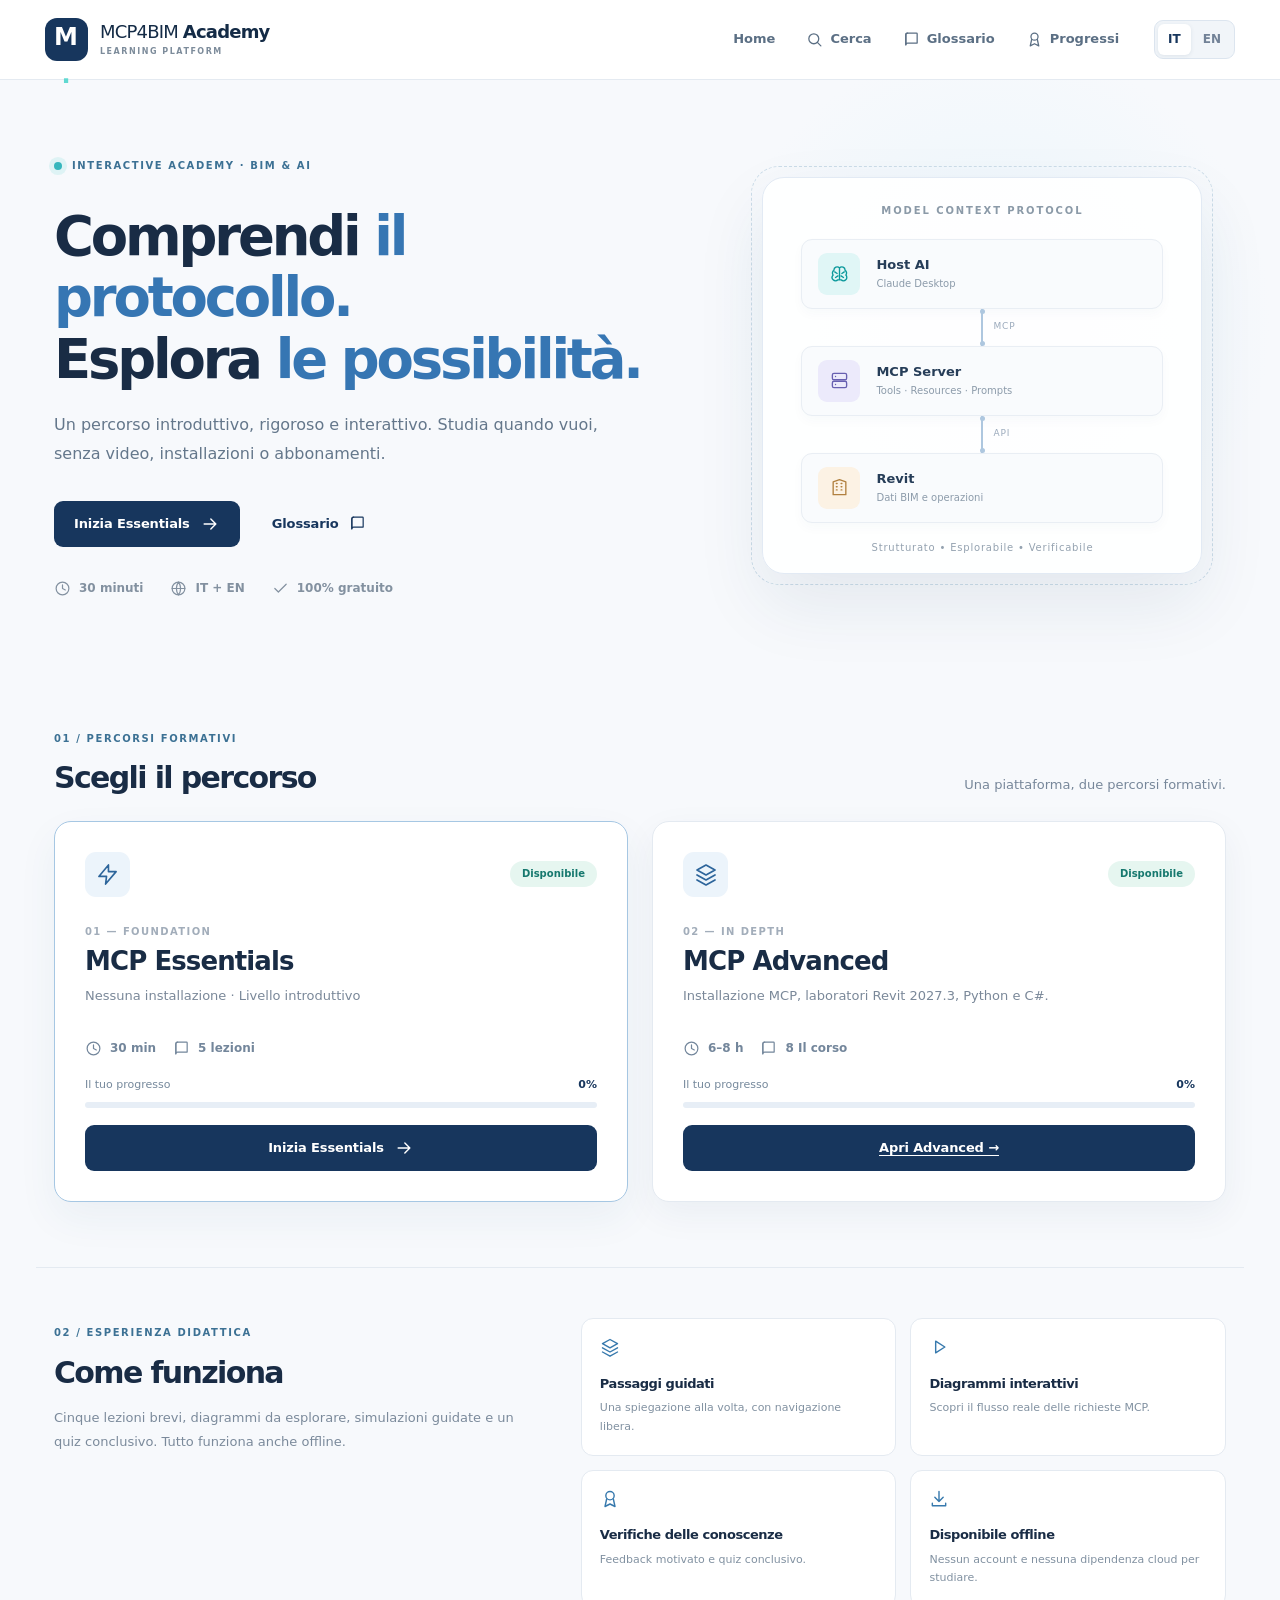
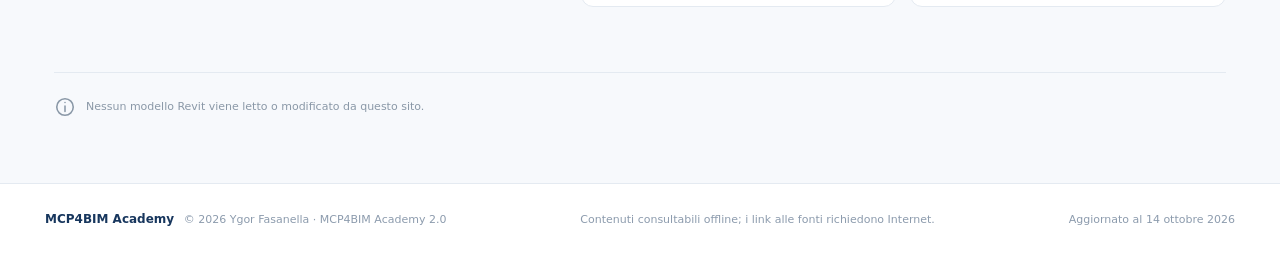
<file: index.html>
<!doctype html>
<html lang="it">
<head>
<meta charset="utf-8" />
<meta name="viewport" content="width=device-width,initial-scale=1" />
<meta name="color-scheme" content="light" />
<meta name="theme-color" content="#17365d" />
<meta name="description" content="MCP4BIM Academy Essentials e Advanced: un corso bilingue, gratuito e interattivo sul Model Context Protocol e le sue applicazioni ad Autodesk Revit. / A free bilingual interactive MCP course." />
<title>MCP4BIM Academy</title>
<style>
:root{--bg:#f7f9fc;--white:#fff;--ink:#192c45;--muted:#697a8d;--line:#e4eaf1;--navy:#17365d;--blue:#285d9b;--blue2:#3d83cc;--cyan:#36b6bd;--aqua:#e8f9fa;--soft:#eef3f9;--teal:#087c73;--purple:#7066b2;--amber:#c99243;--success:#14756c;--danger:#a84244;--shadow:0 12px 36px rgba(22,51,86,.055);--radius:16px;font-family:Inter,'Segoe UI',system-ui,-apple-system,sans-serif;color:var(--ink);background:var(--bg);font-synthesis:none}
*{box-sizing:border-box}html{scroll-behavior:smooth}body{margin:0;min-width:320px;line-height:1.6}button,input{font:inherit}button{cursor:pointer}button:disabled{cursor:not-allowed;opacity:.46}a{color:var(--blue);text-underline-offset:3px}a:hover{color:#134476}button:focus-visible,a:focus-visible,input:focus-visible,summary:focus-visible{outline:3px solid #58abc7;outline-offset:3px}svg{flex-shrink:0}p{margin:0}h1,h2,h3,h4{letter-spacing:-.035em;line-height:1.18}h1,h2,h3,h4,ul{margin-top:0}.topbar{height:80px;background:rgba(255,255,255,.97);border-bottom:1px solid var(--line);position:sticky;top:0;z-index:30;backdrop-filter:blur(20px)}.top-inner{max-width:1432px;padding:0 45px;margin:auto;height:100%;display:flex;justify-content:space-between;align-items:center}.brand{display:flex;gap:12px;align-items:center;background:none;border:0;padding:0;color:var(--ink);text-align:left}.brand-mark{width:43px;height:43px;background:var(--navy);color:white;display:grid;place-items:center;border-radius:12px;font-size:24px;font-weight:800;letter-spacing:-.13em;padding-right:4px}.brand-mark span{color:#60d9d1}.brand-text{font-size:18px;line-height:1.05;font-weight:500;letter-spacing:-.045em}.brand-text strong{font-weight:800}.brand-text small{display:block;font-size:8px;letter-spacing:.19em;color:#7d8c9b;font-weight:750;margin-top:6px}.top-right{display:flex;gap:15px;align-items:center}.nav-min{display:flex;align-items:center;gap:7px;background:transparent;border:0;padding:10px 8px;font-size:13px;font-weight:650;color:#5b6f84;border-radius:7px}.nav-min:hover,.nav-min:focus-visible{background:#f3f7fb;color:var(--navy)}.lang-switch{display:flex;border:1px solid #dce5ef;background:#f1f5f9;padding:3px;border-radius:9px;gap:2px;margin-left:12px}.lang-switch button{padding:6px 10px;border:0;border-radius:6px;background:transparent;color:#728297;font-weight:750;font-size:12px}.lang-switch .on{background:var(--white);color:var(--navy);box-shadow:0 1px 4px #14375b17}.mobile-menu{display:none;border:0;background:transparent;color:var(--navy)}.footer{border-top:1px solid var(--line);background:#fff}.footer-inner{max-width:1432px;margin:auto;padding:26px 45px;display:flex;align-items:center;justify-content:space-between;gap:15px;font-size:11px;color:#8c9bad}.footer-inner strong{color:var(--navy);font-size:12px}.footer-inner span{margin-left:6px}.home-main{max-width:1370px;margin:auto;padding:0 36px}.hero{min-height:520px;padding:72px 18px 75px;display:grid;grid-template-columns:1.12fr .88fr;gap:65px;align-items:center;position:relative}.hero:before{content:'';position:absolute;z-index:-1;top:0;right:-8vw;width:55vw;height:480px;background:radial-gradient(circle at center,#eaf6fc,#f7f9fc 65%);pointer-events:none}.eyebrow,.section-label{font-size:10px;font-weight:800;letter-spacing:.16em;color:#3c7194;display:inline-flex;align-items:center;gap:10px;text-transform:uppercase}.dot{display:inline-block;width:8px;height:8px;border-radius:50%;background:var(--cyan);box-shadow:0 0 0 5px #39c6c021}.hero h1{font-size:clamp(40px,4.25vw,61px);margin:28px 0 20px;font-weight:790;line-height:1.13;letter-spacing:-.058em}.hero h1 em{font-style:normal;color:#3676b3}.hero-content>p{font-size:16px;line-height:1.83;max-width:560px;color:#64778b}.hero-actions{display:flex;align-items:center;gap:12px;flex-wrap:wrap;margin:32px 0}.btn{border-radius:9px;padding:12px 19px;min-height:44px;border:1px solid transparent;display:inline-flex;align-items:center;justify-content:center;gap:10px;font-size:13px;font-weight:750;transition:background .15s,transform .15s;letter-spacing:-.01em}.btn:not(:disabled):active{transform:translateY(1px)}.btn-primary{background:var(--navy);color:#fff}.btn-primary:hover:not(:disabled){background:#285780}.btn-ghost{background:transparent;color:var(--navy)}.btn-ghost:hover{background:#eaf1f8}.btn-outline{border-color:#d4dfeb;background:#fff;color:var(--navy)}.btn-outline:hover:not(:disabled){border-color:#95acc4;background:#f7fafd}.btn-soft{background:#e6f5f1;color:#106c65}.btn-soft:hover{background:#d0ede7}.btn-danger{color:var(--danger);border:1px solid #f1d3d4;background:white}.btn-small{min-height:36px;padding:7px 11px;font-size:12px}.hero-metrics{display:flex;gap:27px;align-items:center;color:#8391a0;font-size:12px;font-weight:650;flex-wrap:wrap}.hero-metrics span{display:flex;gap:8px;align-items:center}.hero-visual{display:flex;align-items:center;justify-content:center;min-width:0}.connection-frame{width:min(100%,440px);border:1px solid #e2eaf4;box-shadow:0 30px 70px #193b5c16;background:rgba(255,255,255,.94);border-radius:22px;padding:25px 38px 17px;position:relative}.connection-frame:after{position:absolute;content:'';inset:-12px;z-index:-1;border:1px dashed #cbdce8;border-radius:28px}.diagram-heading{text-align:center;font-size:10px;font-weight:850;letter-spacing:.19em;color:#8b9aa8;margin:0 0 20px}.demo-chip{background:#f9fbfd;display:flex;align-items:center;gap:16px;padding:13px 16px;border:1px solid #e9eef4;border-radius:11px;box-shadow:0 5px 12px #193b5c07}.chip-ico{height:42px;width:42px;display:grid;place-items:center;border-radius:9px}.chip-ico.cyan{background:#e0f6f6;color:#0a989b}.chip-ico.purple{background:#eceafb;color:#6860b1}.chip-ico.amber{background:#fcf2e4;color:#b1803f}.demo-chip strong{display:block;font-size:13px;color:#263d58}.demo-chip small{display:block;font-size:10px;color:#8c9baa}.connector-line{height:37px;width:2px;background:#aec7df;margin:auto;position:relative}.connector-line:before,.connector-line:after{position:absolute;content:'';height:5px;width:5px;background:#aec7df;border-radius:50%;left:-1.5px}.connector-line:before{top:0}.connector-line:after{bottom:0}.connector-line span{position:absolute;left:12px;top:10px;font-size:9px;letter-spacing:.1em;color:#9baabc}.diagram-footer{text-align:center;margin-top:17px;font-size:10px;color:#94a2b0;letter-spacing:.08em}.section{padding:50px 18px 65px}.section-head{display:flex;align-items:flex-end;justify-content:space-between;gap:30px;margin-bottom:25px}.section h2{font-size:30px;letter-spacing:-.055em;margin:11px 0 0}.section-head p{color:#77879a;max-width:480px;font-size:13px}.track-grid{display:grid;grid-template-columns:1fr 1fr;gap:24px}.track-card{background:#fff;border-radius:17px;border:1px solid var(--line);padding:30px;box-shadow:var(--shadow);min-height:342px;display:flex;flex-direction:column}.track-card.selected{border-color:#a6c7e3;box-shadow:0 16px 40px #1a507a0f}.track-card.disabled{background:#f9fbfd;border-style:dashed}.track-top{display:flex;justify-content:space-between;align-items:center}.track-symbol{width:45px;height:45px;background:#ecf4fb;color:#2d659b;border-radius:11px;display:grid;place-items:center}.disabled .track-symbol{background:#eceef2;color:#8893a2}.status{font-size:10px;font-weight:750;border-radius:999px;padding:5px 12px}.available{color:#16786e;background:#e6f6f0}.soon{color:#8a91a1;background:#eef0f3}.track-heading{margin-top:20px}.track-heading span{font-size:10px;letter-spacing:.14em;color:#a2adba;font-weight:800}.track-heading h3{font-size:26px;margin:4px 0 9px}.track-card>p{color:#7a8899;font-size:13px;min-height:35px}.track-spec{display:flex;gap:17px;margin:18px 0;color:#73869b;font-size:12px;font-weight:650}.track-spec span{display:flex;align-items:center;gap:8px}.track-progress{margin-top:auto;padding-bottom:17px}.track-progress>div:first-child{display:flex;justify-content:space-between;font-size:11px;color:#76899c}.track-progress b{color:var(--navy)}.meter{height:6px;background:#e7eef6;border-radius:10px;margin-top:8px;overflow:hidden}.meter span{display:block;height:100%;background:linear-gradient(90deg,#55bfc0,#347fbb);border-radius:10px;transition:width .22s}.track-btn{width:100%}.advanced-notice{margin-top:auto;padding:17px;background:#f0f3f7;border:1px solid #e8ecf1;border-radius:10px;font-size:11px;color:#8993a1;line-height:1.7}.about-grid{border-top:1px solid var(--line);display:grid;grid-template-columns:.85fr 1.15fr;gap:50px}.about-grid>div:first-child p{font-size:13px;line-height:1.8;color:#7b8a9b;margin-top:16px}.feature-grid{display:grid;grid-template-columns:1fr 1fr;gap:14px}.feature{background:#fff;border:1px solid var(--line);padding:18px;border-radius:12px}.feature>svg{color:#3779ad}.feature h4{font-size:13px;margin:11px 0 8px}.feature p{color:#8191a1;font-size:11px;line-height:1.7}.note-section{padding-top:0}.note-section>div{border-top:1px solid var(--line);padding-top:23px;display:flex;gap:10px;color:#8a98a7;font-size:11px;align-items:center}
/* course reader */
.reader-layout{max-width:1432px;min-height:calc(100vh - 145px);display:grid;grid-template-columns:300px minmax(0,1fr);margin:auto}.sidebar{background:#fff;border-right:1px solid var(--line);padding:35px 20px 45px 28px;min-height:750px}.side-head{padding:1px 9px 22px}.side-tag{font-size:10px;letter-spacing:.13em;font-weight:800;color:#5387ad}.side-head h2{font-size:27px;margin:6px 0 3px}.side-head p{font-size:12px;color:#9aa9b6}.side-progress{background:#f5f8fb;padding:17px;border-radius:12px;margin-bottom:25px}.side-progress>div:first-child{display:flex;justify-content:space-between;align-items:center;font-size:11px;color:#8496a6}.side-progress strong{color:#315a80}.lesson-list{display:grid;gap:5px}.lesson-link{background:transparent;width:100%;border:1px solid transparent;border-radius:10px;padding:12px 10px;display:flex;align-items:flex-start;text-align:left;gap:11px;color:#536981}.lesson-link:hover{background:#f4f8fc}.lesson-link.active{border-color:#d3e4f2;background:#eef6fd;color:#184f82}.lesson-number{border:1px solid #dbe6ed;background:#fff;border-radius:7px;min-width:32px;height:32px;display:grid;place-items:center;color:#7190aa;font-size:11px;font-weight:750}.lesson-link.active .lesson-number{background:#1f5c97;color:#fff;border-color:#1f5c97}.lesson-link-text strong{display:block;font-size:12px;margin:1px 0 5px;line-height:1.45}.lesson-link-text small{font-size:10px;color:#9aa8b5}.side-footer{border-top:1px solid var(--line);margin-top:30px;padding:22px 7px;display:grid;gap:13px}.side-bottom{background:transparent;border:0;color:var(--navy);display:flex;align-items:center;gap:9px;text-align:left;font-weight:700;font-size:12px}.side-footer>span{font-size:10px;color:#a2acb8}.reading{padding:42px clamp(28px,6vw,110px) 60px;max-width:1050px;width:100%;margin:0 auto}.reader-crumb{font-size:10px;text-transform:uppercase;letter-spacing:.11em;font-weight:780;color:#8b9dad;display:flex;gap:11px;flex-wrap:wrap;align-items:center}.reader-crumb strong{color:#3c7194}.crumb-sep{color:#bfceda}.lesson-cover{padding-top:33px}.lesson-meta{display:flex;align-items:center;gap:20px;color:#6c8cac;font-size:11px;font-weight:750;letter-spacing:.06em}.lesson-meta>span:nth-child(2){display:flex;gap:5px;align-items:center}.lesson-cover h1{font-size:clamp(34px,3vw,45px);margin:14px 0 13px;line-height:1.17}.lesson-cover>p{font-size:15px;color:#7b8d9e}.learning-goals{margin-top:23px;border:1px solid #e0e8f0;border-radius:11px;background:#fff;padding:12px 18px;color:#405973}.learning-goals summary{font-size:12px;font-weight:770;cursor:pointer;display:flex;align-items:center;gap:9px;list-style:none}.learning-goals summary::-webkit-details-marker{display:none}.learning-goals ul{margin:15px 0 0 20px;padding:0;color:#698094;font-size:12px}.learning-goals li{margin:6px 0}.stepbar{border-top:1px solid var(--line);border-bottom:1px solid var(--line);margin-top:31px;padding:23px 0;display:flex;align-items:center;justify-content:space-between;gap:14px}.step-status{display:grid;gap:3px}.step-status span{font-size:10px;color:#95a4b2;text-transform:uppercase;letter-spacing:.12em;font-weight:780}.step-status strong{font-size:13px}.step-dots{display:flex;gap:7px}.step-pill{width:34px;height:34px;border-radius:8px;border:1px solid #dce5ee;background:white;color:#8a9cae;font-size:12px;font-weight:750}.step-pill:hover{background:#eaf2fa}.step-pill.current{background:var(--navy);border-color:var(--navy);color:#fff}.lesson-article{padding:43px 0 45px;min-height:420px}.step-kicker{font-size:10px;letter-spacing:.16em;color:#4790ad;font-weight:830}.lesson-article h2{margin:10px 0 26px;font-size:29px}.prose{max-width:755px}.prose>p{font-size:15px;color:#52677e;line-height:1.92;margin:0 0 21px}.prose strong{color:#213c57;font-weight:780}.prose code{font:12px/1.4 ui-monospace,SFMono-Regular,Consolas,monospace;color:#315d83;background:#ebf3fa;padding:2px 5px;border-radius:4px;word-break:break-word}.prose-list{padding-left:22px;line-height:1.83;color:#536980;font-size:14px;margin:5px 0 25px}.prose-list li{padding-left:4px;margin:9px 0}.prose-list li::marker{color:#4185bb}.callout{display:flex;gap:14px;border:1px solid #d6e8ef;background:#f0f9fa;border-radius:12px;padding:18px;margin:23px 0}.callout>div:first-child{color:#27828d;padding-top:2px}.callout strong{font-size:12px;color:#226773}.callout p{margin:5px 0 0;font-size:12px;color:#587b87;line-height:1.8}.callout.warn{background:#fff9ef;border-color:#f1dfbb}.callout.warn>div:first-child{color:#aa7736}.callout.warn strong{color:#875e30}.callout.warn p{color:#907a56}.sources-inline{margin:27px 0 8px;padding-top:14px;border-top:1px solid #e8edf3;font-size:11px;line-height:2;color:#8295a8}.sources-inline span{display:inline-flex;align-items:center;gap:6px;margin-right:7px}.sources-inline a{color:#386f9c}.lesson-bottom{border-top:1px solid var(--line);padding-top:19px}.lesson-bottom-head{display:flex;align-items:center;justify-content:space-between;margin-bottom:18px}.completion{font-size:11px;display:flex;align-items:center;gap:6px;color:#94a3b1}.completion.done{color:#1a8273;font-weight:750}.link-btn{background:none;border:0;font-size:11px;color:#7d94a9;display:flex;align-items:center;gap:7px}.lesson-controls{display:flex;gap:8px;justify-content:space-between}.right-controls{display:flex;flex-wrap:wrap;justify-content:flex-end;gap:9px}.finish-note{font-size:12px;color:#ab7337;margin-top:11px}.reader-outro{font-size:11px;color:#a0b0c1;padding-top:32px;display:flex;justify-content:space-between}.reader-outro button{border:none;background:none;color:#6288a8;font-size:11px}.checkpoint{border:1px solid #dce7f0;border-radius:12px;padding:22px;margin:28px 0;background:white}.widget-label{color:#5390ae;font-size:10px;letter-spacing:.15em;font-weight:850}.checkpoint h3{font-size:17px;line-height:1.4;margin:11px 0 16px}.choices{display:grid;gap:9px}.choice{display:flex;align-items:center;text-align:left;gap:12px;border:1px solid #dde7f0;border-radius:8px;background:#fff;padding:12px;color:#576d82;font-size:12px}.choice:hover:not(:disabled){border-color:#94bbd6;background:#f6fbff}.choice.correct{border-color:#65b6a7;background:#edfaf7;color:#126d63}.choice.wrong{border-color:#eab4b4;background:#fff6f6;color:#a1484a}.choice-letter{border:1px solid #d9e5ee;border-radius:5px;height:25px;width:25px;display:grid;place-items:center;background:white;font-size:10px;font-weight:800}.explain{border-radius:8px;padding:12px;margin-top:12px;font-size:11px;display:flex;align-items:flex-start;gap:7px}.explain.yes{background:#eefaf5;color:#16756c}.explain.no{background:#fff7f4;color:#965a40}
/* educational widgets */
.widget{border:1px solid #dbe7f0;border-radius:15px;background:#fff;overflow:hidden;margin:28px 0;box-shadow:0 8px 25px #203e5708}.widget-head{display:flex;align-items:center;justify-content:space-between;padding:15px 20px;border-bottom:1px solid #e9eff4}.widget-small{font-size:10px;color:#96a8b7;font-weight:700}.seg{display:flex;gap:4px;border-radius:9px;padding:4px;background:#eff4f9;margin:22px}.seg button{flex:1;border:0;border-radius:7px;background:none;padding:9px;color:#738da4;font-size:12px;font-weight:700}.seg button.chosen{background:white;color:#1b537e;box-shadow:0 1px 5px #21456719}.compare-layout{padding:6px 20px 26px;display:grid;grid-template-columns:1fr 35px 1fr;align-items:center;gap:12px}.compare-ask,.compare-result{background:#f6f9fc;border:1px solid #e1eaf2;border-radius:12px;padding:20px;min-height:185px}.compare-ask span,.compare-result span{display:block;color:#508cba;margin-bottom:12px}.compare-ask strong,.compare-result strong{display:block;font-size:13px;margin-bottom:8px}.compare-ask p,.compare-result p{color:#778b9e;font-size:12px;line-height:1.65}.compare-result.success{background:#eefaF5;border-color:#c4e5d8}.compare-result.success span{color:#1f9180}.compare-arrow{color:#8bafc9;display:grid;place-items:center}.widget-foot{padding:12px 20px;background:#f8fafc;color:#8ea1b2;font-size:11px;border-top:1px solid #edf1f5}.arch-chain{display:flex;padding:24px 18px;gap:8px;align-items:center;justify-content:center}.arch-node{display:flex;flex-direction:column;align-items:center;gap:8px;border-radius:11px;border:1px solid #e0e8f0;background:#f8fafc;color:#6c8196;position:relative;padding:15px 7px;min-width:0;flex:1;max-width:125px;font-size:12px;font-weight:770}.arch-node.active{background:#e8f4fb;border-color:#7db5d9;color:#1f5d8c}.arch-icon{width:35px;height:35px;border-radius:8px;background:white;display:grid;place-items:center}.arch-connector{font-size:25px;color:#9db6c9;transform:rotate(-90deg)}.active-indicator{position:absolute;bottom:0;left:27%;width:46%;height:3px;background:#3c91c0;border-radius:6px 6px 0 0}.arch-desc{margin:0 18px 20px;border-radius:10px;padding:20px;background:#f5f8fc;min-height:137px}.arch-desc small,.primitive-prompt small,.micro-label{font-size:10px;font-weight:820;letter-spacing:.13em;color:#5a97b5}.arch-desc h3{font-size:20px;margin:7px 0}.arch-desc p{font-size:12px;line-height:1.7;color:#6b8295}.primitive-prompt{margin:23px;background:#f5f9fc;padding:20px;border-radius:10px}.primitive-prompt h3{margin:10px 0 0;font-size:17px;line-height:1.5}.primitive-options{display:flex;flex-wrap:wrap;gap:8px;margin:0 22px 15px}.primitive-options button{border:1px solid #dce6ef;border-radius:8px;padding:10px 15px;background:#fff;color:#60788c;font-weight:750;font-size:12px}.primitive-options button.chosen{background:#e7f2fa;border-color:#83b8d6;color:#205b84}.primitive-options button.correct{background:#eaf9f2;border-color:#88cbb8;color:#147568}.widget-feedback{font-size:12px;margin:0 22px 12px;border-radius:8px;padding:11px}.widget-feedback.yes{background:#edf9f4;color:#168071}.widget-feedback.no{background:#fff5f2;color:#9d5b47}.widget-controls{display:flex;justify-content:space-between;align-items:center;gap:12px;padding:16px 20px;border-top:1px solid #edf1f5}.sim-timeline{display:flex;align-items:center;justify-content:space-between;padding:25px 34px;position:relative}.sim-timeline:before{content:'';position:absolute;left:54px;right:54px;height:2px;background:#dbe6ee}.sim-dot{position:relative;z-index:1;height:33px;width:33px;border-radius:50%;display:grid;place-items:center;background:#fff;border:2px solid #d9e5ee;color:#95aab9;font-size:12px;font-weight:790}.sim-dot.active{background:#1c5c96;border-color:#1c5c96;color:white;box-shadow:0 0 0 5px #e3eff9}.sim-dot.past{background:#e7f7f1;border-color:#7ac5b3;color:#218673}.sim-content{padding:22px;margin:0 22px 19px;background:#f5f8fc;border:1px solid #edf1f5;border-radius:11px}.sim-content h3{font-size:20px;margin:9px 0 11px}.sim-content p{font-size:13px;line-height:1.75;color:#6b8196}.sim-content pre{padding:16px;background:#203751;color:#e0f5fc;border-radius:7px;overflow:auto;font:12px/1.6 ui-monospace,Consolas,monospace;margin:18px 0 0;white-space:pre-wrap;overflow-wrap:anywhere}.sim-notice{font-size:10px;color:#ac895a;padding:0 20px 18px;display:flex;align-items:center;gap:7px}
/* assessment */
.quiz-section{background:white;border:1px solid #dde7f0;border-radius:14px;padding:23px;margin:26px 0}.quiz-head{display:flex;justify-content:space-between;align-items:center;border-bottom:1px solid #e8eef4;padding-bottom:15px}.quiz-head h3{margin:5px 0 0;font-size:20px}.quiz-count{font-size:14px;font-weight:790;color:#38739f;background:#eaf4fb;border-radius:8px;padding:9px 12px}.quiz-questions{margin-top:10px}.quiz-question{border:0;border-bottom:1px solid #edf1f5;padding:24px 0;margin:0;min-width:0}.quiz-question legend{font-size:14px;font-weight:780;line-height:1.5;padding:0}.quiz-question legend span{font-size:10px;color:#4d94b3;margin-right:8px;letter-spacing:.07em}.quiz-options{display:grid;gap:8px;margin-top:13px}.quiz-option{display:flex;align-items:center;gap:10px;background:#fbfcfe;border:1px solid #e5ebf0;border-radius:8px;padding:11px 13px;cursor:pointer;font-size:12px;color:#5b7287;line-height:1.55}.quiz-option:has(input:checked){border-color:#70a9cf;background:#eef7ff}.quiz-option.answer-right{background:#f0faf5;border-color:#8ac6b1;color:#167060}.quiz-option.answer-wrong{background:#fff6f6;border-color:#e6b2ad;color:#a55050}.quiz-option input{accent-color:#2e74a9;flex-shrink:0}.quiz-explain{margin-top:12px;background:#f6f9fc;border-left:3px solid #5b9dc3;border-radius:6px;padding:12px;color:#647d90;font-size:11px;line-height:1.6}.quiz-explain strong{color:#28658a}.quiz-actions{display:flex;justify-content:space-between;align-items:center;gap:15px;margin-top:24px;font-size:12px;color:#8a9eae}.quiz-result{display:flex;align-items:center;gap:20px;background:#fff6f1;border:1px solid #f1dfd3;border-radius:11px;padding:20px;margin:20px 0}.quiz-result.passed{background:#effaf5;border-color:#cde8dc}.result-score{font-size:30px;font-weight:850;letter-spacing:-.06em;color:#b46a46}.passed .result-score{color:#127c70}.quiz-result strong{font-size:14px}.quiz-result p{font-size:11px;color:#738a98;margin-top:6px}
/* utility screens */
.utility-page{max-width:850px;margin:0 auto;padding:54px 26px 100px;min-height:calc(100vh - 145px)}.back-link{border:0;background:none;display:flex;align-items:center;gap:8px;color:#487da5;font-size:12px;font-weight:750;padding:0;margin-bottom:38px}.utility-head h1{font-size:41px;margin:10px 0}.utility-head>p{font-size:14px;color:#8191a0;margin:0 0 27px}.search-wrap{display:flex;gap:13px;align-items:center;border:1px solid #dce6ef;border-radius:10px;background:white;padding:0 15px;color:#90a2b4;max-width:100%}.search-wrap:focus-within{border-color:#71add5;box-shadow:0 0 0 3px #58abc71a}.search-wrap input{border:0;outline:none;min-width:0;flex:1;height:49px;background:transparent;font-size:14px;color:var(--ink)}.search-results{margin-top:24px;display:grid;gap:12px}.search-result{border:1px solid var(--line);padding:20px 45px 20px 22px;text-align:left;background:white;border-radius:11px;position:relative}.search-result:hover{border-color:#94b9d5}.search-result>span{font-size:10px;color:#74a0bd;font-weight:760;letter-spacing:.05em}.search-result strong{display:block;font-size:15px;margin:5px 0 7px}.search-result p{font-size:12px;color:#8b9bab;line-height:1.7}.search-result>svg{position:absolute;right:19px;top:44%;color:#8dafc9}.empty-state{padding:30px;color:#8b9eaf;text-align:center;font-size:13px}.reference-list{display:grid;gap:12px}.reference-list a{display:flex;justify-content:space-between;align-items:center;background:white;border:1px solid var(--line);padding:19px;border-radius:10px;text-decoration:none;font-size:13px;font-weight:650}.reference-list a div{display:flex;align-items:center;gap:13px}.offline-hint{font-size:12px;color:#8899a7;margin-top:25px}.progress-summary{background:white;padding:30px;border:1px solid var(--line);border-radius:15px;display:flex;gap:40px;align-items:center}.progress-ring{width:154px;height:154px;flex-shrink:0;border-radius:50%;display:grid;place-items:center;background:conic-gradient(#4694b3 var(--p),#e8eef4 var(--p))}.progress-ring>div{background:white;width:130px;height:130px;border-radius:50%;display:flex;flex-direction:column;justify-content:center;align-items:center}.progress-ring strong{font-size:35px;letter-spacing:-.06em;color:#225b84}.progress-ring span{font-size:11px;color:#98a7b4}.summary-stats{display:grid;gap:14px;flex:1}.summary-stats>div{display:flex;justify-content:space-between;gap:15px;font-size:13px;border-bottom:1px solid #edf1f5;padding:3px 0 12px}.summary-stats span{color:#889aaa}.summary-stats strong{color:var(--navy)}.progress-lessons{margin:24px 0;display:grid;gap:9px}.progress-lessons>button{border:1px solid var(--line);background:white;border-radius:10px;display:flex;gap:15px;align-items:center;padding:16px 20px;text-align:left;font-size:13px}.progress-lessons>button>span:nth-child(2){flex:1;font-weight:700}.progress-lessons>button strong{font-size:11px;color:#8b9bab;font-weight:500}.progress-lessons>button>svg{color:#94a7b6}.status-round{display:grid;place-items:center;height:32px;width:32px;border-radius:50%;background:#f0f4f8;color:#8a9cae;font-size:11px;font-weight:800}.status-round.checked{background:#e2f7ee;color:#188570}.data-controls{display:flex;flex-wrap:wrap;gap:9px;margin-top:22px}.modal-backdrop{position:fixed;inset:0;z-index:60;background:#112b45a6;display:flex;align-items:center;justify-content:center;padding:20px}.modal-panel{background:white;border-radius:15px;padding:29px;max-width:625px;width:100%;max-height:min(85vh,850px);display:flex;flex-direction:column;box-shadow:0 25px 80px #122e4d35}.modal-head{display:flex;justify-content:space-between;gap:12px;margin-bottom:20px}.modal-head h2{font-size:31px;margin:7px 0}.modal-head p{font-size:12px;color:#869aac}.close-btn{border:0;background:#f1f5f9;width:35px;height:35px;display:grid;place-items:center;border-radius:9px;color:#527390}.glossary-list{overflow:auto;min-height:100px;margin-top:16px}.glossary-item{padding:14px 2px;border-bottom:1px solid #eaf0f4}.glossary-item h3{font-size:14px;margin:0 0 5px}.glossary-item p{font-size:12px;color:#728697;line-height:1.6}.toast{position:fixed;z-index:80;bottom:22px;right:23px;display:flex;align-items:center;gap:9px;padding:14px 19px;background:#203e56;color:white;box-shadow:0 12px 42px #1f344733;border-radius:9px;font-size:13px}
@media(max-width:1040px){.top-inner{padding:0 24px}.home-main{padding:0 22px}.hero{gap:25px;padding:55px 6px}.connection-frame{padding:20px}.reading{padding:35px 34px}.reader-layout{grid-template-columns:270px minmax(0,1fr)}.sidebar{padding-left:15px}.top-right{gap:6px}}
@media(max-width:790px){.topbar{height:68px}.top-inner{padding:0 17px}.brand-mark{width:38px;height:38px}.brand-text{font-size:16px}.nav-min{padding:8px}.nav-min span{display:none}.mobile-menu{display:grid;place-items:center}.lang-switch{margin-left:2px}.hero{grid-template-columns:1fr;gap:35px;padding:53px 2px 42px;min-height:0}.hero h1{font-size:43px}.hero-visual{max-width:530px;width:100%;margin:auto}.connection-frame{width:100%}.track-grid{grid-template-columns:1fr}.about-grid{grid-template-columns:1fr;gap:22px}.section{padding:40px 0 55px}.reader-layout{display:block}.sidebar{display:none;position:fixed;z-index:25;top:68px;bottom:0;left:0;width:min(320px,90vw);overflow-y:auto;border-right:1px solid #d0dbe6;box-shadow:15px 20px 40px #1b385b22}.sidebar.mobile-open{display:block}.reading{padding:28px 22px 45px}.footer-inner{padding:20px;flex-wrap:wrap}.reader-crumb{font-size:9px}.stepbar{align-items:flex-start;flex-direction:column}.lesson-article{min-height:340px}.lesson-cover h1{font-size:35px}.utility-page{padding:38px 19px 70px}}
@media(max-width:480px){.home-main{padding:0 17px}.hero h1{font-size:37px}.hero-content>p{font-size:14px}.hero-metrics{gap:12px;font-size:10px}.hero-actions .btn{width:100%}.section-head{display:block}.section h2{font-size:26px}.track-card{padding:22px}.feature-grid{grid-template-columns:1fr}.reading{padding:24px 17px 42px}.lesson-article h2{font-size:26px}.lesson-controls{align-items:stretch;flex-wrap:wrap}.right-controls{flex:1}.lesson-controls .btn{font-size:12px;padding:10px;flex:1}.compare-layout{grid-template-columns:1fr}.compare-arrow{transform:rotate(90deg)}.arch-chain{flex-wrap:wrap}.arch-node{min-width:34%}.arch-connector{display:none}.progress-summary{flex-direction:column}.progress-ring{height:128px;width:128px}.progress-ring>div{width:107px;height:107px}.modal-panel{padding:20px}.footer-inner{font-size:10px}.seg{margin:15px}.sim-timeline{padding:24px 16px}.sim-timeline:before{left:30px;right:30px}.quiz-section{padding:16px}.reader-outro{flex-direction:column;gap:10px}}
@media(prefers-reduced-motion:reduce){*,*:before,*:after{animation:none!important;scroll-behavior:auto!important;transition:none!important}}
@media print{.topbar,.sidebar,.footer,.stepbar,.lesson-bottom,.reader-outro,.interactive-slot,.checkpoint,.learning-goals,.sources-inline{display:none!important}.reader-layout{display:block}.reading{padding:0;max-width:100%}.lesson-article{padding:0}.lesson-article h2,.lesson-cover h1{color:#111}.prose p{color:#222}body{background:white}}

.prose .sim-content pre code{background:transparent;color:inherit;padding:0;font:inherit}
@media(max-width:790px){.top-right>.nav-min:first-child{display:none}.top-inner{gap:7px}.top-right{flex-shrink:0}}
@media(max-width:480px){.top-right{gap:0}.top-right>.nav-min{padding:8px 6px}.top-right>.nav-min:nth-child(4){display:none}.brand{gap:7px}.brand-text small{display:none}.brand-text{font-size:15px}.lang-switch button{padding:6px 8px}.mobile-menu{padding:6px}}

/* Keep Progress reachable on narrow screens in both course headers. */
@media(max-width:480px){.top-right>.nav-min:nth-child(2){display:none}.top-right>.nav-min:nth-child(4){display:flex}}

/* The three global Academy tools remain available in mobile navigation. */
@media(max-width:480px){.topbar .top-right>.nav-min:nth-child(2),.topbar .top-right>.nav-min:nth-child(4){display:flex}.topbar .brand-text{display:none}.topbar .top-inner{gap:4px}}

/* Reused on both Academy tracks; data is read from their existing localStorage keys. */
.academy-progress-grid{display:grid;grid-template-columns:repeat(2,minmax(0,1fr));gap:18px;margin:23px 0 29px}
.academy-progress-card{background:#fff;border:1px solid #dce5ef;border-radius:14px;padding:22px;box-shadow:0 5px 22px rgba(22,52,90,.035);min-width:0}
.academy-progress-head{display:flex;justify-content:space-between;align-items:center;gap:12px}
.academy-progress-head h2{font-size:20px;letter-spacing:-.04em;margin:4px 0 0;color:#17365d}
.academy-progress-head strong{font-size:28px;color:#17365d;white-space:nowrap;font-variant-numeric:tabular-nums}
.academy-progress-overline{font-size:10px;letter-spacing:.12em;color:#7c8fa4;font-weight:750}
.academy-course-meter{height:9px;border-radius:99px;overflow:hidden;background:#e7eef6;margin:17px 0 12px}
.academy-course-meter span{display:block;height:100%;border-radius:inherit;background:linear-gradient(90deg,#55bfc0,#347fbb);transition:width .2s}
.academy-progress-foot{display:flex;justify-content:space-between;gap:12px;flex-wrap:wrap;font-size:12px;color:#61758a}
.academy-progress-foot b{color:#17365d}
.academy-progress-note{font-size:11px;color:#687b90;margin:12px 0 0;line-height:1.5}
.academy-progress-detail-heading{font-size:20px;letter-spacing:-.03em;margin:24px 0 16px;color:#17365d}
@media(max-width:660px){.academy-progress-grid{grid-template-columns:1fr}.academy-progress-card{padding:18px}.academy-progress-head h2{font-size:19px}}

/* Cross-track Academy Search, Glossary and Advanced-style Progress page. */
body.academy-global-page #app > main,body.academy-global-page #adv-root > main,
body.academy-global-page #app > footer,body.academy-global-page #adv-root > footer{display:none!important}
body.academy-global-dialog{overflow:hidden}
#academy-global-ui{font-family:Inter,'Segoe UI',system-ui,sans-serif;color:#142b46;--ag-navy:#17365d;--ag-border:#dfe7ef;--ag-muted:#6c7e91}
#academy-global-ui *{box-sizing:border-box}
#academy-global-ui button,#academy-global-ui input{font:inherit}
#academy-global-ui button{cursor:pointer}
#academy-global-ui :focus-visible{outline:3px solid #67b6da;outline-offset:3px}
.ag-utility-page{max-width:850px;margin:0 auto;padding:54px 26px 100px;min-height:calc(100vh - 145px)}
.ag-advanced-utility{max-width:1080px;margin:auto;padding:42px 28px 100px;min-height:calc(100vh - 145px)}
.ag-back{border:0;background:none;display:flex;align-items:center;gap:8px;color:#487da5;font-size:12px!important;font-weight:750!important;padding:0!important;margin-bottom:38px;cursor:pointer}
.ag-overline{font-size:11px;letter-spacing:.16em;font-weight:800;color:#377ba7}
.ag-utility-head h1{font-size:41px;letter-spacing:-.05em;margin:10px 0 12px;line-height:1.17}
.ag-utility-head>p{font-size:14px;color:var(--ag-muted);line-height:1.7;margin:0 0 28px}
.ag-search-wrap{display:flex;align-items:center;gap:14px;padding:0 18px;background:white;border:1px solid #dce5ee;border-radius:12px;box-shadow:0 6px 20px #12304c0a;height:56px;color:#6e8498}
.ag-search-wrap:focus-within{border-color:#5e9ac5;box-shadow:0 0 0 3px #a5d1ea50}
.ag-search-wrap input{background:transparent;border:0;outline:none;flex:1;min-width:0;color:#203956;font-size:14px}
.ag-result-count{margin:23px 0 13px;color:#6a8299;font-size:12px}
.ag-search-results{display:flex;flex-direction:column;gap:9px}
.ag-search-result{display:block;position:relative;text-decoration:none;color:#142b46;border:1px solid #e0e7ef;background:#fff;border-radius:11px;padding:16px 45px 16px 18px;transition:border-color .18s,box-shadow .18s}
.ag-search-result:hover{border-color:#8abce0;box-shadow:0 7px 22px #153d5d12}
.ag-result-meta{display:flex;align-items:center;gap:10px;flex-wrap:wrap;color:#7b889a;font-size:11px;margin-bottom:7px}
.ag-course-chip{background:#eaf4fb;color:#246799;border-radius:5px;padding:4px 7px;font-size:10px;font-weight:750}
.ag-search-result strong{display:block;font-size:15px}
.ag-search-result p{font-size:12px;color:#6b7c8f;line-height:1.65;margin:7px 0 0}
.ag-result-arrow{position:absolute;right:17px;top:43%;color:#3d7da5}
.ag-empty{border:1px dashed #cbd8e3;padding:26px;border-radius:10px;color:#7a8798}
.ag-backdrop{position:fixed;inset:0;z-index:1000;background:#13294186;display:flex;align-items:center;justify-content:center;padding:24px}
.ag-modal-panel{width:min(690px,100%);max-height:min(86vh,790px);background:#fff;border-radius:18px;padding:27px 30px 18px;box-shadow:0 30px 95px #112b4690;display:flex;flex-direction:column;min-height:0}
.ag-modal-head{display:flex;align-items:flex-start;justify-content:space-between;gap:14px;margin-bottom:20px}
.ag-modal-head h2{font-size:31px;letter-spacing:-.055em;margin:6px 0 8px}
.ag-modal-head p{margin:0;color:#6c7e90;font-size:13px;line-height:1.6}
.ag-modal-close{display:grid;place-items:center;background:#f0f5f9;border:0;border-radius:9px;width:37px;height:37px;flex-shrink:0;color:#31516d}
.ag-modal-panel .ag-search-wrap{flex-shrink:0;height:49px}
.ag-glossary-list{overflow-y:auto;min-height:0;flex:1;padding:8px 1px 12px;margin-top:12px}
.ag-term{padding:16px 3px;border-bottom:1px solid #edf0f4}
.ag-term h3{margin:0 0 6px;font-size:14px;color:#173c5d}
.ag-term p{margin:0;color:#60768a;font-size:13px;line-height:1.6}
.ag-advanced-utility h1{font-size:36px;letter-spacing:-.045em;margin:10px 0 14px}
.ag-advanced-utility>.ag-progress-intro{color:#64768b;font-size:14px;line-height:1.7;max-width:850px;margin:0 0 25px}
.ag-tabs{display:flex;gap:8px;background:#eef3f9;padding:6px;border:1px solid #dfe7ef;border-radius:12px;margin:18px 0 29px;max-width:510px}
.ag-tabs button{flex:1;border:0;border-radius:9px;background:transparent;color:#60758b;font-size:13px;font-weight:750;padding:12px 16px}
.ag-tabs button[aria-selected="true"]{background:#fff;color:#193f68;box-shadow:0 2px 9px #16375d16}
.ag-detail-heading{font-size:23px;letter-spacing:-.035em;margin:24px 0 17px}
.ag-progress-grid{display:grid;grid-template-columns:repeat(3,minmax(0,1fr));gap:11px;margin-bottom:25px}
.ag-progress-stat{background:#fff;border:1px solid var(--ag-border);border-radius:12px;padding:16px}
.ag-progress-stat b{display:block;font-size:25px;color:#173e6b;line-height:1.3}
.ag-progress-stat span{font-size:11px;color:#688196}
.ag-util-card{background:#fff;border:1px solid var(--ag-border);border-radius:12px;padding:22px;margin-bottom:22px}
.ag-util-card h2{font-size:18px;letter-spacing:-.02em;margin:0 0 13px}
.ag-util-card p.ag-helper{font-size:13px;color:#6b8093;line-height:1.6;margin:9px 0 16px}
.ag-actions{display:flex;gap:8px;flex-wrap:wrap}
.ag-button{padding:10px 15px;border:1px solid #d5e2ed;border-radius:8px;background:#f5f9fc;color:#315b7d;font-size:12px;font-weight:700}
.ag-button:hover{background:#e9f1f8}
.ag-progress-module{display:block;padding:14px 16px;border:1px solid #e2e9ef;border-radius:8px;background:#fbfdff;margin:8px 0;color:inherit;text-decoration:none}
.ag-progress-module:hover{border-color:#a1c9e2;background:#f7fbff}
.ag-progress-module b{display:block;color:#1e436c;font-size:14px;margin-bottom:5px}
.ag-progress-module small{display:block;color:#6f8497;font-size:12px}
.ag-notice{margin-top:15px;border-radius:8px;background:#fff4e6;color:#825100;padding:14px;font-size:13px}
@media(max-width:640px){.ag-utility-page,.ag-advanced-utility{padding:30px 17px 70px}.ag-utility-head h1,.ag-advanced-utility h1{font-size:29px}.ag-back{margin-bottom:27px}.ag-modal-panel{padding:22px 18px 12px}.ag-backdrop{padding:12px}.ag-modal-head h2{font-size:25px}.ag-progress-grid{grid-template-columns:1fr 1fr}.ag-progress-stat:last-child{grid-column:1/-1}.ag-tabs{max-width:none}.ag-tabs button{padding:12px 8px}}
@media(prefers-reduced-motion:reduce){.ag-search-result{transition:none}}
@media print{#academy-global-ui .ag-back,#academy-global-ui .ag-tabs,#academy-global-ui .ag-actions{display:none!important}}

/* Large, selectable course cards: same visual vocabulary as the two-course overview. */
.ag-course-tabs{display:grid;grid-template-columns:repeat(2,minmax(0,1fr));gap:24px;margin:23px 0 34px}
.ag-course-tab{font-family:inherit;text-align:left;background:#fff;border:1px solid #d6e3ef;color:#122f54;border-radius:20px;padding:28px 31px;min-height:249px;width:100%;box-shadow:0 8px 22px #15345408;transition:border-color .15s,box-shadow .15s}
.ag-course-tab:hover{border-color:#7eb5d4;box-shadow:0 10px 28px #17375d12}
.ag-course-tab.is-active{border-color:#4797c4;box-shadow:0 0 0 2px #4797c42b,0 12px 27px #14385b12}
.ag-course-head{display:flex;justify-content:space-between;align-items:center;gap:14px;margin:0 0 23px}
.ag-course-overline{font-size:12px;font-weight:800;letter-spacing:.13em;color:#8094aa}
.ag-course-head h2{font-size:25px;letter-spacing:-.04em;color:#113966;margin:13px 0 0}
.ag-course-percent{font-size:38px;font-weight:800;line-height:1;color:#123967;white-space:nowrap}
.ag-course-meter{height:13px;background:#e4ebf3;border-radius:50px;overflow:hidden}
.ag-course-meter span{height:100%;display:block;background:linear-gradient(90deg,#54c0bc,#3587bd);border-radius:50px;transition:width .2s}
.ag-course-foot{display:flex;justify-content:space-between;gap:12px;margin-top:21px;color:#577493;font-size:13px}
.ag-course-foot b{color:#123a68}
.ag-course-note{color:#65809b;font-size:12px;margin:18px 0 0}
@media(max-width:720px){.ag-course-tabs{grid-template-columns:1fr;gap:15px}.ag-course-tab{min-height:0;padding:22px}.ag-course-percent{font-size:32px}.ag-course-head h2{font-size:22px}.ag-course-foot{font-size:12px;flex-wrap:wrap}}
@media print{#academy-global-ui .ag-course-tabs{display:grid!important}}

/* Same top navigation bar as the main Academy site, with Advanced routing. */
.topbar{height:80px;background:rgba(255,255,255,.97);border-bottom:1px solid var(--line);position:sticky;top:0;z-index:30;backdrop-filter:blur(20px)}
.topbar .top-inner{max-width:1432px;padding:0 45px;margin:auto;height:100%;display:flex;justify-content:space-between;align-items:center}
.topbar .brand{display:flex;gap:12px;align-items:center;background:none;border:0;padding:0;color:var(--ink);text-align:left}
.topbar .brand-mark{width:43px;height:43px;background:var(--navy);color:white;display:grid;place-items:center;border-radius:12px;font-size:24px;font-weight:800;letter-spacing:-.13em;padding-right:4px}
.topbar .brand-mark span{color:#60d9d1}
.topbar .brand-text{font-size:18px;line-height:1.05;font-weight:500;letter-spacing:-.045em}
.topbar .brand-text strong{font-weight:800}
.topbar .brand-text small{display:block;font-size:8px;letter-spacing:.19em;color:#7d8c9b;font-weight:750;margin-top:6px}
.topbar .top-right{display:flex;gap:15px;align-items:center}
.topbar .nav-min{display:flex;align-items:center;gap:7px;background:transparent;border:0;padding:10px 8px;font-size:13px;font-weight:650;color:#5b6f84;border-radius:7px}
.topbar .nav-min:hover,.topbar .nav-min:focus-visible{background:#f3f7fb;color:var(--navy)}
.topbar .lang-switch{display:flex;border:1px solid #dce5ef;background:#f1f5f9;padding:3px;border-radius:9px;gap:2px;margin-left:12px}
.topbar .lang-switch button{padding:6px 10px;border:0;border-radius:6px;background:transparent;color:#728297;font-weight:750;font-size:12px}
.topbar .lang-switch .on{background:var(--white);color:var(--navy);box-shadow:0 1px 4px #14375b17}
.topbar .mobile-menu{display:none;border:0;background:transparent;color:var(--navy)}
.topbar .brand{cursor:pointer;text-decoration:none;white-space:nowrap;color:#142b46}
.topbar .nav-min{cursor:pointer;text-decoration:none}
.topbar .lang-switch button{cursor:pointer}
@media(max-width:1040px){.topbar .top-inner{padding:0 24px}.topbar .top-right{gap:6px}}
@media(max-width:790px){.topbar{height:68px}.topbar .top-inner{padding:0 17px}.topbar .brand-mark{width:38px;height:38px}.topbar .brand-text{font-size:16px}.topbar .nav-min{padding:8px}.topbar .nav-min span{display:none}.topbar .mobile-menu{display:grid;place-items:center}.topbar .lang-switch{margin-left:2px}.topbar .top-right>.nav-min:first-child{display:none}.topbar .top-inner{gap:7px}.topbar .top-right{flex-shrink:0}}
@media(max-width:480px){.topbar .top-right{gap:0}.topbar .top-right>.nav-min{padding:8px 6px}.topbar .top-right>.nav-min:nth-child(4){display:none}.topbar .brand{gap:7px}.topbar .brand-text small{display:none}.topbar .brand-text{font-size:15px}.topbar .lang-switch button{padding:6px 8px}.topbar .mobile-menu{padding:6px}}
@media print{.topbar{display:none!important}}

@media(max-width:480px){.topbar .top-right>.nav-min:nth-child(2){display:none}.topbar .top-right>.nav-min:nth-child(4){display:flex}}
.topbar .brand-text strong{font-size:inherit}

/* Match the Essentials brand sizing and flex shrinking on compact devices. */
.topbar .brand{white-space:normal}
.topbar .brand strong{letter-spacing:inherit}

/* Keep Search, Glossary and Progress equally accessible on both tracks. */
@media(max-width:480px){.topbar .top-right>.nav-min:nth-child(2),.topbar .top-right>.nav-min:nth-child(4){display:flex}.topbar .brand-text{display:none}.topbar .top-inner{gap:4px}}

</style>
</head>
<body>
<div id="app"></div>
<noscript>This learning platform requires JavaScript. / Questa piattaforma didattica richiede JavaScript.</noscript>
<script>
/* MCP4BIM Academy — educational content. All lesson IDs are locale-independent. */
const ACADEMY_DATA = {
  version: '1.0.0',
  updated: '2026-10-13',
  sources: [
    { id:'mcp', title:'Model Context Protocol — official specification', url:'https://modelcontextprotocol.io/specification/2026-07-28' },
    { id:'arch', title:'MCP — architecture', url:'https://modelcontextprotocol.io/docs/learn/architecture' },
    { id:'tools', title:'MCP — tools specification', url:'https://modelcontextprotocol.io/specification/2026-07-28/server/tools' },
    { id:'autodesk', title:'Autodesk — Revit Public MCP Server', url:'https://help.autodesk.com/view/ADSKMCP/ENU/?guid=ADSKMCP_RevitMcp_revit_mcp_server_html' },
    { id:'setup', title:'Autodesk — Setting Up Revit Public MCP Server', url:'https://help.autodesk.com/view/ADSKMCP/ENU/?guid=ADSKMCP_RevitMcp_setting_up_revit_mcp_server_html' }
  ],
  glossary: [
    { term:'MCP', it:'Model Context Protocol: standard aperto per collegare applicazioni AI a strumenti e dati esterni tramite interfacce definite.', en:'Model Context Protocol: an open standard connecting AI applications to external tools and data through defined interfaces.' },
    { term:'Host', it:'Applicazione che ospita l’esperienza AI e gestisce i collegamenti MCP, ad esempio un’app desktop compatibile.', en:'The application hosting the AI experience and managing MCP connections, such as a compatible desktop app.' },
    { term:'Client', it:'Componente dell’Host che dialoga con un server MCP specifico; non coincide necessariamente con il modello AI.', en:'A component within the host that communicates with a specific MCP server; not necessarily the AI model itself.' },
    { term:'Server', it:'Programma che espone funzionalità o dati mediante MCP e gestisce le richieste del client.', en:'A program exposing functions or data through MCP and handling client requests.' },
    { term:'Tool', it:'Operazione richiamabile attraverso MCP, descritta da nome, parametri e schema.', en:'A callable operation exposed through MCP, described by a name, parameters, and a schema.' },
    { term:'Resource', it:'Contenuto consultabile mediante un URI, reso disponibile da un server.', en:'Readable content identified by a URI and exposed by a server.' },
    { term:'Prompt', it:'Modello di istruzioni riutilizzabile che un server può esporre a un client.', en:'A reusable instruction template that a server can expose to a client.' },
    { term:'Discovery', it:'Procedura con cui un client scopre capacità e strumenti pubblicati da un server.', en:'The process through which a client discovers a server’s capabilities and tools.' },
    { term:'JSON-RPC', it:'Formato di messaggistica strutturata utilizzato dal livello dati di MCP per richieste e risposte.', en:'A structured messaging format used by the MCP data layer for requests and responses.' },
    { term:'STDIO', it:'Trasporto locale che utilizza input e output standard di un processo avviato dal client.', en:'A local transport using the standard input and output of a client-launched process.' },
    { term:'Streamable HTTP', it:'Trasporto MCP basato su richieste HTTP a un endpoint del server.', en:'An MCP transport based on HTTP requests to a server endpoint.' },
    { term:'Revit API', it:'Interfaccia di programmazione di Autodesk Revit per accedere agli elementi e alle funzionalità dell’applicazione.', en:'Autodesk Revit’s programming interface for accessing application elements and operations.' },
    { term:'Read-only', it:'Modalità che permette di leggere informazioni senza modificare il modello.', en:'A mode that permits reading information without changing the model.' }
  ],
  lessons: [
    {
      id:'e1', mins:5, title:{it:'Che cos’è MCP?',en:'What is MCP?'}, subtitle:{it:'Perché collegare l’AI agli strumenti esterni',en:'Why connect AI to external tools'},
      goals:{it:['Distinguere tra spiegare ed eseguire un’operazione','Definire il ruolo dello standard MCP','Riconoscere opportunità e limiti'],en:['Distinguish explaining from executing an action','Define what the MCP standard does','Recognize opportunities and limitations']},
      steps:[
        {id:'e1s1',title:{it:'Il problema da risolvere',en:'The problem we need to solve'},blocks:{
          it:[{type:'p',text:'Immagina di chiedere a un assistente AI: **«Quante pareti ci sono nel mio modello Revit aperto?»**. Senza un collegamento al progetto, l’assistente può spiegarti come contare le pareti, suggerire un abaco o scrivere codice, ma **non può conoscere il numero reale**.'},{type:'p',text:'Per ottenere quel dato deve raggiungere il programma che lo possiede, eseguire un’operazione e ricevere un risultato attendibile. Il problema non è soltanto comprendere il linguaggio naturale: è **collegare due sistemi**.'},{type:'note',title:'Idea chiave',text:'Una risposta ben scritta non equivale a un dato effettivamente letto dal modello BIM.'}],
          en:[{type:'p',text:'Imagine asking an AI assistant: **“How many walls are in my open Revit model?”** Without a connection to your project, the assistant can explain how to count walls, suggest a schedule or write code, but **cannot know the actual count**.'},{type:'p',text:'To obtain that value, it must reach the application holding the data, execute an operation, and receive a trustworthy result. The challenge is not just understanding language: it is **connecting two systems**.'},{type:'note',title:'Key idea',text:'A well-written answer is not the same as data actually retrieved from the BIM model.'}]
        }},
        {id:'e1s2',title:{it:'La definizione di MCP',en:'Defining MCP'},blocks:{
          it:[{type:'p',text:'**Model Context Protocol (MCP)** è uno standard aperto che definisce come un’applicazione possa rendere disponibili strumenti e informazioni a un’altra applicazione, spesso un assistente AI. Consente di scoprire capacità, invocare funzioni e scambiare risultati attraverso messaggi strutturati.'},{type:'p',text:'MCP **non è un modello linguistico**, non è un’applicazione di progettazione e non sostituisce le API di Revit. È la convenzione che permette di comunicare con strumenti già implementati.'},{type:'bullets',items:['Il **client** invia richieste attraverso MCP.','Il **server** espone strumenti e dati.','Il **software esterno** conserva la propria logica e i propri dati.']},{type:'source',ids:['mcp','arch']}],
          en:[{type:'p',text:'**Model Context Protocol (MCP)** is an open standard defining how an application exposes tools and information to another application, often an AI assistant. It supports capability discovery, function calls, and structured responses.'},{type:'p',text:'MCP is **not a language model**, not a design application, and not a replacement for the Revit API. It is the convention used to communicate with capabilities that software already implements.'},{type:'bullets',items:['A **client** sends MCP requests.','A **server** exposes tools and data.','The **external application** retains its own logic and data.']},{type:'source',ids:['mcp','arch']}]
        }},
        {id:'e1s3',title:{it:'Con e senza MCP',en:'With and without MCP'},blocks:{
          it:[{type:'p',text:'Il vantaggio si comprende meglio confrontando la stessa domanda in due situazioni. Usa il selettore qui sotto: è una **simulazione**, non un collegamento a un’AI o a Revit.'},{type:'interactive',widget:'comparison'},{type:'note',title:'Attenzione',text:'Anche quando è disponibile MCP, l’AI può sbagliare la scelta del Tool o interpretare male il risultato. Il dato deve essere verificabile.'}],
          en:[{type:'p',text:'The difference becomes clearer if we compare the same question in two settings. Try the switch below: this is a **simulation**, not an active connection to an AI model or Revit.'},{type:'interactive',widget:'comparison'},{type:'note',title:'Remember',text:'Even with MCP, an AI model may choose the wrong tool or misinterpret its output. The result must remain verifiable.'}]
        }},
        {id:'e1s4',title:{it:'Dove si può utilizzare?',en:'Where can it be used?'},blocks:{
          it:[{type:'p',text:'L’utilità di MCP non si limita al BIM. Un assistente può, tramite server appropriati, interrogare un database, consultare documenti, interagire con strumenti di sviluppo o leggere dati da un modello digitale.'},{type:'bullets',items:['**Documenti:** individuare informazioni in un archivio.','**Database:** eseguire query controllate.','**Sviluppo software:** ispezionare un progetto o avviare test.','**BIM:** recuperare elementi e parametri da Revit.']},{type:'p',text:'Le funzionalità non sono automatiche: dipendono da ciò che **quel particolare server** ha implementato e dai permessi concessi.'}],
          en:[{type:'p',text:'MCP is not limited to BIM. Through suitable servers, an assistant may query a database, read documents, interact with developer tools, or access data from a digital model.'},{type:'bullets',items:['**Documents:** locate information in an archive.','**Databases:** run controlled queries.','**Software development:** inspect a project or run tests.','**BIM:** retrieve Revit elements and parameters.']},{type:'p',text:'These capabilities are not automatic: they depend on what **that specific server** implements and what permissions it has.'}]
        }},
        {id:'e1s5',title:{it:'Cosa ricordare',en:'What to remember'},blocks:{
          it:[{type:'p',text:'MCP è un **ponte standardizzato** fra un’applicazione che vuole usare strumenti e un programma che li rende disponibili. Non trasforma magicamente un LLM in un esperto onnisciente del progetto: apre un canale esplicito per richiedere operazioni.'},{type:'checkpoint',question:'Un MCP Server contiene necessariamente un modello AI?',options:['Sì, sempre','No, può esporre Tools e dati senza contenere un LLM'],correct:1,feedback:'Il server può essere un normale programma che esegue funzioni deterministiche.'}],
          en:[{type:'p',text:'MCP is a **standardized bridge** between an application seeking tools and a program offering them. It does not magically turn an LLM into an all-knowing expert on your project: it opens an explicit channel for requesting operations.'},{type:'checkpoint',question:'Must an MCP server contain an AI model?',options:['Yes, always','No; it can expose tools and data without an LLM'],correct:1,feedback:'A server may simply be a regular program executing deterministic functions.'}]
        }}
      ]
    },
    {
      id:'e2',mins:7,title:{it:'Come funziona MCP?',en:'How does MCP work?'},subtitle:{it:'Host, Client, Server e flusso delle richieste',en:'Host, Client, Server, and request flow'},
      goals:{it:['Identificare Host, Client e Server','Seguire una chiamata dall’utente al risultato','Comprendere l’idea di comunicazione strutturata'],en:['Identify Host, Client, and Server','Follow a call from user to result','Understand structured communication']},
      steps:[
        {id:'e2s1',title:{it:'I tre protagonisti',en:'The three main roles'},blocks:{
          it:[{type:'p',text:'Un’architettura MCP comprende un **Host**, uno o più **Client** gestiti dall’Host e uno o più **Server**. Per esempio, Claude Desktop può agire da Host; un suo client MCP può collegarsi al server locale per Revit.'},{type:'bullets',items:['**Host:** applicazione in cui lavori con l’AI e gestisci le connessioni.','**Client:** componente che dialoga con uno specifico server.','**Server:** programma che pubblica strumenti o risorse.']},{type:'p',text:'Non confondere il **Client** con l’LLM: il modello interpreta richieste, mentre il client implementa la comunicazione con il server.'}],
          en:[{type:'p',text:'An MCP architecture consists of a **Host**, one or more **Clients** managed by that host, and one or more **Servers**. For example, Claude Desktop can be the host, while one of its MCP clients connects to a local server for Revit.'},{type:'bullets',items:['**Host:** the application where you interact with AI and manage connections.','**Client:** the component communicating with a specific server.','**Server:** the program publishing tools or resources.']},{type:'p',text:'Do not confuse the **Client** with the LLM: the model interprets requests, while the client implements communication with the server.'}]
        }},
        {id:'e2s2',title:{it:'Esplora l’architettura',en:'Explore the architecture'},blocks:{
          it:[{type:'p',text:'Seleziona i componenti dello schema per visualizzarne responsabilità e confini. L’applicazione esterna (Revit) non è formalmente un quarto ruolo MCP: è il sistema che il server integra.'},{type:'interactive',widget:'architecture'},{type:'source',ids:['arch']}],
          en:[{type:'p',text:'Select components in the diagram to inspect their responsibilities and boundaries. The external application (Revit) is not a fourth MCP role: it is the system integrated by the server.'},{type:'interactive',widget:'architecture'},{type:'source',ids:['arch']}]
        }},
        {id:'e2s3',title:{it:'Dalla domanda alla risposta',en:'From question to answer'},blocks:{
          it:[{type:'p',text:'Una richiesta pratica attraversa più fasi. Prima il client scopre quali capacità sono disponibili; poi l’AI sceglie, se appropriato, uno strumento. Il client invia una richiesta al server; quest’ultimo esegue l’operazione e restituisce i dati. Infine l’AI li interpreta.'},{type:'bullets',items:['1. L’utente formula una domanda.','2. L’Host dispone della descrizione dei Tools.','3. Il modello sceglie uno strumento e propone gli argomenti.','4. Il client invia la chiamata; il server esegue.','5. Il risultato ritorna all’Host e viene presentato.']},{type:'note',title:'Distinzione importante',text:'Il server esegue l’azione; il modello AI sceglie e interpreta. Non sono lo stesso componente.'}],
          en:[{type:'p',text:'A real request passes through several stages. The client discovers available capabilities; the AI selects a suitable tool, if needed. The client sends a request to the server, which performs the action and returns data. Finally, the AI interprets that result.'},{type:'bullets',items:['1. The user asks a question.','2. The host has descriptions of available tools.','3. The model selects a tool and proposes arguments.','4. The client sends a call; the server performs it.','5. The result returns to the host and is presented.']},{type:'note',title:'Important distinction',text:'The server executes the action; the AI model selects and interprets it. They are different components.'}]
        }},
        {id:'e2s4',title:{it:'Come viaggiano i messaggi',en:'How messages travel'},blocks:{
          it:[{type:'p',text:'MCP utilizza messaggi strutturati basati su **JSON-RPC**. Per trasportarli può utilizzare, tra le altre modalità, **STDIO** per processi locali oppure **Streamable HTTP** attraverso una rete.'},{type:'p',text:'Nel caso del server ufficiale Revit, Autodesk documenta una connessione locale STDIO. Questo significa che il client comunica con un programma eseguito sul computer dell’utente, non direttamente con un server pubblico su Internet.'},{type:'note',title:'Privacy',text:'Server locale non significa necessariamente dati confinati al PC: un client con LLM cloud può inviare al proprio servizio dati restituiti dagli strumenti.'},{type:'source',ids:['mcp','autodesk']}],
          en:[{type:'p',text:'MCP uses structured messages based on **JSON-RPC**. Messages can be carried through transports such as **STDIO** for local processes or **Streamable HTTP** over a network.'},{type:'p',text:'Autodesk documents a local STDIO connection for the official Revit server. The client communicates with a program running on the user’s machine, not directly with a public Internet server.'},{type:'note',title:'Privacy',text:'A local server does not automatically mean all data stays on the PC: a cloud-based LLM client may transmit information returned by tools to its service.'},{type:'source',ids:['mcp','autodesk']}]
        }},
        {id:'e2s5',title:{it:'Riconosci i ruoli',en:'Identify the roles'},blocks:{
          it:[{type:'p',text:'Verifichiamo l’architettura con una domanda semplice. Considera che l’utente sta usando Claude Desktop per interrogare un modello RVT.'},{type:'checkpoint',question:'Quale componente espone le funzioni che permettono di leggere i dati del modello?',options:['MCP Server','LLM','Il testo del prompt'],correct:0,feedback:'È il server MCP a pubblicare strumenti; l’integrazione sottostante interagisce con Revit.'},{type:'p',text:'Nel prossimo modulo vedremo **che cosa** il server può esporre: Tools, Resources e Prompts.'}],
          en:[{type:'p',text:'Let us test the architecture with one question. Imagine a user asking Claude Desktop to inspect an RVT model.'},{type:'checkpoint',question:'Which component exposes the operations for reading model data?',options:['MCP server','LLM','The prompt text'],correct:0,feedback:'The MCP server publishes tools; the underlying integration communicates with Revit.'},{type:'p',text:'Next, we will explore **what** a server can publish: Tools, Resources, and Prompts.'}]
        }}
      ]
    },
    {
      id:'e3',mins:5,title:{it:'Tools, Resources e Prompts',en:'Tools, Resources, and Prompts'},subtitle:{it:'Le tre funzionalità fondamentali esposte dai server',en:'Three core capabilities servers can expose'},
      goals:{it:['Distinguere Tools, Resources e Prompts','Riconoscere esempi concreti','Capire che non tutti i server offrono tutto'],en:['Distinguish tools, resources, and prompts','Recognize real examples','Understand that not all servers offer everything']},
      steps:[
        {id:'e3s1',title:{it:'Tools: eseguire operazioni',en:'Tools: perform operations'},blocks:{
          it:[{type:'p',text:'Un **Tool** è una funzione esposta dal server e richiamabile da un client. Ha un nome, una descrizione e uno schema degli argomenti. Può leggere dati, eseguire calcoli o — se progettato per farlo e autorizzato — modificare informazioni.'},{type:'p',text:'Esempio concettuale: un Tool `count_elements(category)` potrebbe restituire il numero di elementi di una categoria BIM. Il nome è **inventato per la lezione** e non identifica uno specifico Tool Autodesk.'},{type:'note',title:'Non basta chiedere',text:'Un prompt non può aggiungere magicamente un Tool che il server non implementa.'},{type:'source',ids:['tools']}],
          en:[{type:'p',text:'A **Tool** is a server function callable by a client. It has a name, a description, and an argument schema. It may read data, compute results or — if implemented and authorized — modify information.'},{type:'p',text:'Conceptual example: `count_elements(category)` could return the number of BIM elements in a category. This name is **invented for teaching**; it is not a named Autodesk tool.'},{type:'note',title:'A prompt is not enough',text:'A prompt cannot magically add a tool that the server has not implemented.'},{type:'source',ids:['tools']}]
        }},
        {id:'e3s2',title:{it:'Resources: consultare contenuti',en:'Resources: read content'},blocks:{
          it:[{type:'p',text:'Una **Resource** rappresenta un contenuto che il server rende consultabile tramite un identificatore URI. Può essere una descrizione, un file, un documento o un’altra informazione resa disponibile in modo strutturato.'},{type:'p',text:'Per esempio, un server costruito su misura potrebbe esporre `bim://project/summary` per fornire un riepilogo del progetto. Anche questo URI è **dimostrativo**.'},{type:'p',text:'Il punto centrale è la differenza tra **richiamare un’operazione** (Tool) e **consultare un contenuto identificato** (Resource).'}],
          en:[{type:'p',text:'A **Resource** represents content a server makes readable through a URI identifier. This could be a description, file, document, or other structured information.'},{type:'p',text:'For example, a custom-built server might expose `bim://project/summary` as a project summary. This URI is also **illustrative**.'},{type:'p',text:'The key distinction is between **calling an operation** (Tool) and **reading identified content** (Resource).'}]
        }},
        {id:'e3s3',title:{it:'Prompts: istruzioni riutilizzabili',en:'Prompts: reusable instructions'},blocks:{
          it:[{type:'p',text:'Un **Prompt** MCP è un modello di messaggio riutilizzabile che il server può pubblicare. Può aiutare a guidare una specifica attività, eventualmente accettando argomenti.'},{type:'p',text:'Per esempio, un server didattico potrebbe offrire il prompt “Analizza la completezza informativa del progetto” come schema per impostare un’attività di controllo. Questa possibilità dipende dall’implementazione del server.'},{type:'note',title:'Ricorda',text:'Tools, Resources e Prompts sono categorie previste dal protocollo, ma un server concreto può implementarne soltanto alcune.'}],
          en:[{type:'p',text:'An MCP **Prompt** is a reusable message template that a server can publish. It can guide a specific activity and may accept parameters.'},{type:'p',text:'For instance, a teaching server could offer “Review the project’s information completeness” as a template for a checking task. Whether this exists depends on that server’s implementation.'},{type:'note',title:'Remember',text:'Tools, Resources, and Prompts are protocol capabilities, but a real server may implement only some of them.'}]
        }},
        {id:'e3s4',title:{it:'Riconosci la funzionalità',en:'Match the capability'},blocks:{
          it:[{type:'p',text:'Per ciascun esempio, seleziona se rappresenta un Tool, una Resource o un Prompt. Riceverai subito un feedback motivato.'},{type:'interactive',widget:'primitives'}],
          en:[{type:'p',text:'For each scenario, choose whether it represents a Tool, Resource, or Prompt. You will receive explanatory feedback immediately.'},{type:'interactive',widget:'primitives'}]
        }},
        {id:'e3s5',title:{it:'Capacità e autorizzazioni',en:'Capabilities and permissions'},blocks:{
          it:[{type:'p',text:'Scoprire un Tool non significa avere il permesso di utilizzarlo indiscriminatamente. La disponibilità dipende da configurazione, autorizzazioni e regole del sistema ospitante. È particolarmente importante distinguere operazioni **read-only** da operazioni di **scrittura**.'},{type:'p',text:'Quando si lavora su documenti o modelli reali è buona pratica iniziare dalla lettura, ispezionare i risultati e confermare consapevolmente eventuali modifiche.'}],
          en:[{type:'p',text:'Discovering a Tool does not mean it can be used without restrictions. Availability depends on configuration, permissions, and rules enforced by the host environment. Distinguishing **read-only** actions from **write** actions is particularly important.'},{type:'p',text:'With real documents or models, a good practice is to start with reading, inspect outputs, and consciously authorize any changes.'}]
        }}
      ]
    },
    {
      id:'e4',mins:8,title:{it:'MCP applicato a Revit',en:'MCP applied to Revit'},subtitle:{it:'Dal linguaggio naturale ai dati del modello BIM',en:'From natural language to BIM model data'},
      goals:{it:['Spiegare il collegamento MCP–Revit API','Conoscere le capacità principali e i prerequisiti','Seguire una simulazione realistica senza modificare file'],en:['Explain the MCP–Revit API connection','Know main capabilities and prerequisites','Follow a realistic simulation without modifying files']},
      steps:[
        {id:'e4s1',title:{it:'Revit, API e MCP',en:'Revit, API, and MCP'},blocks:{
          it:[{type:'p',text:'Revit contiene oggetti BIM, geometrie e informazioni. La **Revit API** permette a software e add-in di interagire programmaticamente con tali dati. Un server MCP rende disponibili **alcune operazioni implementate** a un client AI, tramite il protocollo MCP.'},{type:'p',text:'Non bisogna pensare a MCP come a una nuova Revit API: è un **livello di collegamento** fra l’applicazione AI e strumenti che interagiscono con Revit.'},{type:'note',title:'Caso reale',text:'I server MCP ufficiali Autodesk sono disponibili in Technical Preview. Questa Academy utilizza Revit 2027.3, la cui compatibilità è stata confermata dall’autore. Le funzioni dipendono dal server installato.'},{type:'source',ids:['autodesk']}],
          en:[{type:'p',text:'Revit contains BIM objects, geometry, and information. The **Revit API** lets software and add-ins interact programmatically with this data. An MCP server makes **certain implemented operations** accessible to an AI client through MCP.'},{type:'p',text:'MCP should not be regarded as a new Revit API: it is a **connection layer** between an AI application and tools integrated with Revit.'},{type:'note',title:'Real-world example',text:'Autodesk provides official MCP servers in Technical Preview. This Academy uses Revit 2027.3, with compatibility confirmed by the course author. Capabilities depend on the installed server.'},{type:'source',ids:['autodesk']}]
        }},
        {id:'e4s2',title:{it:'Di cosa ho bisogno?',en:'What do I need?'},blocks:{
          it:[{type:'p',text:'Per una connessione operativa con il server ufficiale Autodesk servono **Revit 2027.3**, il relativo add-on MCP e un client AI che supporti server MCP locali, per esempio Claude Desktop, configurato correttamente.'},{type:'bullets',items:['1. Revit 2027.3 con un progetto aperto.','2. Revit MCP Server add-on appropriato.','3. Client AI compatibile con MCP locale.','4. Configurazione della connessione al server e verifica.']},{type:'p',text:'Questa lezione **non richiede** di installare nessuno di questi software. La procedura guidata completa è disponibile nel percorso Advanced. Funzionalità e limiti dei client gratuiti possono cambiare nel tempo.'},{type:'source',ids:['setup','autodesk']}],
          en:[{type:'p',text:'To connect through Autodesk’s official server, you need **Revit 2027.3**, the corresponding MCP add-on, and an AI client supporting local MCP servers, such as Claude Desktop, configured correctly.'},{type:'bullets',items:['1. Revit 2027.3 with a project open.','2. The relevant Revit MCP Server add-on.','3. An AI client supporting local MCP.','4. Server connection configuration and verification.']},{type:'p',text:'This lesson **does not require** installing any of these applications. The full hands-on procedure is available in the Advanced track. Free-tier client capabilities and limits may change.'},{type:'source',ids:['setup','autodesk']}]
        }},
        {id:'e4s3',title:{it:'Leggere o modificare?',en:'Read or write?'},blocks:{
          it:[{type:'p',text:'Autodesk distingue tre configurazioni nella Technical Preview: **Read** (interrogazioni senza modifica), **Write** (aggiunge modifiche controllate) ed **Experimental** (aggiunge strumenti sperimentali). Le loro capacità sono cumulative, ma non ogni possibile operazione della Revit API è necessariamente disponibile.'},{type:'bullets',items:['**Read:** cercare elementi, leggere parametri, produrre riepiloghi, navigare nelle viste con i Tools supportati.','**Write:** eseguire modifiche supportate, preferibilmente su copie di lavoro e dopo verifica.','**Experimental:** provare funzionalità meno consolidate, con cautela aggiuntiva.']},{type:'note',title:'Scelta didattica',text:'Nel nostro esempio useremo soltanto una richiesta di lettura, che non modifica il modello.'},{type:'source',ids:['autodesk']}],
          en:[{type:'p',text:'Autodesk distinguishes three Technical Preview options: **Read** (non-mutating queries), **Write** (adds controlled modifications), and **Experimental** (adds experimental tools). Their capabilities are cumulative, but not every operation possible through the Revit API is necessarily available.'},{type:'bullets',items:['**Read:** find elements, inspect parameters, build reports, navigate views using supported tools.','**Write:** perform supported changes, preferably on working copies after review.','**Experimental:** test less mature features with additional caution.']},{type:'note',title:'Teaching choice',text:'Our example uses a read-only request and does not change the model.'},{type:'source',ids:['autodesk']}]
        }},
        {id:'e4s4',title:{it:'Simula una richiesta a Revit',en:'Simulate a Revit request'},blocks:{
          it:[{type:'p',text:'Prova a seguire la richiesta: **«Conta le pareti del modello Revit aperto»**. Il simulatore mostrerà quale componente interviene in ogni fase, quale dato viene scambiato e quando l’AI interpreta il risultato.'},{type:'interactive',widget:'revit'},{type:'warning',title:'Simulazione, non connessione reale',text:'Il numero di elementi e il nome del Tool sono fittizi. Il sito non comunica con Revit e non può verificare il tuo modello.'}],
          en:[{type:'p',text:'Follow this request: **“Count the walls in the open Revit model.”** The simulator shows which component acts at each stage, what information is exchanged, and when the AI interprets the result.'},{type:'interactive',widget:'revit'},{type:'warning',title:'Simulation, not a live connection',text:'The element count and tool name are invented. This website does not communicate with Revit and cannot inspect your model.'}]
        }},
        {id:'e4s5',title:{it:'Possibilità e limiti',en:'Possibilities and limits'},blocks:{
          it:[{type:'p',text:'Un MCP per Revit può diventare utile per interrogazioni guidate, analisi di parametri, report e operazioni supportate di editing. Però la qualità della risposta dipende da **dati del modello**, **Tools disponibili**, **argomenti richiesti** e **interpretazione dell’AI**.'},{type:'p',text:'Nel BIM una verifica è essenziale: un risultato apparentemente plausibile non prova che il dato provenga dal modello giusto, dalla categoria corretta o dal parametro previsto.'},{type:'checkpoint',question:'Qual è la scelta più prudente per una prima prova su Revit?',options:['Eseguire una modifica massiva su un progetto reale','Interrogare elementi in modalità Read e verificare il risultato'],correct:1,feedback:'Le richieste read-only permettono di verificare connessione e dati senza alterare il modello.'}],
          en:[{type:'p',text:'MCP for Revit can support guided queries, parameter analysis, reports, and supported editing operations. However, output quality depends on **model data**, **available tools**, **call arguments**, and **AI interpretation**.'},{type:'p',text:'Verification matters in BIM: a plausible response does not prove that data came from the correct model, category, or parameter.'},{type:'checkpoint',question:'What is the safest way to start testing MCP with Revit?',options:['Make bulk edits to a live project','Query elements using Read tools and verify the results'],correct:1,feedback:'Read-only calls let you verify connectivity and data without altering the model.'}]
        }}
      ]
    },
    {
      id:'e5',mins:5,title:{it:'Verifica e prossimi passi',en:'Review and next steps'},subtitle:{it:'Consolida le conoscenze in 10 domande',en:'Consolidate your knowledge with 10 questions'},
      goals:{it:['Riconoscere i concetti principali','Verificare la comprensione con soglia 80%','Sapere dove proseguire'],en:['Recognize key concepts','Test understanding with an 80% passing threshold','Know where to go next']},
      steps:[
        {id:'e5s1',title:{it:'La mappa concettuale',en:'The concept map'},blocks:{
          it:[{type:'p',text:'Hai visto il quadro generale: l’**Host** ospita l’esperienza AI, il **Client** parla con il **Server**, il Server espone Tools/Resources/Prompts e può integrare applicazioni come **Revit**. Il protocollo standardizza le comunicazioni, ma non sostituisce le API.'},{type:'bullets',items:['**MCP:** linguaggio comune per le integrazioni.','**Tool:** operazione disponibile, con argomenti definiti.','**Revit:** dati e operazioni reali, accessibili soltanto attraverso strumenti implementati.','**Verifica:** l’output AI va controllato rispetto alla fonte.']},{type:'note',title:'Obiettivo della prova',text:'Dimostrare la comprensione dei concetti, non memorizzare dettagli di codice.'}],
          en:[{type:'p',text:'You now have the big picture: the **Host** runs the AI experience, the **Client** talks to the **Server**, the server exposes Tools/Resources/Prompts, and may integrate applications like **Revit**. MCP standardizes communication but does not replace APIs.'},{type:'bullets',items:['**MCP:** a shared protocol for integrations.','**Tool:** an available operation with defined arguments.','**Revit:** real data and operations, accessible only via implemented tools.','**Verification:** AI outputs should be checked against the source.']},{type:'note',title:'Assessment goal',text:'Show conceptual understanding, not memorize code details.'}]
        }},
        {id:'e5s2',title:{it:'Quiz finale: 10 domande',en:'Final quiz: 10 questions'},blocks:{
          it:[{type:'p',text:'Rispondi alle 10 domande. Serve almeno l’**80%** per superare la verifica. Puoi ripeterla senza limiti: ogni risposta sarà accompagnata da una spiegazione. Il punteggio migliore resta salvato in questo browser.'},{type:'interactive',widget:'quiz'}],
          en:[{type:'p',text:'Answer 10 questions. You need at least **80%** to pass. You can retry without limits; each answer comes with an explanation. Your best score is saved in this browser.'},{type:'interactive',widget:'quiz'}]
        }},
        {id:'e5s3',title:{it:'Cosa hai imparato',en:'What you have learned'},blocks:{
          it:[{type:'p',text:'Se ora sai spiegare **perché MCP esiste**, distinguere Host/Client/Server, riconoscere Tools/Resources/Prompts e seguire il flusso di una richiesta Revit, hai raggiunto l’obiettivo di Essentials.'},{type:'p',text:'Il percorso **Advanced** è ora disponibile come corso distinto di MCP4BIM Academy. Include configurazione reale, laboratori sul modello Revit 2027 e sviluppo di un MCP personalizzato. Per il momento non sono necessarie installazioni.'},{type:'note',title:'Per continuare autonomamente',text:'Puoi riaprire qualsiasi passaggio, consultare il glossario o seguire i riferimenti ufficiali indicati nelle lezioni.'}],
          en:[{type:'p',text:'If you can now explain **why MCP exists**, distinguish Host/Client/Server, recognize Tools/Resources/Prompts, and follow a Revit request, you have reached the Essentials learning goal.'},{type:'p',text:'The **Advanced** track is now available as a separate course. It includes real setup, Revit 2027 model labs, and custom MCP development. No installation is needed at this stage.'},{type:'note',title:'Continue learning',text:'You can revisit any step, consult the glossary, or follow the official references attached to lessons.'}]
        }}
      ]
    }
  ],
  quiz:[
    {q:{it:'Che cosa rappresenta MCP?',en:'What does MCP stand for?'},a:{it:['Un modello AI specializzato','Uno standard per collegare applicazioni e strumenti','Un nuovo formato di file BIM'],en:['A specialized AI model','A standard for connecting applications and tools','A new BIM file format']},correct:1,why:{it:'MCP è un protocollo aperto di integrazione; non è un LLM né un formato RVT/IFC.',en:'MCP is an open integration protocol, not an LLM or an RVT/IFC file format.'}},
    {q:{it:'Un assistente senza accesso al tuo modello può sapere il numero reale di pareti?',en:'Can an assistant without access to your model know its actual wall count?'},a:{it:['No, può soltanto ipotizzare o spiegare come ottenerlo','Sì, perché conosce già Revit','Sì, leggendo automaticamente il PC'],en:['No; it can only guess or explain how to obtain it','Yes, because it knows Revit','Yes, by automatically reading the PC']},correct:0,why:{it:'Senza strumenti o dati forniti, non può leggere autonomamente il progetto.',en:'Without tools or supplied data, it cannot inspect the project.'}},
    {q:{it:'Quale ruolo svolge un MCP Server?',en:'What does an MCP server do?'},a:{it:['Ospita obbligatoriamente il modello AI','Espone strumenti e dati tramite MCP','Sostituisce tutte le API esterne'],en:['Always hosts the AI model','Exposes tools and data through MCP','Replaces all external APIs']},correct:1,why:{it:'Un server pubblica capacità implementate; normalmente si integra con API esistenti.',en:'A server publishes implemented capabilities and often integrates existing APIs.'}},
    {q:{it:'Che differenza c’è fra MCP Host e MCP Client?',en:'How do MCP Host and MCP Client differ?'},a:{it:['Sono sempre sinonimi','L’Host gestisce l’esperienza AI; il Client comunica con un server','Il Client è sempre il modello LLM'],en:['They are always synonymous','The host manages the AI experience; the client talks to a server','The client is always the LLM']},correct:1,why:{it:'L’Host contiene/gestisce i client per le diverse connessioni.',en:'The host manages clients for different server connections.'}},
    {q:{it:'Qual è un esempio di MCP Tool?',en:'Which is an example of an MCP tool?'},a:{it:['Una funzione che legge elementi del modello','La definizione di un termine nel glossario','Un testo introduttivo statico'],en:['A function that reads model elements','A glossary definition','A static introduction paragraph']},correct:0,why:{it:'Il Tool è un’operazione richiamabile con nome e argomenti.',en:'A tool is a callable operation with a name and arguments.'}},
    {q:{it:'Quale elemento descrive meglio una Resource?',en:'Which best describes a Resource?'},a:{it:['Un contenuto consultabile identificato da URI','Un comando per modificare una parete','Il modello linguistico'],en:['Readable content identified by a URI','A command to modify a wall','The language model']},correct:0,why:{it:'Una Resource rende accessibili contenuti, non è necessariamente un’operazione.',en:'A resource makes content readable; it is not necessarily an operation.'}},
    {q:{it:'Cosa rappresenta un MCP Prompt?',en:'What is an MCP Prompt?'},a:{it:['Un modello di istruzioni riutilizzabile','Un server HTTP','Un file RVT'],en:['A reusable instruction template','An HTTP server','An RVT file']},correct:0,why:{it:'I prompt MCP sono modelli di messaggi che un server può esporre.',en:'MCP prompts are message templates a server can expose.'}},
    {q:{it:'Quale relazione è corretta tra MCP e Revit API?',en:'Which statement about MCP and the Revit API is correct?'},a:{it:['MCP sostituisce completamente la Revit API','MCP può esporre funzioni implementate tramite la Revit API','MCP converte automaticamente un RVT in IFC'],en:['MCP completely replaces the Revit API','MCP can expose functions implemented using the Revit API','MCP automatically converts an RVT to IFC']},correct:1,why:{it:'Il server collega l’applicazione AI a operazioni software; l’API continua a fare il lavoro su Revit.',en:'The server links AI applications to software actions; the API still performs Revit operations.'}},
    {q:{it:'Quale versione di Revit utilizza questa Academy per gli esercizi MCP?',en:'Which Revit version is used for MCP exercises in this Academy?'},a:{it:['Revit 2024 senza aggiornamenti','Revit 2027.3','Qualsiasi versione di Revit'],en:['Revit 2024 without updates','Revit 2027.3','Any Revit version']},correct:1,why:{it:'Il corso è progettato per Revit 2027.3, la cui compatibilità è stata confermata dall’autore.',en:'The course targets Revit 2027.3, with compatibility confirmed by the course author.'}},
    {q:{it:'Qual è il comportamento più corretto dopo una risposta MCP su dati BIM?',en:'What should you do after an MCP-generated response about BIM data?'},a:{it:['Accettarla sempre come corretta','Verificarne fonte, oggetti e valori','Assumere che ogni Tool possa modificare il progetto'],en:['Always accept it as correct','Verify the source, objects, and values','Assume every tool can modify the project']},correct:1,why:{it:'Il modello AI può scegliere strumenti o interpretare dati in modo scorretto: i risultati vanno verificati.',en:'AI models can select inappropriate tools or misinterpret data: verify outputs.'}}
  ]
};


window.MCP_ADVANCED_DATA = {"version":"2.0.0","updated":"2026-10-14","author":"Ygor Fasanella","modules":[{"id":"m1","title":{"it":"Fondamenti MCP","en":"MCP foundations"},"subtitle":{"it":"Principi, benefici e limiti del protocollo","en":"Purpose, value and limits of the protocol"},"mins":30,"lessons":[{"id":"a1.1","title":{"it":"Perché nasce MCP","en":"Why MCP exists"},"mins":10,"kind":"flow","steps":[{"title":{"it":"Il concetto","en":"The concept"},"text":{"it":"Un modello linguistico può redigere istruzioni o codice, ma non accede automaticamente ai documenti e alle applicazioni presenti su un computer. MCP nasce per normalizzare l’interazione tra applicazioni AI e strumenti esterni. Il protocollo non crea permessi e non aggiunge capacità che il server non abbia implementato.","en":"A language model can draft instructions or code, but it does not automatically access documents and applications on your computer. MCP standardises interaction between AI applications and external tools. The protocol does not grant permissions or invent capabilities absent from the server."}},{"title":{"it":"Come funziona","en":"How it works"},"text":{"it":"L’applicazione host mantiene la conversazione. Uno o più client MCP dialogano con altrettanti server; ciascun server dichiara le funzioni che può esporre. Il modello può decidere quale funzione chiedere di usare, mentre l’host governa l’esecuzione e le eventuali autorizzazioni.","en":"The host application owns the conversation. One or more MCP clients connect to servers, each declaring the functionality it offers. The model may choose which tool to request, while the host controls execution and any permissions."}},{"title":{"it":"Caso applicativo","en":"Applied example"},"text":{"it":"In un flusso BIM, chiedere «quante porte sono presenti?» a un chatbot non connesso a Revit produce soltanto una procedura ipotetica. Con un server MCP opportuno, lo stesso chatbot può chiedere dati reali e presentare una risposta verificabile.","en":"In a BIM workflow, asking an unconnected chatbot “how many doors are there?” produces only hypothetical instructions. With an appropriate MCP server, the same chatbot can request actual model data and present a verifiable answer."},"widget":"flow"},{"title":{"it":"Esercitazione e verifica","en":"Practice and verify"},"text":{"it":"Formula due esempi: uno in cui basta una risposta testuale e uno in cui servono dati correnti da un programma. Identifica quali informazioni non sono già incluse nel prompt.\n\n**Controllo:** Secondo esempio: serve un server collegato all’applicazione e il relativo Tool, non soltanto un modello AI più avanzato.","en":"Write two requests: one answerable as text alone and another requiring live application data. Identify what information is missing from the prompt itself.\n\n**Check:** Second example: you need a server connected to the application and a relevant tool, not merely a more powerful language model."}}]},{"id":"a1.2","title":{"it":"MCP e API: due livelli distinti","en":"MCP versus APIs: different layers"},"mins":10,"kind":"flow","steps":[{"title":{"it":"Il concetto","en":"The concept"},"text":{"it":"Le API espongono funzionalità di un programma a un altro programma. MCP definisce invece un linguaggio standard perché un’applicazione AI possa scoprire e richiamare funzionalità offerte da server. Le due tecnologie operano a livelli diversi e spesso vengono impiegate insieme.","en":"APIs expose an application’s capabilities to other software. MCP defines a common language for an AI application to discover and request functionality exposed by servers. They operate at different layers and are often combined."}},{"title":{"it":"Come funziona","en":"How it works"},"text":{"it":"Un add-in C# può usare la Revit API per recuperare elementi. Un server MCP può esporre quell’operazione come Tool con nome, descrizione e schema degli argomenti. Il client chiama il Tool; è il codice dell’add-in, non MCP, che interroga davvero Revit.","en":"A C# add-in can use the Revit API to retrieve elements. An MCP server can expose that operation as a named tool with a description and argument schema. The client calls the tool; the add-in code—not MCP itself—actually queries Revit."}},{"title":{"it":"Caso applicativo","en":"Applied example"},"text":{"it":"Confronta `FilteredElementCollector` della Revit API con un ipotetico Tool `get_elements(category=\"Walls\")`: il secondo è un’interfaccia semplificata definita dal server, non un metodo standard di Revit.","en":"Compare Revit API `FilteredElementCollector` with a hypothetical tool `get_elements(category=\"Walls\")`: the latter is a simplified interface defined by the server, not a built-in Revit method."},"widget":"flow"},{"title":{"it":"Esercitazione e verifica","en":"Practice and verify"},"text":{"it":"Indica chi definisce la forma del Tool e chi esegue la selezione effettiva degli elementi.\n\n**Controllo:** Il server definisce il Tool, mentre l’implementazione usa API o altra logica per operare sui dati.","en":"Identify who defines the tool interface and who actually selects the elements.\n\n**Check:** The server defines the tool, while its implementation uses APIs or other logic to work on the data."}}]},{"id":"a1.3","title":{"it":"Ecosistema e casi d’uso","en":"Ecosystem and use cases"},"mins":10,"kind":"theory","steps":[{"title":{"it":"Il concetto","en":"The concept"},"text":{"it":"Un host può collegarsi a molti server MCP diversi: file, database, repository di codice, applicazioni di produttività o ambienti BIM. L’interoperabilità riguarda l’interfaccia di comunicazione e non implica automaticamente interoperabilità semantica tra tutti i dati.","en":"One host may connect to many MCP servers for files, databases, code repositories, productivity apps, or BIM environments. Interoperability applies to the communication interface and does not automatically mean semantic interoperability of all exchanged data."}},{"title":{"it":"Come funziona","en":"How it works"},"text":{"it":"I Tool sono eseguiti attraverso connessioni configurate: processi locali via STDIO o server raggiungibili via HTTP. Una soluzione locale può comunque inviare risultati a un LLM cloud se l’host è configurato per farlo: trattamento dei dati e permessi vanno esaminati separatamente.","en":"Tools are invoked over configured connections: local STDIO processes or HTTP services. A local server can still pass results to a cloud LLM if the host works that way; permissions and data handling must be assessed separately."}},{"title":{"it":"Caso applicativo","en":"Applied example"},"text":{"it":"Un assistente collegato a Revit e a un database può ricavare una lista di elementi BIM e confrontarla con un elenco di requisiti. La qualità del confronto dipenderà dalle definizioni e dalla mappatura informativa sviluppate, non solo da MCP.","en":"An assistant connected to Revit and a database can retrieve BIM elements and compare them against requirements. The quality of that comparison depends on the definitions and information mapping implemented, not simply on MCP."}},{"title":{"it":"Esercitazione e verifica","en":"Practice and verify"},"text":{"it":"Disegna un diagramma con un host e tre server. Per ciascun server indica una funzione plausibile e un potenziale limite.\n\n**Controllo:** Distingui sempre «server connesso» da «Tool realmente disponibile e autorizzato».","en":"Sketch one host connecting to three servers. Identify one plausible capability and one limitation of each server.\n\n**Check:** Always distinguish “server connected” from “tool actually available and permitted”."}}]}],"quiz":[{"q":{"it":"Che cosa standardizza MCP?","en":"What does MCP standardise?"},"opts":{"it":["La comunicazione tra host AI e server","Tutte le geometrie Revit","Il linguaggio di programmazione C#"],"en":["Communication between AI hosts and servers","All Revit geometry","The C# programming language"]},"correct":0,"why":{"it":"MCP specifica un’interfaccia comune, non una struttura geometrica BIM.","en":"MCP specifies a common interface, not a BIM geometry structure."}},{"q":{"it":"Una API e MCP...","en":"An API and MCP..."},"opts":{"it":["sono sempre equivalenti","possono essere usati insieme","richiedono entrambi un LLM"],"en":["are always equivalent","can be used together","both require an LLM"]},"correct":1,"why":{"it":"La API esegue operazioni; MCP può esporle come strumenti.","en":"An API performs operations; MCP can expose them as tools."}},{"q":{"it":"Un LLM senza strumenti connessi può contare le pareti aperte in Revit?","en":"Can an LLM without connected tools count walls in an open Revit model?"},"opts":{"it":["Sì, sempre","Solo se indovina","No, non accede automaticamente al modello"],"en":["Yes, always","Only by guessing","No, it does not automatically access the model"]},"correct":2,"why":{"it":"Servono dati forniti dall’utente o un’integrazione autorizzata.","en":"It needs user-provided data or an authorised integration."}},{"q":{"it":"Un server MCP locale garantisce che i dati non raggiungano mai il cloud?","en":"Does a local MCP server guarantee data never leaves for the cloud?"},"opts":{"it":["No, dipende anche dal client AI","Sì, per definizione","Soltanto per i file IFC"],"en":["No, it also depends on the AI client","Yes, by definition","Only for IFC files"]},"correct":0,"why":{"it":"L’host AI potrebbe trasmettere i risultati a un servizio remoto.","en":"The AI host may forward the results to a remote service."}},{"q":{"it":"Se un server non espone un Tool di modifica...","en":"If a server exposes no write tool..."},"opts":{"it":["basta un prompt più forte","non si modifica il modello tramite quel Tool","MCP lo crea automaticamente"],"en":["a stronger prompt is enough","that tool cannot modify the model","MCP creates it automatically"]},"correct":1,"why":{"it":"Un prompt non aggiunge funzioni inesistenti.","en":"A prompt cannot create missing functionality."}}]},{"id":"m2","title":{"it":"Architettura MCP","en":"MCP architecture"},"subtitle":{"it":"Componenti, lifecycle, flussi e trasporti","en":"Components, lifecycle, message flows, transports"},"mins":45,"lessons":[{"id":"a2.1","title":{"it":"Host, Client e Server","en":"Host, Client and Server"},"mins":15,"kind":"flow","steps":[{"title":{"it":"Il concetto","en":"The concept"},"text":{"it":"L’Host è l’ambiente che coordina la sessione AI. Un Client MCP è il componente dell’host che instaura una connessione verso uno specifico server. Il Server MCP espone capacità e risponde alle richieste. Il modello linguistico non coincide con nessuna di queste primitive, pur contribuendo alla selezione delle operazioni.","en":"The host coordinates the AI session. An MCP client is the part of a host that establishes a connection with a particular server. The MCP server exposes capabilities and handles requests. The language model is not identical to any of these protocol roles, although it may select operations."}},{"title":{"it":"Come funziona","en":"How it works"},"text":{"it":"Un host può creare una connessione distinta per server. Durante l’avvio e la discovery, i partecipanti apprendono capacità compatibili. I controlli dell’host stabiliscono se un tool sia disponibile al modello e se richieda approvazione da parte dell’utente.","en":"A host can create a separate connection for each server. During startup and discovery, the peers learn about compatible capabilities. Host policies decide which tools are available to the model and whether a user must approve their execution."}},{"title":{"it":"Caso applicativo","en":"Applied example"},"text":{"it":"Immagina Claude Desktop come host, il client MCP integrato al suo interno e l’eseguibile Autodesk RevitMcpServer come server locale. Revit è il software esterno cui il server si collega.","en":"Imagine Claude Desktop as host, an MCP client within it, and Autodesk RevitMcpServer as a local server process. Revit is the external application accessed by that server."},"widget":"flow"},{"title":{"it":"Esercitazione e verifica","en":"Practice and verify"},"text":{"it":"Nel diagramma interattivo seleziona ciascun componente e indica chi possiede l’interfaccia utente, chi comunica e chi esegue le funzioni.\n\n**Controllo:** La Revit API resta nell’area dell’applicazione esterna: non è una primitiva MCP.","en":"In the interactive diagram, select each component and identify who owns the interface, who communicates, and who executes functions.\n\n**Check:** The Revit API remains at the external application layer: it is not an MCP primitive."}}]},{"id":"a2.2","title":{"it":"Lifecycle e chiamate","en":"Lifecycle and tool calls"},"mins":15,"kind":"flow","steps":[{"title":{"it":"Il concetto","en":"The concept"},"text":{"it":"Una sessione MCP non consiste in una semplice frase inviata a un programma. Il client deve poter stabilire una comunicazione valida, negoziare la versione/capacità secondo la revisione del protocollo usata, scoprire le funzioni esposte e infine richiamare i Tools necessari. Le implementazioni variano fra revisioni MCP.","en":"An MCP session is more than a sentence sent to a program. The client must establish valid communication, agree on compatible protocol version/capabilities as defined by the revision in use, discover exposed functions, and then invoke the required tools. Details vary across protocol revisions."}},{"title":{"it":"Come funziona","en":"How it works"},"text":{"it":"La chiamata di un Tool trasporta nome e argomenti. Il server valida l’input, esegue la propria logica e restituisce contenuti strutturati o un errore. Le richieste hanno identificativi che permettono di associare la risposta alla chiamata.","en":"A tool invocation carries a name and arguments. The server validates input, executes its logic, and returns structured content or an error. Requests have identifiers so responses can be associated with their calls."},"code":"{\"jsonrpc\":\"2.0\",\"id\":7,\"method\":\"tools/call\",\"params\":{\"name\":\"demo_count_by_category\",\"arguments\":{\"category\":\"IfcWall\"}}}"},{"title":{"it":"Caso applicativo","en":"Applied example"},"text":{"it":"Un flusso dimostrativo per una interrogazione di pareti: prompt → selezione di Tool disponibile → `tools/call` → accesso al documento → dati degli elementi → sintesi AI. I nomi dei Tools mostrati sono didattici e non attribuiti ad Autodesk.","en":"An illustrative wall query flows as: prompt → selecting an available tool → `tools/call` → document access → element data → AI summary. Tool names shown are educational examples, not claims about Autodesk tool names."},"widget":"flow"},{"title":{"it":"Esercitazione e verifica","en":"Practice and verify"},"text":{"it":"Apri il simulatore, passa dalla fase di discovery a una Tool call e annota in quale fase può comparire una richiesta di permesso.\n\n**Controllo:** La conferma dell’utente è gestita dall’host, non è una proprietà che garantisce da sola la correttezza del Tool.","en":"Use the simulator to move from discovery to a tool call and note where a permission request may arise.\n\n**Check:** User confirmation belongs to the host and does not in itself guarantee correct tool behaviour."}}]},{"id":"a2.3","title":{"it":"STDIO, HTTP e sicurezza","en":"STDIO, HTTP and security"},"mins":15,"kind":"theory","steps":[{"title":{"it":"Il concetto","en":"The concept"},"text":{"it":"STDIO è adatto a server locali avviati dal client AI come sottoprocesso. Streamable HTTP trasporta MCP mediante endpoint HTTP e viene utilizzato per servizi di rete. Il trasporto non decide da solo dove vengono elaborate le conversazioni o dove finiscono i dati estratti.","en":"STDIO suits local servers launched as subprocesses by an AI client. Streamable HTTP transports MCP through HTTP endpoints and suits network services. Transport choice alone does not determine where conversations are processed or where extracted data ends up."}},{"title":{"it":"Come funziona","en":"How it works"},"text":{"it":"Nella comunicazione STDIO, stdout è riservato ai messaggi del protocollo: stampare log di debug su stdout può rompere il parsing. Usa stderr o gli strumenti di logging supportati. Con HTTP considera autenticazione, rete, TLS, controllo degli accessi e esposizione degli endpoint.","en":"With STDIO, stdout carries protocol messages: printing debug logs to stdout can corrupt parsing. Use stderr or supported logging facilities. With HTTP, consider authentication, networking, TLS, access control, and endpoint exposure."}},{"title":{"it":"Caso applicativo","en":"Applied example"},"text":{"it":"Il server ufficiale Revit è locale e comunica tramite STDIO. Un server personalizzato per una dashboard web potrebbe invece esporre un endpoint HTTP su una porta locale o remota, opportunamente protetta.","en":"Autodesk’s official Revit server is local and communicates over STDIO. A custom server for a web dashboard might instead expose an HTTP endpoint on a properly secured local or remote port."}},{"title":{"it":"Esercitazione e verifica","en":"Practice and verify"},"text":{"it":"Classifica tre scenari — uso sullo stesso PC, server condiviso in rete, lettura di dati sensibili — individuando trasporto e controlli di sicurezza.\n\n**Controllo:** Non dedurre che «locale» implichi assenza di trasmissione a un LLM cloud.","en":"Classify three scenarios—same-PC use, network service, sensitive data access—by transport and security controls.\n\n**Check:** Do not infer that “local” means no data is transmitted to a cloud LLM."}}]}],"quiz":[{"q":{"it":"Chi ospita la sessione AI?","en":"Who hosts the AI session?"},"opts":{"it":["Il Server MCP","L’Host","La Revit API"],"en":["The MCP server","The host","The Revit API"]},"correct":1,"why":{"it":"L’Host gestisce esperienza, client e policy.","en":"The host manages the experience, clients and policies."}},{"q":{"it":"Quale metodo è usato per richiamare un Tool?","en":"Which method invokes a tool?"},"opts":{"it":["tools/call","tools/style","revit/execute"],"en":["tools/call","tools/style","revit/execute"]},"correct":0,"why":{"it":"tools/call è il metodo MCP per richiamare un Tool.","en":"tools/call is the MCP method for invoking tools."}},{"q":{"it":"STDIO viene usato spesso quando...","en":"STDIO is commonly used when..."},"opts":{"it":["il server è un sottoprocesso locale","serve un dominio Internet","non esistono processi"],"en":["the server is a local subprocess","an Internet domain is required","there are no processes"]},"correct":0,"why":{"it":"In STDIO il client avvia e comunica con un processo.","en":"With STDIO the client launches and communicates with a process."}},{"q":{"it":"È sicuro scrivere log arbitrari su stdout di un server STDIO?","en":"Is it safe to print arbitrary logs to stdout in a STDIO MCP server?"},"opts":{"it":["Sì","No","Solo con file IFC"],"en":["Yes","No","Only with IFC files"]},"correct":1,"why":{"it":"stdout è destinato ai messaggi MCP.","en":"stdout is reserved for MCP protocol messages."}},{"q":{"it":"Dove si definiscono i permessi di esecuzione lato utente?","en":"Where are user-facing execution permissions handled?"},"opts":{"it":["Solo dentro la geometria IFC","Nell’host e nelle configurazioni del server","Nel nome del Tool"],"en":["Only in IFC geometry","In host controls and server configuration","In the tool name"]},"correct":1,"why":{"it":"I permessi non si deducono dal solo protocollo o dal prompt.","en":"Permissions are not inferred from the protocol or the prompt alone."}}]},{"id":"m3","title":{"it":"Tools, Resources e Prompts","en":"Tools, Resources and Prompts"},"subtitle":{"it":"Definizioni, schemi, risultati e messaggi","en":"Definitions, schemas, results and messages"},"mins":40,"lessons":[{"id":"a3.1","title":{"it":"Definire un Tool","en":"Defining a tool"},"mins":15,"kind":"ifc","steps":[{"title":{"it":"Il concetto","en":"The concept"},"text":{"it":"Un Tool è una funzione che il server offre a un client: il suo contratto dichiara nome, descrizione e schema degli argomenti. Una buona descrizione specifica cosa fa davvero la funzione, limiti e unità di misura; aiuta il modello a non selezionare il Tool sbagliato.","en":"A tool is a function offered by a server to its client: its contract declares name, description, and argument schema. A good description states what the function really does, its limits, and units; this helps the model avoid choosing the wrong tool."}},{"title":{"it":"Come funziona","en":"How it works"},"text":{"it":"Uno schema JSON può richiedere un parametro `category` e limitare i valori accettati. Il modello propone gli argomenti, ma il server deve validarli comunque. La risposta va distinta da una spiegazione generata dall’LLM: è un risultato dell’esecuzione.","en":"A JSON schema may require a `category` argument and restrict accepted values. The model proposes arguments, but the server must validate them regardless. The response differs from an LLM explanation: it is an execution result."},"code":"{\"name\":\"count_by_category\",\"description\":\"Count IFC entities in the course snapshot\",\"inputSchema\":{\"type\":\"object\",\"properties\":{\"category\":{\"type\":\"string\"}},\"required\":[\"category\"]}}"},{"title":{"it":"Caso applicativo","en":"Applied example"},"text":{"it":"Il Tool dimostrativo `count_by_category` riceve `IfcWall` e restituisce 30 per lo snapshot IFC del corso. Non è il nome di un Tool Autodesk e non prova il conteggio corrente nel modello RVT aperto.","en":"The demo tool `count_by_category` receives `IfcWall` and returns 30 for the course IFC snapshot. It is not an Autodesk tool name and does not prove the live open RVT model count."},"widget":"ifc"},{"title":{"it":"Esercitazione e verifica","en":"Practice and verify"},"text":{"it":"Individua nome, argomento obbligatorio, tipo di ritorno e possibili errori nella definizione dimostrativa.\n\n**Controllo:** Un server reale dovrebbe distinguere categoria inesistente, dato assente e errore di connessione.","en":"Identify name, required argument, return type and possible errors in the demo definition.\n\n**Check:** A real server should distinguish an unknown category, missing data and connection failure."}}]},{"id":"a3.2","title":{"it":"Resources, Prompts e URI","en":"Resources, Prompts and URIs"},"mins":10,"kind":"theory","steps":[{"title":{"it":"Il concetto","en":"The concept"},"text":{"it":"Una Resource è un contenuto consultabile, di norma identificato da URI. Un Prompt è un modello di istruzioni riutilizzabile con eventuali argomenti. Diversamente dai Tools, questi meccanismi non descrivono necessariamente l’esecuzione di un’azione esterna.","en":"A resource is readable content, typically identified by a URI. A prompt is a reusable instruction template, optionally parameterised. Unlike tools, these mechanisms do not necessarily describe an executable external action."}},{"title":{"it":"Come funziona","en":"How it works"},"text":{"it":"Il server può esporre `bim://project/overview` come risorsa informativa e un prompt `review_missing_parameters` come traccia guidata. Il supporto concreto dipende dalle primitive implementate; non tutti i server espongono tutte le tipologie.","en":"A server might expose `bim://project/overview` as an information resource and `review_missing_parameters` as a reusable prompt. Support depends on implementation; not every server implements all primitive types."}},{"title":{"it":"Caso applicativo","en":"Applied example"},"text":{"it":"Le proprietà IFC associate a un edificio potrebbero costituire una Resource JSON, mentre un controllo di completezza su categorie multiple può richiedere uno o più Tools. Non attribuire un’azione a una Resource senza definirne il comportamento.","en":"IFC properties associated with a building could be exposed as a JSON resource, while completeness checks across categories may require one or more tools. Do not attribute executable actions to a resource without defining them."}},{"title":{"it":"Esercitazione e verifica","en":"Practice and verify"},"text":{"it":"Classifica: (1) contenuto IFC leggibile, (2) funzione di lettura parametri, (3) traccia di controllo informativo riutilizzabile.\n\n**Controllo:** La corrispondenza attesa è Resource, Tool, Prompt.","en":"Classify: (1) readable IFC content, (2) parameter retrieval function, (3) reusable information-check template.\n\n**Check:** The expected mapping is Resource, Tool, Prompt."}}]},{"id":"a3.3","title":{"it":"Messaggi strutturati ed errori","en":"Structured messages and errors"},"mins":15,"kind":"ifc","steps":[{"title":{"it":"Il concetto","en":"The concept"},"text":{"it":"Le richieste MCP utilizzano JSON-RPC 2.0 come struttura di base. L’oggetto di richiesta contiene un metodo, parametri e identificativo; una risposta può riportare un risultato oppure un errore. Un Tool può inoltre segnalare un errore applicativo nel proprio risultato.","en":"MCP requests use JSON-RPC 2.0 as their messaging basis. A request has a method, parameters and an identifier; a response may contain a result or an error. A tool may also report an application-level error in its result."}},{"title":{"it":"Come funziona","en":"How it works"},"text":{"it":"Un Tool dovrebbe trattare esplicitamente valori nulli, categorie prive di oggetti, problemi di autorizzazione e timeout. In BIM va posta attenzione a unità, tipi di dati, GUID e differenza tra entità IFC e oggetti di Revit.","en":"A tool should explicitly handle null values, empty categories, authorisation failures and timeouts. In BIM, units, data types, GUIDs and differences between IFC entities and Revit objects deserve special attention."},"code":"{\"jsonrpc\":\"2.0\",\"id\":2,\"method\":\"tools/call\",\"params\":{\"name\":\"demo_count_by_category\",\"arguments\":{\"category\":\"IfcWindow\"}}}"},{"title":{"it":"Caso applicativo","en":"Applied example"},"text":{"it":"Una richiesta valida `tools/call` potrebbe chiedere `category=IfcWindow`. Nel file IFC fornito sono presenti 7 istanze `IfcWindow`; una chiamata a un server reale andrebbe comunque verificata sul documento corrente.","en":"A valid `tools/call` might request `category=IfcWindow`. The supplied IFC contains 7 `IfcWindow` instances; a live server query still needs validation against the current document."},"widget":"ifc"},{"title":{"it":"Esercitazione e verifica","en":"Practice and verify"},"text":{"it":"Confronta i tre esiti: 7 elementi, 0 elementi e errore di connessione. Spiega perché non sono intercambiabili.\n\n**Controllo:** Un elenco vuoto è un risultato valido; un errore significa che l’operazione non è stata completata.","en":"Compare three outcomes: seven elements, zero elements, and a connection error. Explain why they are not interchangeable.\n\n**Check:** An empty list may be valid; an error means the operation was not completed."}}]}],"quiz":[{"q":{"it":"Quale parte descrive gli argomenti ammessi da un Tool?","en":"What declares allowed tool arguments?"},"opts":{"it":["inputSchema","IfcSite","README soltanto"],"en":["inputSchema","IfcSite","README only"]},"correct":0,"why":{"it":"Lo schema definisce la struttura attesa degli input.","en":"The schema defines the expected input structure."}},{"q":{"it":"Un identificativo URI di contenuto caratterizza soprattutto...","en":"A content URI chiefly characterises..."},"opts":{"it":["un Resource","una Transaction Revit","un LLM"],"en":["a Resource","a Revit Transaction","an LLM"]},"correct":0,"why":{"it":"Le risorse sono accessibili tramite identificatori.","en":"Resources are addressed by identifiers."}},{"q":{"it":"Un Prompt MCP è...","en":"An MCP Prompt is..."},"opts":{"it":["un file RVT","una traccia di istruzioni riutilizzabile","un Tool sempre distruttivo"],"en":["an RVT file","a reusable instruction template","an always-destructive Tool"]},"correct":1,"why":{"it":"I Prompt forniscono template, non necessariamente operazioni.","en":"Prompts provide templates, not necessarily operations."}},{"q":{"it":"Qual è il metodo JSON-RPC per eseguire un Tool?","en":"Which JSON-RPC method executes a tool?"},"opts":{"it":["tools/call","tools/scanBIM","ifc/query"],"en":["tools/call","tools/scanBIM","ifc/query"]},"correct":0,"why":{"it":"tools/call è previsto dal protocollo MCP.","en":"tools/call is defined by MCP."}},{"q":{"it":"Una risposta con zero elementi significa sempre un errore?","en":"Does a result containing zero elements always mean an error?"},"opts":{"it":["Sì","No, può essere un risultato valido","Significa scrittura del modello"],"en":["Yes","No, it may be a valid result","It means a model write"]},"correct":1,"why":{"it":"La lista vuota non coincide con un fallimento.","en":"An empty list is not necessarily a failure."}}]},{"id":"m4","title":{"it":"Primo server MCP","en":"Your first MCP server"},"subtitle":{"it":"Ambiente gratuito, test con Inspector, debug","en":"Free tools, Inspector testing, debugging"},"mins":45,"lessons":[{"id":"a4.1","title":{"it":"Preparare gli strumenti","en":"Prepare the environment"},"mins":10,"kind":"theory","steps":[{"title":{"it":"Il concetto","en":"The concept"},"text":{"it":"Per comprendere un server non serve acquistare un LLM. Installeremo Python, uno strumento di gestione dell’ambiente (`uv`) e il pacchetto ufficiale `mcp[cli]`. L’Inspector permette di vedere Tools e risposte indipendentemente da una chat AI.","en":"You do not need to buy an LLM to understand an MCP server. Install Python, the `uv` environment manager, and the official `mcp[cli]` package. The Inspector exposes tools and responses independently of an AI chat."}},{"title":{"it":"Come funziona","en":"How it works"},"text":{"it":"Crea una cartella isolata per il laboratorio e usa un ambiente virtuale. L’Inspector basato su Node richiede anche la disponibilità di `npx`; la procedura `uv run mcp dev server.py` è documentata dallo SDK Python v2.","en":"Create an isolated lab folder and virtual environment. The Node-based Inspector also needs `npx`; the `uv run mcp dev server.py` workflow is documented by the Python SDK v2."},"code":"uv init mcp-lab\ncd mcp-lab\nuv add \"mcp[cli]\""},{"title":{"it":"Caso applicativo","en":"Applied example"},"text":{"it":"Prepara un ambiente per lavorare con dati BIM esemplificativi, senza Revit. In seguito la stessa architettura di Tool sarà riutilizzata nel modulo di sviluppo.","en":"Prepare an environment to work with sample BIM data without Revit. The same tool-interface concepts will later be reused in the development module."}},{"title":{"it":"Esercitazione e verifica","en":"Practice and verify"},"text":{"it":"Esegui `python --version`, `uv --version`, `node --version` e `npx --version` da terminale, quindi registra i risultati.\n\n**Controllo:** Python 3.10+ è il minimo dichiarato dallo SDK corrente; usa preferibilmente Python 3.11+ e versioni Node supportate.","en":"Run `python --version`, `uv --version`, `node --version`, and `npx --version` in a terminal and record the outputs.\n\n**Check:** The current SDK documents Python 3.10+; prefer Python 3.11+ and supported Node versions."}}]},{"id":"a4.2","title":{"it":"Eseguire un Tool dimostrativo","en":"Run a demo tool"},"mins":20,"kind":"ifc","steps":[{"title":{"it":"Il concetto","en":"The concept"},"text":{"it":"Un server MCP Python può registrare funzioni con il decoratore `@mcp.tool()`. Il nome, la documentazione e le annotazioni dei tipi definiscono una parte importante del contratto del Tool. La funzione Python resta codice normale, quindi può essere verificata anche senza un modello AI.","en":"A Python MCP server can register functions with `@mcp.tool()`. Function names, docstrings and type annotations contribute to the tool contract. The function remains ordinary Python code, so it can also be tested without a language model."}},{"title":{"it":"Come funziona","en":"How it works"},"text":{"it":"Il server demo espone `get_course_model_counts`, una funzione che legge uno snapshot statico di conteggi dell’IFC. Le quantità sono numeri osservati nell’esportazione allegata al corso, non risultati ottenuti direttamente da un MCP per Revit.","en":"The demo server exposes `get_course_model_counts`, reading static counts from the course IFC snapshot. Those quantities were observed in the supplied IFC export; they are not the result of a live Revit MCP call."},"code":"from mcp.server import MCPServer\nmcp = MCPServer(\"BIM Academy\")\nCOUNTS = {\"IfcWall\":30,\"IfcDoor\":15,\"IfcWindow\":7}\n\n@mcp.tool()\ndef get_course_model_counts(category: str) -> int:\n    \"\"\"Count a category in the static training snapshot.\"\"\"\n    return COUNTS.get(category, 0)\n\nif __name__ == \"__main__\":\n    mcp.run(transport=\"stdio\")"},{"title":{"it":"Caso applicativo","en":"Applied example"},"text":{"it":"Nel dataset didattico trovi 30 pareti, 15 porte e 7 finestre. Prima di eseguire il Tool, prevedi il risultato di una richiesta sulla categoria `IfcDoor`.","en":"The learning dataset contains 30 walls, 15 doors and 7 windows. Before calling the tool, predict the outcome for `IfcDoor`."},"widget":"ifc"},{"title":{"it":"Esercitazione e verifica","en":"Practice and verify"},"text":{"it":"Scarica il progetto demo dal pacchetto del Developer Lab, avvia `mcp dev`, richiama il Tool e confronta risultato e schema.\n\n**Controllo:** Il numero atteso nello snapshot per `IfcDoor` è 15. Un eventuale errore di importazione dipende dall’ambiente Python, non dal file RVT.","en":"Download the demo project from the Developer Lab package, run `mcp dev`, call the tool and compare response with schema.\n\n**Check:** The expected IFC snapshot count for `IfcDoor` is 15. Python import errors belong to the development environment, not to the RVT file."}}]},{"id":"a4.3","title":{"it":"Inspector e debugging","en":"Inspector and debugging"},"mins":15,"kind":"theory","steps":[{"title":{"it":"Il concetto","en":"The concept"},"text":{"it":"L’MCP Inspector è uno strumento di ispezione con cui esplorare gli strumenti annunciati da un server, verificarne gli schemi, invocare le funzioni e leggere risultati ed errori. Non richiede un abbonamento AI.","en":"MCP Inspector lets you inspect a server’s advertised tools, verify their schemas, invoke functions, and review results and errors. It needs no paid AI subscription."}},{"title":{"it":"Come funziona","en":"How it works"},"text":{"it":"Per un server avviato via STDIO, evita `print()` su stdout: i log interferirebbero con i messaggi MCP. Se Inspector non trova il Tool, verifica ambiente virtuale, entrypoint, errori di avvio e nome della funzione.","en":"With a STDIO-launched server, avoid `print()` on stdout: logs can interfere with MCP messages. If Inspector cannot find the tool, check the virtual environment, entrypoint, startup errors and the function name."},"code":"uv run mcp dev server.py"},{"title":{"it":"Caso applicativo","en":"Applied example"},"text":{"it":"Testa prima la categoria corretta `IfcWindow`, poi una stringa inesistente. Una funzione dimostrativa può restituire zero, ma un server di produzione dovrebbe decidere se segnalare esplicitamente la categoria sconosciuta.","en":"Test the valid `IfcWindow` category first, then an unknown string. A demo function might return zero, but a production server should decide whether an unknown category deserves an explicit validation error."}},{"title":{"it":"Esercitazione e verifica","en":"Practice and verify"},"text":{"it":"Annota: nome Tool, parametri, risposta, tempo di esecuzione, problemi e risoluzione.\n\n**Controllo:** Completa la checklist del laboratorio; nel corso nessun quiz dipende da un abbonamento AI.","en":"Record: tool name, parameters, response, execution time, issues and resolution.\n\n**Check:** Complete the lab checklist; no course quiz depends on a paid AI plan."}}]}],"quiz":[{"q":{"it":"A cosa serve MCP Inspector?","en":"What is MCP Inspector for?"},"opts":{"it":["Modellare muri","Testare Tools e risposte","Compilare Revit"],"en":["Modelling walls","Testing tools and responses","Compiling Revit"]},"correct":1,"why":{"it":"Permette di provare server e Tools indipendentemente da un LLM.","en":"It tests servers and tools independently from an LLM."}},{"q":{"it":"Cosa registra `@mcp.tool()`?","en":"What does `@mcp.tool()` register?"},"opts":{"it":["Una funzione MCP richiamabile","Un materiale IFC","Una schermata Revit"],"en":["A callable MCP function","An IFC material","A Revit screen"]},"correct":0,"why":{"it":"Il decoratore espone la funzione come Tool.","en":"The decorator exposes the function as a tool."}},{"q":{"it":"Quale comando è documentato per il testing dello SDK v2?","en":"Which command is documented for SDK v2 testing?"},"opts":{"it":["mcp sketch","uv run mcp dev server.py","revit /ifc"],"en":["mcp sketch","uv run mcp dev server.py","revit /ifc"]},"correct":1,"why":{"it":"Il comando avvia l’ambiente di test Inspector.","en":"The command launches the Inspector testing workflow."}},{"q":{"it":"È indispensabile un abbonamento LLM per provare un Tool con Inspector?","en":"Is a paid LLM required to test a tool with Inspector?"},"opts":{"it":["Sì","Solo su Windows","No"],"en":["Yes","Only on Windows","No"]},"correct":2,"why":{"it":"Inspector esegue chiamate di protocollo senza bisogno di un LLM.","en":"Inspector makes protocol calls without needing an LLM."}},{"q":{"it":"I conteggi nello snapshot demo indicano il numero attuale di oggetti RVT?","en":"Do demo snapshot counts prove live RVT counts?"},"opts":{"it":["No","Sì, sempre","Solo per le porte"],"en":["No","Yes, always","Only for doors"]},"correct":0,"why":{"it":"I conteggi descrivono la versione IFC fornita, non lo stato corrente in Revit.","en":"Counts describe the supplied IFC export, not the live Revit state."}}]},{"id":"m5","title":{"it":"MCP per Autodesk Revit","en":"MCP for Autodesk Revit"},"subtitle":{"it":"Revit API, server ufficiale, affidabilità","en":"Revit API, official servers, reliability"},"mins":40,"lessons":[{"id":"a5.1","title":{"it":"L’architettura Revit–MCP","en":"The Revit–MCP architecture"},"mins":10,"kind":"flow","steps":[{"title":{"it":"Il concetto","en":"The concept"},"text":{"it":"Autodesk distribuisce un add-on MCP per Revit 2027. Il client compatibile usa un server locale STDIO, mentre Revit mantiene il documento e le proprie API. Per capire l’integrazione devi distinguere il modello RVT in memoria, il risultato delle API e la risposta elaborata dall’LLM.","en":"Autodesk provides an MCP add-on for Revit 2027. A compatible client talks to a local STDIO server, while Revit owns the document and its APIs. Understand the distinction between live RVT data, API output, and the LLM-generated explanation."}},{"title":{"it":"Come funziona","en":"How it works"},"text":{"it":"Una richiesta in linguaggio naturale arriva all’host AI, che sceglie uno dei Tool esposti dal server. Il server implementa il proprio accesso a Revit e invia i risultati; l’utente deve poter verificare dati e operazioni.","en":"A natural-language request reaches the AI host, which selects an exposed tool. The server implements access to Revit and returns results; the user must be able to verify values and operations."}},{"title":{"it":"Caso applicativo","en":"Applied example"},"text":{"it":"Nel modello didattico fornito, il file IFC contiene 6 entità `IfcBuildingStorey`. Non è corretto dedurre automaticamente che il server Revit esponga esattamente 6 livelli senza una query reale.","en":"The supplied course IFC contains six `IfcBuildingStorey` entities. That does not prove that the Revit server will report exactly six levels without a live query."},"widget":"flow"},{"title":{"it":"Esercitazione e verifica","en":"Practice and verify"},"text":{"it":"Segna nel diagramma la posizione del client AI, server Revit, add-in e documento. Individua dove avviene la conversione in linguaggio naturale.\n\n**Controllo:** La risposta dell’LLM non è l’origine dei dati BIM; deve essere collegata alle informazioni restituite dai Tools.","en":"Label the AI client, Revit server, add-in and document in the diagram. Identify where natural-language interpretation occurs.\n\n**Check:** The LLM’s answer is not the BIM data origin; it must be grounded in tool results."}}]},{"id":"a5.2","title":{"it":"Read, Write, Experimental","en":"Read, Write, Experimental"},"mins":15,"kind":"theory","steps":[{"title":{"it":"Il concetto","en":"The concept"},"text":{"it":"Autodesk distingue i server Read, Write ed Experimental nella Technical Preview. Read espone operazioni di sola lettura; Write include anche Tools che modificano il modello; Experimental aggiunge funzionalità sperimentali. La disponibilità e i nomi precisi dei Tools possono cambiare con gli aggiornamenti.","en":"Autodesk distinguishes Read, Write and Experimental servers in the Technical Preview. Read exposes non-mutating actions; Write adds model-changing tools; Experimental adds experimental functionality. Exact tool names and availability can change with updates."}},{"title":{"it":"Come funziona","en":"How it works"},"text":{"it":"Per ciascuna attività valuta il livello di permesso più basso che la renda possibile. Una ricerca di porte dovrebbe partire da Read. Una scrittura di parametro richiede capacità Write, il giusto contesto Revit e la conferma dell’utente dove prevista.","en":"For every activity, choose the least powerful server necessary. Finding doors should start with Read. Editing a parameter requires write capabilities, an appropriate Revit context and user approval when requested."}},{"title":{"it":"Caso applicativo","en":"Applied example"},"text":{"it":"Fra i flussi illustrati da Autodesk figurano ricerca elementi, parametri, report, navigazione viste ed esportazione viste. Non assumere che un comando inventato nella lezione esista nel catalogo effettivo.","en":"Autodesk documents workflows such as searching elements, retrieving parameters, producing reports, navigating views and exporting views. Do not assume a tool name invented for a lesson is actually supported."}},{"title":{"it":"Esercitazione e verifica","en":"Practice and verify"},"text":{"it":"Classifica le richieste «conta finestre», «aggiorna commenti» e «crea geometrie sperimentali» scegliendo il livello di privilegio plausibile.\n\n**Controllo:** Read per lettura; Write per modifica supportata; Experimental soltanto se la funzione richiesta è effettivamente esposta e verificata.","en":"Classify “count windows”, “update comments” and “create experimental geometry” by plausible permission level.\n\n**Check:** Read for non-mutating queries; Write for supported edits; Experimental only if the requested function is actually exposed and verified."}}]},{"id":"a5.3","title":{"it":"Affidabilità, privacy e rischi","en":"Reliability, privacy and risk"},"mins":15,"kind":"ifc","steps":[{"title":{"it":"Il concetto","en":"The concept"},"text":{"it":"I risultati di una Tool call possono essere corretti mentre la sintesi dell’AI risulta incompleta, o viceversa. La verifica richiede controlli su categorie, unità, filtri, fasi, opzioni di progetto e natura del parametro (tipo/istanza). Il sistema AI non sostituisce un processo di validazione BIM.","en":"A tool call can return accurate data while the AI summary is incomplete, or vice versa. Verification must account for categories, units, filters, phases, design options, and whether a parameter is type- or instance-based. AI does not replace BIM validation."}},{"title":{"it":"Come funziona","en":"How it works"},"text":{"it":"L’add-on ufficiale opera localmente, ma il client AI può trasmettere contenuti estratti a un servizio cloud. Usa un modello autorizzato e limita le informazioni condivise. Evita Tools di scrittura nei primi esercizi e lavora sempre su copie per le modifiche.","en":"The official add-on runs locally, but the AI client may forward extracted content to a cloud service. Use an authorised model and limit exposed information. Start with read-only tools and use a project copy for changes."}},{"title":{"it":"Caso applicativo","en":"Applied example"},"text":{"it":"Il file IFC didattico contiene metadati di esportazione. MCP4BIM Academy pubblica soltanto conteggi e valori necessari agli esercizi; i file RVT/IFC originali non sono inclusi automaticamente nel sito.","en":"The course IFC includes export metadata. MCP4BIM Academy publishes only counts and values necessary for exercises; the original RVT/IFC files are not automatically included on the website."},"widget":"ifc"},{"title":{"it":"Esercitazione e verifica","en":"Practice and verify"},"text":{"it":"Prepara una checklist di verifica per una tabella di porte: totali, elementi campionati, proprietà, unità e documentazione dei Tool effettivamente usati.\n\n**Controllo:** Il prompt deve chiedere esplicitamente di segnalare l’assenza di Tool o dati, invece di inventare risultati.","en":"Prepare a validation checklist for a door schedule: totals, sampled elements, properties, units and the tools actually used.\n\n**Check:** The prompt should explicitly ask to report missing tools or data rather than fabricate outputs."}}]}],"quiz":[{"q":{"it":"Quale server privilegiare per una semplice interrogazione?","en":"Which server should you prefer for a simple query?"},"opts":{"it":["Write","Read","Experimental"],"en":["Write","Read","Experimental"]},"correct":1,"why":{"it":"Applica il principio del privilegio minimo.","en":"Use the least-privilege principle."}},{"q":{"it":"MCP sostituisce la Revit API?","en":"Does MCP replace the Revit API?"},"opts":{"it":["No","Sì","Solo dal 2027"],"en":["No","Yes","Only since 2027"]},"correct":0,"why":{"it":"MCP può esporre funzioni implementate tramite API.","en":"MCP can expose functions implemented through APIs."}},{"q":{"it":"Quale versione di Revit viene utilizzata nei laboratori MCP4BIM Academy?","en":"Which Revit version is used in the MCP4BIM Academy labs?"},"opts":{"it":["Revit 2020","Revit 2027.3","Unicamente IFC2x3"],"en":["Revit 2020","Revit 2027.3","Only IFC2x3"]},"correct":1,"why":{"it":"Questa Academy adotta Revit 2027.3, con compatibilità confermata dall’autore.","en":"This Academy targets Revit 2027.3, with compatibility confirmed by the author."}},{"q":{"it":"Se l’LLM restituisce un conteggio senza evidenza...","en":"If an LLM gives a count without evidence..."},"opts":{"it":["va verificato sul modello","è definitivo","è sempre falso"],"en":["verify it against the model","it is final","it is always false"]},"correct":0,"why":{"it":"Il risultato richiede tracciabilità dei dati e controlli.","en":"Results need data traceability and checks."}},{"q":{"it":"Un server Read può modificare parametri?","en":"Can a Read server edit parameters?"},"opts":{"it":["Sì, sempre","No, per definizione","Solo tramite screenshot"],"en":["Yes, always","No, by design","Only through screenshots"]},"correct":1,"why":{"it":"Read espone operazioni che non modificano il modello.","en":"Read exposes non-mutating operations."}}]},{"id":"m6","title":{"it":"Installazione e connessione a Revit","en":"Installing and connecting to Revit"},"subtitle":{"it":"Add-on Autodesk, Claude Desktop e test di connessione","en":"Autodesk add-on, Claude Desktop and connection test"},"mins":55,"lessons":[{"id":"a6.1","title":{"it":"Prerequisiti e compatibilità","en":"Prerequisites and compatibility"},"mins":15,"kind":"ifc","steps":[{"title":{"it":"Il concetto","en":"The concept"},"text":{"it":"Per i laboratori del corso utilizziamo Revit 2027.3, la cui compatibilità con il server MCP Autodesk è stata confermata dall’autore. Occorre installare l’add-on MCP corrispondente. Revit deve essere aperto con un documento caricato. Serve inoltre un client che supporti server locali STDIO: in questo corso il riferimento è Claude Desktop, senza richiedere un abbonamento a pagamento.","en":"These labs use Revit 2027.3, with compatibility with the Autodesk MCP server confirmed by the course author. Install the corresponding MCP add-on. Revit must be running with a model open. You also need an AI client supporting local STDIO servers: this course uses Claude Desktop without requiring a paid subscription."}},{"title":{"it":"Come funziona","en":"How it works"},"text":{"it":"Il file IFC didattico riporta un’esportazione da Revit 27.3.0.28, coerente con la versione utilizzata per i laboratori. Se utilizzi un’altra build, verifica prima la compatibilità dell’add-on MCP e dei Tools.","en":"The training IFC header reports an export from Revit 27.3.0.28, consistent with the lab version. For a different build, check MCP add-on and tool compatibility first."}},{"title":{"it":"Caso applicativo","en":"Applied example"},"text":{"it":"Il file comune è un edificio residenziale unifamiliare. Se hai una copia RVT autorizzata, aprila in Revit e verificane la versione. Il sito non distribuisce per ora i file originali.","en":"The shared case is a single-family house. If you have an authorised RVT copy, open it in Revit and check its version. The website does not currently distribute the original files."},"widget":"ifc"},{"title":{"it":"Esercitazione e verifica","en":"Practice and verify"},"text":{"it":"Controlla Revit About, Autodesk Account, disponibilità dell’add-on Read e versione di Claude Desktop.\n\n**Controllo:** In caso di dubbio sulla build, non passare a Write/Experimental: conferma prima la connessione Read.","en":"Check Revit About, Autodesk Account, the Read add-on availability and your Claude Desktop version.\n\n**Check:** If uncertain about your build, do not proceed to Write/Experimental: validate a Read connection first."}}]},{"id":"a6.2","title":{"it":"Installazione add-on e configurazione","en":"Install the add-on and configure the client"},"mins":20,"kind":"theory","steps":[{"title":{"it":"Il concetto","en":"The concept"},"text":{"it":"Da Autodesk Account, nella sezione Revit 2027 Extensions, installa `Revit MCP Server Read-Tools Technical Preview` secondo la disponibilità del tuo account. Claude Desktop utilizza il file JSON di configurazione dei server MCP locali, accessibile da Settings → Developer → Edit Config.","en":"From Autodesk Account, under Revit 2027 Extensions, install `Revit MCP Server Read-Tools Technical Preview` as available in your account. Claude Desktop reads local server definitions from a JSON config file opened via Settings → Developer → Edit Config."}},{"title":{"it":"Come funziona","en":"How it works"},"text":{"it":"Nel file, `command` punta all’eseguibile realmente installato e `args` contiene gli argomenti necessari. In JSON, i percorsi Windows richiedono due backslash. Non cancellare altre voci in `mcpServers` se usi già altri server.","en":"In the file, `command` points at the actually installed executable and `args` contains required options. Windows paths in JSON use escaped backslashes. Do not erase other entries in `mcpServers` if other servers are already configured."},"code":"{\n  \"mcpServers\": {\n    \"Revit MCP Read-Tools Technical Preview\": {\n      \"command\": \"C:\\\\Program Files\\\\Autodesk\\\\Revit 2027 MCP Server Read-Tools Technical Preview\\\\Autodesk.RevitMcpServer.Stdio.exe\",\n      \"args\": [\"--ManageConfigurationWithAutodeskRevitPluginInstaller=true\"]\n    }\n  }\n}"},{"title":{"it":"Caso applicativo","en":"Applied example"},"text":{"it":"La configurazione riportata nell’esempio è quella Read pubblicata da Autodesk, non un Tool di scrittura. Dopo aver salvato il file, chiudi completamente e riavvia Claude Desktop.","en":"The example configuration is Autodesk’s published Read setup, not a write tool. Save the file, fully quit Claude Desktop, then restart it."}},{"title":{"it":"Esercitazione e verifica","en":"Practice and verify"},"text":{"it":"Verifica il percorso `.exe` in Esplora File, poi confronta la configurazione con la documentazione ufficiale collegata nel corso.\n\n**Controllo:** Un backslash non escapato o una virgola finale rendono il file JSON invalido.","en":"Verify the executable path in File Explorer, then compare your configuration with the official documentation linked by the course.\n\n**Check:** An unescaped backslash or a trailing comma makes the JSON invalid."}}]},{"id":"a6.3","title":{"it":"Prima connessione e troubleshooting","en":"First connection and troubleshooting"},"mins":20,"kind":"lab","steps":[{"title":{"it":"Il concetto","en":"The concept"},"text":{"it":"Apri Revit con un documento di prova, poi Claude Desktop e controlla la disponibilità del server. La prima richiesta deve essere non distruttiva: «Elenca i Tools Revit disponibili e i loro parametri». Solo dopo prova un’interrogazione limitata, citando il nome del Tool realmente trovato.","en":"Open Revit with a training document, then Claude Desktop and verify server availability. The first request should be non-destructive: “List available Revit tools and their arguments.” Only then try a narrow data query, referring to an actually discovered tool."}},{"title":{"it":"Come funziona","en":"How it works"},"text":{"it":"Se il server non appare, ricontrolla build Revit, installazione add-on, percorso, sintassi JSON, riavvio completo del client e permessi. Se appare ma non restituisce dati, assicurati che un progetto sia aperto e che il Tool richiesto sia compatibile.","en":"If the server does not appear, check the Revit build, add-on installation, executable path, JSON syntax, complete client restart and permissions. If it connects without results, confirm a project is open and the requested tool is supported."}},{"title":{"it":"Caso applicativo","en":"Applied example"},"text":{"it":"Prompt di avvio consigliato: «List the available Revit MCP tools. For each, show its name, required arguments, whether it is read-only and its limitations. Do not modify the model.»","en":"Recommended initial prompt: “List the available Revit MCP tools. For each, show its name, required arguments, whether it is read-only and its limitations. Do not modify the model.”"}},{"title":{"it":"Esercitazione e verifica","en":"Practice and verify"},"text":{"it":"Conserva un breve log della connessione (versione, data, Tools visti) e verifica la prima risposta sul modello.\n\n**Controllo:** Quando il piano AI gratuito impone un limite, riprendi al reset del servizio o usa MCP Inspector per i test di protocollo disponibili; non acquistare crediti API per completare il corso.","en":"Keep a brief connection log (version, date, discovered tools) and validate the first answer against the model.\n\n**Check:** If the free AI plan hits a limit, continue after its reset or use MCP Inspector for protocol-level tests where possible; no paid API credits are required for course completion."}}]}],"quiz":[{"q":{"it":"Quale configurazione server è suggerita per iniziare?","en":"Which server configuration is recommended for a first connection?"},"opts":{"it":["Read","Experimental","Write obbligatorio"],"en":["Read","Experimental","Mandatory Write"]},"correct":0,"why":{"it":"La lettura limita il rischio di modifiche involontarie.","en":"Read limits the risk of accidental edits."}},{"q":{"it":"Dove si configura un server locale in Claude Desktop?","en":"Where is a local server configured in Claude Desktop?"},"opts":{"it":["Solo in Revit Family Editor","Settings → Developer → Edit Config","Dentro IFC header"],"en":["Only in Revit Family Editor","Settings → Developer → Edit Config","Inside the IFC header"]},"correct":1,"why":{"it":"Il file `claude_desktop_config.json` descrive i server.","en":"`claude_desktop_config.json` lists local servers."}},{"q":{"it":"In una stringa JSON il backslash Windows va...","en":"In a JSON string a Windows backslash must be..."},"opts":{"it":["escapato","rimosso sempre","sostituito con hashtag"],"en":["escaped","always removed","replaced by a hashtag"]},"correct":0,"why":{"it":"Usa backslash doppi nelle stringhe di percorso JSON.","en":"Use double backslashes in JSON path strings."}},{"q":{"it":"Quale controllo fare prima di invocare un Tool specifico?","en":"What should you do before requesting a specific tool?"},"opts":{"it":["Scoprire i Tools disponibili","Modificare i file IFC","Disabilitare Revit"],"en":["Discover available tools","Edit IFC files","Disable Revit"]},"correct":0,"why":{"it":"La Tool discovery evita nomi inventati.","en":"Tool discovery avoids made-up tool names."}},{"q":{"it":"La versione 27.3 nell’IFC prova la compatibilità del server MCP?","en":"Does a 27.3 exporter version in IFC prove MCP server compatibility?"},"opts":{"it":["Sì","No","Solo per gli IfcWall"],"en":["Yes","No","Only for IfcWall"]},"correct":1,"why":{"it":"Le dichiarazioni di supporto e una prova reale sono fonti distinte.","en":"Support statements and live testing are separate evidence."}}]},{"id":"m7","title":{"it":"Laboratori BIM sul modello comune","en":"BIM labs using the shared model"},"subtitle":{"it":"Esercizi Read verificabili e report informativi","en":"Verifiable Read exercises and information reports"},"mins":95,"lessons":[{"id":"a7.1","title":{"it":"Prima interrogazione BIM","en":"First BIM query"},"mins":15,"kind":"ifc","steps":[{"title":{"it":"Il concetto","en":"The concept"},"text":{"it":"Un laboratorio riproducibile inizia da un documento identificato e da una domanda limitata. Apri una copia del RVT didattico, verifica che il server Read sia collegato e chiedi al client di elencare la categoria interrogabile e gli strumenti effettivamente utilizzati.","en":"A reproducible lab starts from a known document and a narrow question. Open a copy of the training RVT, verify the Read server connection, and ask the client to report the queried category and the tools actually used."}},{"title":{"it":"Come funziona","en":"How it works"},"text":{"it":"Il riferimento IFC4X3_ADD2 contiene 30 `IfcWall`, 15 `IfcDoor` e 7 `IfcWindow`. Le categorie di Revit possono avere conteggi differenti per via di esportazione, fasi, opzioni e mapping IFC. Annotare una differenza è un risultato didattico, non necessariamente un errore.","en":"The IFC4X3_ADD2 reference contains 30 `IfcWall`, 15 `IfcDoor`, and 7 `IfcWindow`. Revit category counts may differ due to export scope, phases, design options and IFC mapping. Documenting a difference is a learning outcome, not necessarily a failure."}},{"title":{"it":"Caso applicativo","en":"Applied example"},"text":{"it":"Prompt: «Utilizza soltanto i Tools Revit disponibili in modalità Read. Conta Walls, Doors e Windows nel documento aperto, indica gli strumenti usati e segnala eventuali filtri o limiti. Non modificare nulla.»","en":"Prompt: “Use only available Read-mode Revit tools. Count Walls, Doors and Windows in the open document, list the tools used, and disclose filters or limitations. Do not modify anything.”"},"widget":"ifc"},{"title":{"it":"Esercitazione e verifica","en":"Practice and verify"},"text":{"it":"Confronta almeno un risultato con un abaco o una selezione verificabile in Revit. Registra la differenza rispetto allo snapshot IFC.\n\n**Controllo:** La verifica è guidata: nessun caricamento automatico di report al sito.","en":"Cross-check at least one result using a Revit schedule or verifiable selection. Record any differences relative to the IFC snapshot.\n\n**Check:** This is a guided check; no report upload to the website is required."}}]},{"id":"a7.2","title":{"it":"Categorie, tipi e livelli","en":"Categories, types and storeys"},"mins":15,"kind":"ifc","steps":[{"title":{"it":"Il concetto","en":"The concept"},"text":{"it":"Un oggetto BIM va interpretato considerando categoria, tipologia, istanza, livello e identificativi. Nell’IFC fornito sono presenti sei `IfcBuildingStorey` chiamati `A_S_0`, `A_A_0`, `A_S_1`, `A_A_1`, `A_S_2` e `A_A_2`. Non ogni riferimento a un livello IFC deve coincidere con il nome di una vista Revit.","en":"A BIM object must be interpreted through category, type, instance, level and identifiers. The supplied IFC contains six `IfcBuildingStorey` entities named `A_S_0`, `A_A_0`, `A_S_1`, `A_A_1`, `A_S_2`, and `A_A_2`. An IFC storey reference does not necessarily match a Revit view name."}},{"title":{"it":"Come funziona","en":"How it works"},"text":{"it":"Parti da un sottoinsieme, ad esempio le porte, e limita la richiesta a un livello. Chiedi al modello di indicare esattamente il criterio di filtro, non soltanto una tabella finale. Controlla poi uno o due ElementId/UniqueId nel progetto.","en":"Start with a subset, such as doors, and filter by a level. Ask the model to disclose the exact filter criteria, not just the final table. Then cross-check one or two ElementId/UniqueIds in Revit."}},{"title":{"it":"Caso applicativo","en":"Applied example"},"text":{"it":"Prompt: «Elenca fino a 10 porte associate al livello scelto. Riporta identificativo, nome/tipo e livello effettivamente recuperato. Se il Tool non può filtrare per livello, dichiaralo.»","en":"Prompt: “List up to ten doors associated with the selected level. Include identifier, name/type and actual retrieved level. If the tool cannot filter by level, say so.”"},"widget":"ifc"},{"title":{"it":"Esercitazione e verifica","en":"Practice and verify"},"text":{"it":"Apri manualmente gli elementi in Revit e verifica che livello e tipologia siano coerenti. Se un GUID è solo del file IFC, non spacciarlo per ElementId di Revit.\n\n**Controllo:** Il campo `GlobalId` IFC e `ElementId` Revit sono identificatori differenti.","en":"Open the elements in Revit and confirm level and type information. Do not present an IFC GUID as though it were a Revit ElementId.\n\n**Check:** IFC `GlobalId` and Revit `ElementId` are different identifier systems."}}]},{"id":"a7.3","title":{"it":"Parametri e quantità BIM","en":"BIM parameters and quantities"},"mins":20,"kind":"ifc","steps":[{"title":{"it":"Il concetto","en":"The concept"},"text":{"it":"Le proprietà BIM possono essere di istanza o di tipo, interne a Revit o esportate come pset IFC. Non assumere che un parametro esposto in Revit compaia automaticamente nell’IFC, né che le unità numeriche coincidano senza conversione. Nel file IFC sono presenti attributi `ThermalTransmittance` e `FireRating` in alcune proprietà.","en":"BIM properties can be instance- or type-level, native to Revit or exported as IFC psets. A parameter present in Revit is not automatically present in IFC, and numeric units must not be assumed identical. The IFC file includes `ThermalTransmittance` and `FireRating` properties for some objects."}},{"title":{"it":"Come funziona","en":"How it works"},"text":{"it":"Il server Read potrebbe permettere di leggere parametri singoli o elenchi di parametri, in base al catalogo reale dei Tools. Per ogni valore registra identificativo, nome del parametro, contenuto, unità e origine. Gestisci con cura i valori nulli e non applicabili.","en":"The Read server may allow retrieval of individual or multiple parameters depending on the actual tool catalogue. For each value record the identifier, parameter name, value, unit and origin. Handle null and not-applicable values carefully."}},{"title":{"it":"Caso applicativo","en":"Applied example"},"text":{"it":"Prompt: «Per cinque pareti, elenca i parametri disponibili relativi ad area, volume e trasmittanza. Distingui tipo e istanza, non calcolare quantità assenti e segnala le unità.»","en":"Prompt: “For five walls, list available parameters related to area, volume and thermal transmittance. Distinguish type and instance, do not invent missing quantities, and report units.”"},"widget":"ifc"},{"title":{"it":"Esercitazione e verifica","en":"Practice and verify"},"text":{"it":"Scegli una parete e confronta le proprietà con l’interfaccia Revit. Se l’IFC non ha quantità `IfcQuantityArea`/`IfcQuantityVolume`, non presentarle come già esportate.\n\n**Controllo:** In questo IFC non risultano entità `IfcQuantityArea` né `IfcQuantityVolume`; il risultato del laboratorio deve basarsi su Revit e sui Tools effettivamente disponibili.","en":"Select one wall and compare properties with Revit. If the IFC lacks `IfcQuantityArea`/`IfcQuantityVolume`, do not claim they were exported.\n\n**Check:** This IFC contains no `IfcQuantityArea` or `IfcQuantityVolume` entities; the lab must use live Revit data and actual available tools."}}]},{"id":"a7.4","title":{"it":"Verifiche informative","en":"Information completeness checks"},"mins":20,"kind":"ifc","steps":[{"title":{"it":"Il concetto","en":"The concept"},"text":{"it":"Una verifica informativa deve definire il requisito prima di interrogare il modello. Un valore vuoto non equivale a un parametro inesistente; un valore di tipo può essere applicabile a molte istanze. Occorre quindi specificare categoria, ambito, parametro e regole per i valori nulli.","en":"An information completeness check must define the requirement before querying the model. An empty value is not the same as a missing parameter; a type-level value can apply to many instances. Define category, scope, parameter and treatment of nulls."}},{"title":{"it":"Come funziona","en":"How it works"},"text":{"it":"Nel caso studio, il file IFC mostra alcune proprietà `FireRating` e `ThermalTransmittance`, ma la loro presenza non implica completezza per tutti gli oggetti. Gli strumenti potrebbero non esporre direttamente query complesse: in tal caso occorre recuperare un insieme e analizzarlo in modo dichiarato.","en":"The IFC snapshot contains some `FireRating` and `ThermalTransmittance` properties, but their presence does not prove completeness across all objects. The server might not expose complex filters directly: if so, retrieve a subset and analyse it transparently."}},{"title":{"it":"Caso applicativo","en":"Applied example"},"text":{"it":"Prompt: «Verifica quali porte non hanno un valore Fire Rating utilizzabile. Distingui valore mancante, campo vuoto e parametro non esposto dal Tool. Elenca gli identificativi senza modificare il modello.»","en":"Prompt: “Check which doors lack a usable Fire Rating value. Distinguish missing value, empty field and parameter not exposed by the tool. List identifiers without changing the model.”"},"widget":"ifc"},{"title":{"it":"Esercitazione e verifica","en":"Practice and verify"},"text":{"it":"Verifica manualmente almeno due porte, specificando se il parametro è di tipo o di istanza.\n\n**Controllo:** Una conclusione «tutte le porte conformi» richiederebbe prima la formalizzazione di un requisito, non soltanto la presenza della proprietà.","en":"Manually check at least two doors and document whether the parameter is type- or instance-based.\n\n**Check:** Claiming “all doors comply” requires a defined requirement, not merely a populated property."}}]},{"id":"a7.5","title":{"it":"Report BIM verificabili","en":"Verifiable BIM reports"},"mins":25,"kind":"ifc","steps":[{"title":{"it":"Il concetto","en":"The concept"},"text":{"it":"Un report prodotto con un LLM è utile quando collega ogni valore a una fonte identificabile. Usa la stessa copia del modello e uno schema tabellare fisso: categoria, numero di istanze, criteri di filtro, identificativi campionati, Tool usato e limitazioni. Il report non deve assumere che tutte le quantità siano affidabili.","en":"An LLM-generated report is useful when every value has a traceable source. Use the same model copy and a fixed table schema: category, instance count, filter criteria, sampled IDs, tool used and limitations. Do not assume all quantities are trustworthy."}},{"title":{"it":"Come funziona","en":"How it works"},"text":{"it":"Lo snapshot IFC di riferimento include anche 11 `IfcSlab`, 21 `IfcColumn`, 14 `IfcBeam`, 2 `IfcRoof` e 13 `IfcSpace`. Usa tali conteggi solo per una seconda colonna di confronto IFC, mai come risultato fittizio di una chiamata Revit.","en":"The IFC snapshot also contains 11 `IfcSlab`, 21 `IfcColumn`, 14 `IfcBeam`, 2 `IfcRoof` and 13 `IfcSpace`. Use these counts only as a separate IFC reference column, never as invented live Revit results."}},{"title":{"it":"Caso applicativo","en":"Applied example"},"text":{"it":"Prompt: «Produci un report su Walls, Doors, Windows, Slabs, Columns e Beams. Se un numero non è verificabile con i Tools disponibili, scrivi non disponibile. Elenca strumenti e criteri.»","en":"Prompt: “Produce a report for Walls, Doors, Windows, Slabs, Columns and Beams. If a figure cannot be verified with available tools, state unavailable. List tools and criteria.”"},"widget":"ifc"},{"title":{"it":"Esercitazione e verifica","en":"Practice and verify"},"text":{"it":"Salva il report e verifica manualmente almeno tre righe o tre identificativi. Aggiungi una nota che distingua l’IFC snapshot dal modello attualmente aperto.\n\n**Controllo:** Un report replicabile include data, versione software e contesto del documento.","en":"Save the report and manually verify at least three rows or three IDs. Add a note distinguishing the IFC snapshot from the currently open model.\n\n**Check:** A reproducible report includes date, software version and document context."}}]}],"quiz":[{"q":{"it":"Quante entità IfcWall contiene lo snapshot IFC del corso?","en":"How many IfcWall entities are in the course IFC snapshot?"},"opts":{"it":["30","15","7"],"en":["30","15","7"]},"correct":0,"why":{"it":"Conteggio delle istanze `IfcWall` nell’IFC allegato.","en":"Count of `IfcWall` instances in the supplied IFC."}},{"q":{"it":"GlobalId IFC ed ElementId Revit...","en":"IFC GlobalId and Revit ElementId..."},"opts":{"it":["sono sempre identici","sono identificativi diversi","sono unità di misura"],"en":["are always identical","are different identifiers","are units of measure"]},"correct":1,"why":{"it":"Usano sistemi distinti; la corrispondenza va verificata.","en":"They use distinct systems; mappings must be verified."}},{"q":{"it":"Un valore FireRating vuoto equivale a parametro inesistente?","en":"Is an empty FireRating equal to a missing parameter?"},"opts":{"it":["Sì","Solo con IFC4x3","No"],"en":["Yes","Only in IFC4x3","No"]},"correct":2,"why":{"it":"Distinguere valore assente e proprietà non definita.","en":"Distinguish missing values from undefined properties."}},{"q":{"it":"Quale controllo rende verificabile un report AI?","en":"What makes an AI report verifiable?"},"opts":{"it":["Tool, filtri e campioni verificati","Solo testo elegante","Nessuna informazione aggiuntiva"],"en":["Tools, filters and verified samples","Elegant prose alone","No additional information"]},"correct":0,"why":{"it":"La tracciabilità permette un controllo indipendente.","en":"Traceability supports independent validation."}},{"q":{"it":"Se il Tool non espone una quantità...","en":"If the tool does not expose a quantity..."},"opts":{"it":["inventala dai colori","segnala la limitazione","cambiala senza permesso"],"en":["invent it from colours","report the limitation","change it without approval"]},"correct":1,"why":{"it":"Non fabbricare numeri per completare il report.","en":"Never fabricate values to fill the report."}}]},{"id":"m8","title":{"it":"Sviluppare MCP personalizzati","en":"Developing custom MCP servers"},"subtitle":{"it":"Python SDK, Inspector e architettura C#/Revit API","en":"Python SDK, Inspector and C#/Revit API architecture"},"mins":70,"lessons":[{"id":"a8.1","title":{"it":"Progettare un Tool BIM","en":"Design a BIM tool"},"mins":10,"kind":"theory","steps":[{"title":{"it":"Il concetto","en":"The concept"},"text":{"it":"Il primo passo nello sviluppo non è scrivere codice ma definire uno scopo verificabile, input, output ed errori. Un Tool come `get_model_info` dovrebbe dichiarare origine dei dati, campi restituiti, condizioni di errore e semantica delle unità. Evita Tool generici che permettono di eseguire codice arbitrario sul modello.","en":"The first development step is not coding but specifying verifiable purpose, inputs, outputs and errors. A tool such as `get_model_info` should document the data source, output fields, failure modes and units. Avoid generic tools that allow arbitrary code execution against the model."}},{"title":{"it":"Come funziona","en":"How it works"},"text":{"it":"In un progetto BIM è utile distinguere l’identità della sessione (file/documento attivo), l’identità degli oggetti (ID/GUID) e lo schema dei dati. Questa separazione riduce il rischio di modifiche accidentali e risultati ambigui.","en":"In a BIM project, distinguish session identity (current file/document), object identity (ID/GUID) and data schema. Keeping these separate reduces accidental modifications and ambiguous results."}},{"title":{"it":"Caso applicativo","en":"Applied example"},"text":{"it":"Progetta un Tool Read che restituisca `{category, count, source}` per un IFC snapshot, specificando esplicitamente che non interroga Revit.","en":"Design a Read tool returning `{category, count, source}` for an IFC snapshot, explicitly stating that it does not query Revit."}},{"title":{"it":"Esercitazione e verifica","en":"Practice and verify"},"text":{"it":"Definisci almeno un caso di successo e uno di errore: per esempio categoria non supportata.\n\n**Controllo:** Non confondere demo offline e integrazione Autodesk.","en":"Define at least one success and one error case, such as unsupported category.\n\n**Check:** Do not confuse an offline demo with Autodesk integration."}}]},{"id":"a8.2","title":{"it":"Server Python con MCP SDK v2","en":"Python server using MCP SDK v2"},"mins":20,"kind":"ifc","steps":[{"title":{"it":"Il concetto","en":"The concept"},"text":{"it":"L’SDK Python MCP v2 espone la classe `MCPServer` e decoratori per Tools, Resources e Prompts. Una funzione è richiamabile tramite il protocollo se è stata registrata ed eseguita dentro il server. Per ambienti didattici conviene partire con dati statici e poi sostituire la sorgente.","en":"The MCP Python SDK v2 exposes `MCPServer` and decorators for tools, resources and prompts. A function is callable through the protocol once registered and run by the server. For learning, start with static data before swapping in a real data source."}},{"title":{"it":"Come funziona","en":"How it works"},"text":{"it":"Installa `mcp[cli]` tramite uv, crea il file e usa `mcp.run(transport=\"stdio\")` come entrypoint. La funzione demo usa conteggi estratti dall’IFC, validando la categoria richiesta. Non scrivere log su stdout.","en":"Install `mcp[cli]` using uv, create the file and use `mcp.run(transport=\"stdio\")` as an entrypoint. The demo function uses counts observed in IFC and validates the requested category. Avoid stdout logging."},"code":"from mcp.server import MCPServer\nmcp = MCPServer(\"MCP4BIM Academy BIM\")\n\n@mcp.tool()\ndef get_course_model_counts(category: str) -> dict:\n    \"\"\"Read the STATIC IFC course snapshot; does not query Revit.\"\"\"\n    counts = {\"IfcWall\":30,\"IfcDoor\":15,\"IfcWindow\":7,\"IfcSlab\":11}\n    if category not in counts:\n        return {\"error\": \"unsupported_category\", \"category\": category}\n    return {\"category\":category,\"count\":counts[category],\"source\":\"IFC snapshot\"}\n\nif __name__ == \"__main__\":\n    mcp.run(transport=\"stdio\")"},{"title":{"it":"Caso applicativo","en":"Applied example"},"text":{"it":"Il codice di esempio nel pacchetto fornisce `get_course_model_counts` e `get_course_model_info`, così puoi controllare anche l’origine dei numeri e lo schema IFC4X3_ADD2.","en":"The downloadable example offers `get_course_model_counts` and `get_course_model_info`, so you can inspect the source of numbers and the IFC4X3_ADD2 schema."},"widget":"ifc"},{"title":{"it":"Esercitazione e verifica","en":"Practice and verify"},"text":{"it":"Rendi eseguibile il server e aggiungi una categoria supportata dello snapshot, per esempio `IfcSlab` con 11 elementi.\n\n**Controllo:** Non cambiare il dato senza una nuova verifica: un numero dimostrativo non è un conteggio generato dal client AI.","en":"Run the server and add another supported snapshot category, such as `IfcSlab` with 11 elements.\n\n**Check:** Do not change the figure without verifying it: a demo number is not an AI-generated count."}}]},{"id":"a8.3","title":{"it":"Test indipendenti con Inspector","en":"Independent testing with Inspector"},"mins":15,"kind":"theory","steps":[{"title":{"it":"Il concetto","en":"The concept"},"text":{"it":"Prima di collegare un LLM devi sapere se il tuo Tool funziona da solo. L’Inspector consente di ispezionare il catalogo, passare argomenti e registrare risposte. La validazione del codice Python può essere affiancata da unit test locali.","en":"Before connecting an LLM, verify the tool works on its own. Inspector exposes the catalogue, lets you pass arguments and record responses. Python logic validation can be supplemented by local unit tests."}},{"title":{"it":"Come funziona","en":"How it works"},"text":{"it":"Testa casi positivi, categorie non supportate e condizioni anomale. Ogni test dovrebbe avere input, output atteso e controllo esplicito. La risposta corretta del Tool non garantisce automaticamente che il modello AI la riassuma bene.","en":"Test successful requests, unsupported categories and unexpected conditions. Every test should identify input, expected output and validation. Correct tool output does not automatically guarantee an accurate AI summary."},"code":"uv run mcp dev server.py"},{"title":{"it":"Caso applicativo","en":"Applied example"},"text":{"it":"Testa `IfcWall`, poi `UnknownCategory` e confronta struttura e significato dei risultati. Verifica l’assenza di scritture sul modello.","en":"Test `IfcWall` and then `UnknownCategory`; compare response structures and meanings. Confirm that no writes occur."}},{"title":{"it":"Esercitazione e verifica","en":"Practice and verify"},"text":{"it":"Registra input e output in una checklist e correggi eventuali errori prima di passare al collegamento AI.\n\n**Controllo:** Una categoria non supportata va documentata come tale; non sempre il conteggio zero è la scelta migliore.","en":"Record inputs and outputs in a checklist and fix issues before connecting an AI client.\n\n**Check:** An unsupported category should be reported as such; returning zero is not always ideal."}}]},{"id":"a8.4","title":{"it":"Collegamento al client AI","en":"Connect to an AI client"},"mins":10,"kind":"theory","steps":[{"title":{"it":"Il concetto","en":"The concept"},"text":{"it":"Per un server locale STDIO, un client compatibile deve conoscere l’interprete/command, il percorso dello script e gli argomenti di avvio. Claude Desktop utilizza `claude_desktop_config.json`; nel file non inserire token né credenziali nel repository.","en":"For a local STDIO server, a compatible client needs the command/interpreter, script path and startup arguments. Claude Desktop uses `claude_desktop_config.json`; do not commit tokens or credentials to your repository."}},{"title":{"it":"Come funziona","en":"How it works"},"text":{"it":"Usa l’interprete Python dell’ambiente virtuale in modo che trovi il pacchetto `mcp`. Se il piano AI gratuito è limitato o temporaneamente esaurito, verifica comunque il server con Inspector, senza acquistare crediti API.","en":"Use the virtual environment interpreter so the `mcp` dependency is found. If free AI usage is limited or exhausted, keep testing with Inspector rather than buying API credits."},"code":"{\n  \"mcpServers\": {\n    \"bim-academy\": {\n      \"command\": \"C:\\\\PATH\\\\mcp-lab\\\\.venv\\\\Scripts\\\\python.exe\",\n      \"args\": [\"C:\\\\PATH\\\\mcp-lab\\\\server.py\"]\n    }\n  }\n}"},{"title":{"it":"Caso applicativo","en":"Applied example"},"text":{"it":"Chiedi all’AI di elencare i Tools del server didattico e poi di chiamare `get_course_model_counts` sulla categoria `IfcDoor`, segnalando la fonte statica.","en":"Ask the AI to list the demo server tools and then call `get_course_model_counts` for `IfcDoor`, disclosing the static source."}},{"title":{"it":"Esercitazione e verifica","en":"Practice and verify"},"text":{"it":"Confronta l’output di Claude con Inspector. La conversazione non deve attribuire al modello aperto in Revit i dati dello snapshot.\n\n**Controllo:** Se il client non è disponibile gratuitamente, il laboratorio resta verificabile tramite Inspector.","en":"Compare Claude’s answer with Inspector. The chat must not attribute the snapshot data to a live open Revit model.\n\n**Check:** If the client is not available for free, the lab remains verifiable through Inspector."}}]},{"id":"a8.5","title":{"it":"Architettura Revit API e C#","en":"Revit API and C# architecture"},"mins":15,"kind":"flow","steps":[{"title":{"it":"Il concetto","en":"The concept"},"text":{"it":"Una chiamata proveniente da un processo MCP non può invocare arbitrariamente le API di Revit da un thread esterno. Un possibile progetto usa un add-in C# che riceve richieste tramite un bridge locale e ne pianifica l’esecuzione nel contesto autorizzato tramite `ExternalEvent`.","en":"A request arriving at an MCP process cannot call the Revit API arbitrarily from an external thread. One architecture uses a C# add-in that receives messages from a local bridge and schedules them on an authorised context using `ExternalEvent`."}},{"title":{"it":"Come funziona","en":"How it works"},"text":{"it":"Per Revit 2027 Autodesk indica .NET 10 per lo sviluppo add-in. Occorrono quindi progetto C#, riferimenti alle API Revit, manifest `.addin`, gestione del ciclo di vita e comunicazione con Python. È una parte sostanzialmente più complessa del Tool statico.","en":"For Revit 2027 Autodesk specifies .NET 10 for add-ins. You need a C# project, Revit API references, a `.addin` manifest, lifecycle handling and Python communication. This is substantially more complex than a static-data tool."}},{"title":{"it":"Caso applicativo","en":"Applied example"},"text":{"it":"Il Developer Lab facoltativo fornisce un progetto iniziale: backend Python, add-in C#, bridge locale e check end-to-end. Il suo codice non va trattato come collaudato su Revit finché non viene compilato ed eseguito su una macchina Windows idonea.","en":"The optional Developer Lab provides a starter: Python backend, C# add-in, local bridge and end-to-end checks. Its code must not be treated as validated on Revit until built and run on a suitable Windows machine."},"widget":"flow"},{"title":{"it":"Esercitazione e verifica","en":"Practice and verify"},"text":{"it":"Disegna il confine tra processo Python, listener, `ExternalEvent.Execute` e Revit Document. Individua dove vanno validati gli argomenti.\n\n**Controllo:** Validazione prima del bridge e nel contesto Revit: mai fidarsi degli input solo perché arrivano da un client MCP.","en":"Draw the boundary between Python process, listener, `ExternalEvent.Execute` and the Revit Document. Identify where arguments should be validated.\n\n**Check:** Validate both before the bridge and in the Revit context: never blindly trust input because it came from an MCP client."}}]}],"quiz":[{"q":{"it":"Quale SDK Python è presentato nel corso?","en":"Which Python SDK is used in the course?"},"opts":{"it":["MCP SDK v2","IfcOpenShell obbligatorio","Dynamo soltanto"],"en":["MCP SDK v2","Mandatory IfcOpenShell","Dynamo only"]},"correct":0,"why":{"it":"Il codice usa `MCPServer` dello SDK v2.","en":"The examples use `MCPServer` from SDK v2."}},{"q":{"it":"Il server demo legge il modello RVT aperto?","en":"Does the demo server query the open RVT?"},"opts":{"it":["Sì","No, legge uno snapshot statico","Solo se Claude Pro"],"en":["Yes","No, it reads a static snapshot","Only with Claude Pro"]},"correct":1,"why":{"it":"Il dato statico viene da un’analisi dell’IFC di riferimento.","en":"The static numbers derive from analysis of the supplied IFC."}},{"q":{"it":"Quale classe Revit aiuta a gestire chiamate esterne nel contesto API?","en":"Which Revit mechanism can marshal requests into an API context?"},"opts":{"it":["ExternalEvent","IfcQuantityArea","JSON.stringify"],"en":["ExternalEvent","IfcQuantityArea","JSON.stringify"]},"correct":0,"why":{"it":"ExternalEvent permette di programmare operazioni in un contesto Revit previsto.","en":"ExternalEvent schedules operations in an appropriate Revit context."}},{"q":{"it":"Qual è il framework .NET per add-in Revit 2027?","en":"What .NET target is specified for Revit 2027 add-ins?"},"opts":{"it":[".NET Framework 4.8",".NET 10",".NET 5"],"en":[".NET Framework 4.8",".NET 10",".NET 5"]},"correct":1,"why":{"it":"Autodesk ha aggiornato Revit 2027 a .NET 10.","en":"Autodesk migrated Revit 2027 to .NET 10."}},{"q":{"it":"Un server MCP Python deve stampare debug su stdout quando usa STDIO?","en":"Should a Python MCP STDIO server print debug messages to stdout?"},"opts":{"it":["Sì","Non importa","No"],"en":["Yes","It does not matter","No"]},"correct":2,"why":{"it":"stdout è usato dal trasporto MCP.","en":"stdout carries MCP transport messages."}}]}],"optionalLabs":[{"id":"write","title":{"it":"Write Lab — Modifica controllata","en":"Write Lab — Controlled editing"},"mins":25,"it":"Facoltativo. Crea una copia del progetto, attiva solo i Tools Write disponibili e individua una proprietà scrivibile non critica su un singolo elemento. Prima di procedere chiedi al client di mostrare Tool, elemento, parametro, vecchio e nuovo valore. Approva soltanto una modifica verificabile, confronta in Revit e usa Undo se serve. I nomi dei Tools dipendono dalla tua build.","en":"Optional. Copy the project, enable only available Write tools and choose a non-critical writable property on one element. First ask the client to show the tool, element, parameter, old and proposed values. Approve only a verifiable change, cross-check in Revit and use Undo if needed. Exact tools depend on your build."},{"id":"developer","title":{"it":"Developer Lab — Custom Revit MCP","en":"Developer Lab — Custom Revit MCP"},"mins":150,"it":"Facoltativo, 2–3 ore aggiuntive. Usa lo Starter Project Python/C# per implementare un bridge locale read-only tra MCPServer e la Revit API, compilare un add-in .NET 10 e verificarne il funzionamento sul modello aperto. Il codice è uno starter didattico da collaudare in un ambiente Revit reale. Non distribuire il modello originale senza autorizzazione.","en":"Optional, an additional 2–3 hours. Use the Python/C# Starter Project to implement a local read-only bridge between MCPServer and the Revit API, build a .NET 10 add-in and test it on the open model. The source is a learning starter requiring real Revit validation. Do not redistribute the original model without permission."}],"model":{"schema":"IFC4X3_ADD2","origin":"Autodesk Revit 27.3.0.28 (IFC export metadata)","classes":{"IfcWall":30,"IfcDoor":15,"IfcWindow":7,"IfcSlab":11,"IfcColumn":21,"IfcBeam":14,"IfcRoof":2,"IfcSpace":13,"IfcBuildingStorey":6,"IfcStair":1,"IfcRailing":5},"levels":["A_S_0","A_A_0","A_S_1","A_A_1","A_S_2","A_A_2"],"spaces":["Kitchen","Garage","Living Room","Bathroom","Single Bedroom","Boiler rooom","Master Bedroom","Corridor","Storage room","Anteroom","Attic"],"quantityNotes":{"it":"L’IFC non contiene IfcQuantityArea/IfcQuantityVolume; non confondere le quantità Revit con QTO IFC esportate.","en":"The IFC contains no IfcQuantityArea/IfcQuantityVolume; do not confuse live Revit quantities with exported IFC QTO."}},"sources":[{"title":"Model Context Protocol — specification 2026-07-28","url":"https://modelcontextprotocol.io/specification/2026-07-28"},{"title":"Autodesk — Revit Public MCP Server","url":"https://help.autodesk.com/view/ADSKMCP/ENU/?guid=ADSKMCP_RevitMcp_revit_mcp_server_html"},{"title":"Autodesk — Setting Up Revit MCP","url":"https://help.autodesk.com/view/ADSKMCP/ENU/?guid=ADSKMCP_RevitMcp_setting_up_revit_mcp_server_html"},{"title":"Official MCP Python SDK v2","url":"https://py.sdk.modelcontextprotocol.io/"},{"title":"Autodesk — Revit 2027 .NET 10","url":"https://help.autodesk.com/cloudhelp/2027/ITA/Revit-WhatsNew/files/GUID-8D7A4715-EAF8-4BD1-BE78-061F900D0BCE.htm"},{"title":"Autodesk — Revit API External Events","url":"https://help.autodesk.com/cloudhelp/2026/ENU/Revit-API/files/Revit_API_Developers_Guide/Advanced_Topics/Revit_API_Revit_API_Developers_Guide_Advanced_Topics_External_Events_html.html"}]};

/* Shared Academy progress overview; independent track state, no external requests. */
window.MCPAcademyProgress = (() => {
  'use strict';
  const ESSENTIALS_KEY = 'mcp-academy-progress-v1';
  const ADVANCED_KEY = 'mcp-academy-advanced-v2';
  const ESSENTIALS_LESSONS = ['e1','e2','e3','e4','e5'];
  const ADVANCED_MODULES = [{"id":"m1","title":{"it":"Fondamenti MCP","en":"MCP foundations"},"lessons":["a1.1","a1.2","a1.3"]},{"id":"m2","title":{"it":"Architettura MCP","en":"MCP architecture"},"lessons":["a2.1","a2.2","a2.3"]},{"id":"m3","title":{"it":"Tools, Resources e Prompts","en":"Tools, Resources and Prompts"},"lessons":["a3.1","a3.2","a3.3"]},{"id":"m4","title":{"it":"Primo server MCP","en":"Your first MCP server"},"lessons":["a4.1","a4.2","a4.3"]},{"id":"m5","title":{"it":"MCP per Autodesk Revit","en":"MCP for Autodesk Revit"},"lessons":["a5.1","a5.2","a5.3"]},{"id":"m6","title":{"it":"Installazione e connessione a Revit","en":"Installing and connecting to Revit"},"lessons":["a6.1","a6.2","a6.3"]},{"id":"m7","title":{"it":"Laboratori BIM sul modello comune","en":"BIM labs using the shared model"},"lessons":["a7.1","a7.2","a7.3","a7.4","a7.5"]},{"id":"m8","title":{"it":"Sviluppare MCP personalizzati","en":"Developing custom MCP servers"},"lessons":["a8.1","a8.2","a8.3","a8.4","a8.5"]}];
  const ADVANCED_IDS = ADVANCED_MODULES.flatMap(module => module.lessons);
  function read(key) {
    try { const value = JSON.parse(localStorage.getItem(key) || 'null');
      return value && typeof value === 'object' ? value : {};
    } catch (_) { return {}; }
  }
  function validCompleted(value, ids) {
    if (!Array.isArray(value)) return [];
    const valid = new Set(ids);
    return [...new Set(value.filter(id => typeof id === 'string' && valid.has(id)))];
  }
  function snapshot() {
    const e = read(ESSENTIALS_KEY);
    const a = read(ADVANCED_KEY);
    const essentials = validCompleted(e.completed, ESSENTIALS_LESSONS);
    // Optional labs are deliberately excluded: only module lessons count.
    const advanced = validCompleted(a.completed, ADVANCED_IDS);
    const quizzes = a.quizzes && typeof a.quizzes === 'object' ? a.quizzes : {};
    return {
      essentials: {
        completed: essentials.length, total: ESSENTIALS_LESSONS.length,
        percent: Math.round(essentials.length / ESSENTIALS_LESSONS.length * 100),
        best: Number.isFinite(Number(e.best)) ? Math.min(100,Math.max(0,Number(e.best))) : 0,
        lessonIds: essentials
      },
      advanced: {
        completed: advanced.length, total: ADVANCED_IDS.length,
        percent: Math.round(advanced.length / ADVANCED_IDS.length * 100),
        lessonIds: advanced,
        passed: ADVANCED_MODULES.filter(m => Number(quizzes[m.id]) >= 80).length,
        totalQuizzes: ADVANCED_MODULES.length,
        modules: ADVANCED_MODULES.map(m => ({
          id: m.id, title: m.title,
          completed: m.lessons.filter(id => advanced.includes(id)).length,
          total: m.lessons.length
        }))
      }
    };
  }
  function cards(language = 'it') {
    const it = language !== 'en';
    const all = snapshot();
    const entries = [
      {id:'essentials', name:'Essentials', number:'01', href:'./index.html', info: it?'Quiz finale migliore':'Best final quiz', extra: all.essentials.best + '%', course:all.essentials},
      {id:'advanced', name:'Advanced', number:'02', href:'./advanced.html', info: it?'Quiz dei moduli superati':'Module quizzes passed', extra:all.advanced.passed + '/' + all.advanced.totalQuizzes, course:all.advanced}
    ];
    return '<section class="academy-progress-grid" aria-label="' + (it?'Progressi dei percorsi':'Course progress') + '">' + entries.map(entry =>
      '<article class="academy-progress-card" data-course="'+entry.id+'">' +
        '<div class="academy-progress-head"><div><span class="academy-progress-overline">'+entry.number+' / '+(it?'PERCORSO':'TRACK')+'</span><h2>MCP '+entry.name+'</h2></div><strong>'+entry.course.percent+'%</strong></div>' +
        '<div class="academy-course-meter" role="progressbar" aria-label="MCP '+entry.name+'" aria-valuemin="0" aria-valuemax="100" aria-valuenow="'+entry.course.percent+'"><span style="width:'+entry.course.percent+'%"></span></div>' +
        '<div class="academy-progress-foot"><span>'+entry.course.completed+' / '+entry.course.total+' '+(it?'lezioni completate':'lessons completed')+'</span><span>'+entry.info+': <b>'+entry.extra+'</b></span></div>' +
        (entry.id==='advanced'?'<p class="academy-progress-note">'+(it?'I laboratori facoltativi non influenzano questa percentuale.':'Optional labs do not affect this percentage.')+'</p>':'') +
      '</article>'
    ).join('') + '</section>';
  }
  return {snapshot, cards};
})();

/* A single shared toolbar for every MCP4BIM Academy page. */
window.MCPAcademyToolbar = (()=>{
  'use strict';
  const icons={
    search:'<circle cx="11" cy="11" r="7"/><path d="m16 16 5 5"/>',
    glossary:'<path d="M4 19.5A2.5 2.5 0 016.5 17H20V4a1 1 0 00-1-1H6.5A2 2 0 004 5.5z"/><path d="M4 19.5V5.5A2.5 2.5 0 016.5 3"/>',
    progress:'<circle cx="12" cy="8" r="5"/><path d="m8 12-2 9 6-3 6 3-2-9"/>',
    menu:'<path d="M4 6h16M4 12h16M4 18h16"/>'
  };
  const icon=(kind)=>`<svg width="17" height="17" viewBox="0 0 24 24" fill="none" stroke="currentColor" stroke-width="1.8" stroke-linecap="round" stroke-linejoin="round" aria-hidden="true">${icons[kind]}</svg>`;
  function render(language='it'){
    const it=language!=='en';
    const search=it?'Cerca':'Search', glossary=it?'Glossario':'Glossary', progress=it?'Progressi':'Progress';
    return `<header class="topbar"><div class="top-inner"><a class="brand" href="./index.html" aria-label="MCP4BIM Academy — Home"><span class="brand-mark">M<span>.</span></span><span class="brand-text">MCP4BIM <strong>Academy</strong><small>LEARNING PLATFORM</small></span></a><div class="top-right"><a class="nav-min" href="./index.html">Home</a><button class="nav-min" type="button" data-academy-nav="search" aria-label="${search}">${icon('search')}<span>${search}</span></button><button class="nav-min" type="button" data-academy-nav="glossary" aria-label="${glossary}">${icon('glossary')}<span>${glossary}</span></button><button class="nav-min" type="button" data-academy-nav="progress" aria-label="${progress}">${icon('progress')}<span>${progress}</span></button><div class="lang-switch" role="group" aria-label="Language"><button type="button" data-academy-nav="language" data-lang="it" class="${it?'on':''}" aria-pressed="${it}">IT</button><button type="button" data-academy-nav="language" data-lang="en" class="${it?'':'on'}" aria-pressed="${!it}">EN</button></div><button class="mobile-menu" type="button" data-academy-nav="menu" aria-label="${it?'Apri il menu':'Open menu'}">${icon('menu')}</button></div></div></header>`;
  }
  return {render};
})();

/* MCP4BIM Academy — standalone application, no network calls or paid services. */
(function () {
  'use strict';
  const D = ACADEMY_DATA;
  const KEY = 'mcp-academy-progress-v1';
  const empty = () => ({ lang: 'it', view: 'home', lessonId: 'e1', step: 0, completed: [], best: 0 });
  let state = load();
  // Deep links emitted by Academy-wide search; keep existing progress unchanged.
  const academyStart = new URLSearchParams(window.location.search);
  if (academyStart.has('lesson') && D.lessons.some(l => l.id === academyStart.get('lesson'))) {
    state.lessonId = academyStart.get('lesson');
    state.step = Math.max(0, Math.min(Number(academyStart.get('step') || 0) || 0,
      D.lessons.find(l => l.id === state.lessonId).steps.length - 1));
    state.view = 'course';
    window.history.replaceState(null, '', window.location.pathname);
  }

  const ui = { arch: 'host', comparison: 'without', primitive: 0, primitiveAnswers: {}, simulation: 0, checkpoint: {}, quizAnswers: {}, quizSubmitted: false, search:'', glossary:'', modal: null, menu:false, toast:'' };
  let toastTimer;
  const root = document.getElementById('app');

  function load() {
    try {
      const data = JSON.parse(localStorage.getItem(KEY) || 'null');
      if (data && ['it','en'].includes(data.lang) && Array.isArray(data.completed)) {
        const validIds = D.lessons.map(l=>l.id);
        return { lang: data.lang, view: 'home', lessonId: validIds.includes(data.lessonId) ? data.lessonId : 'e1', step: Number.isInteger(data.step) ? Math.max(0,data.step) : 0, completed: data.completed.filter(x=>validIds.includes(x)), best: Number.isFinite(data.best) ? Math.max(0,Math.min(100,data.best)) : 0 };
      }
    } catch(e) { /* storage can be blocked */ }
    return empty();
  }
  function save() {
    try { localStorage.setItem(KEY,JSON.stringify({lang:state.lang,lessonId:state.lessonId,step:state.step,completed:state.completed,best:state.best,updated:new Date().toISOString()})); } catch(e) { /* best effort; export stays available */ }
  }
  const copy = {
    it: { home:'Home', essentials:'Essentials', advanced:'Advanced', course:'Il corso', subtitle:'Il protocollo che collega l’intelligenza artificiale agli strumenti digitali', begin:'Inizia Essentials', resume:'Riprendi Essentials', coming:'Prossimamente', comingSubtitle:'Advanced è disponibile con moduli, laboratori e approfondimenti tecnici.', lead:'Un percorso introduttivo, rigoroso e interattivo. Studia quando vuoi, senza video, installazioni o abbonamenti.', time:'30 minuti', free:'100% gratuito', langs:'IT + EN', steps:'passaggi', lessons:'lezioni', done:'completate', progress:'Il tuo progresso', open:'Apri il percorso', how:'Come funziona', howText:'Cinque lezioni brevi, diagrammi da esplorare, simulazioni guidate e un quiz conclusivo. Tutto funziona anche offline.', choose:'Scegli il percorso', requires:'Nessuna installazione · Livello introduttivo', advancedDetail:'Installazione MCP, laboratori Revit 2027.3, Python e C#.', step:'Passaggio', of:'di', previous:'Indietro', next:'Avanti', nextLesson:'Lezione successiva', finish:'Completa lezione', finished:'Lezione completata', continue:'Prosegui', goals:'Al termine saprai', notYet:'Non ancora completata', passed:'Verifica superata', retry:'Riprova', quizCheck:'Correggi il quiz', quizBest:'Miglior risultato', quizMissing:'Rispondi a tutte le domande per correggere il quiz.', passFirst:'Supera il quiz (≥80%) prima di completare la lezione.', glossary:'Glossario', search:'Cerca', progressLink:'Progressi', menu:'Menu', hide:'Chiudi', searchPlaceholder:'Cerca tra lezioni e passaggi…', searchEmpty:'Nessun contenuto corrispondente.', searchHint:'Seleziona un risultato per aprire il passaggio.', glossaryPlaceholder:'Cerca un termine…', noTerm:'Nessun termine trovato.', export:'Esporta progressi', import:'Importa progressi', reset:'Azzera i progressi', resetConfirm:'Vuoi cancellare tutti i progressi salvati in questo browser?', imported:'Progressi importati.', invalid:'File dei progressi non valido.', backup:'I progressi sono salvati in questo browser. Puoi esportarli per trasferirli su un altro dispositivo.', notes:'Avanzamento salvato localmente · Nessun account richiesto', lessonDone:'Lezione contrassegnata come completata.', glossaryHint:'Definizioni essenziali, disponibili in entrambe le lingue.', quizScore:'Il tuo punteggio', correction:'Spiegazione', chooseOne:'Scegli una risposta', success:'Hai superato la verifica!', failed:'Puoi riprovare: il quiz non blocca la navigazione.', checkpointCheck:'Controlla', correct:'Corretto!', wrong:'Da rivedere', sources:'Fonti ufficiali', sourceIntro:'Consulta sempre le documentazioni ufficiali per le versioni e i requisiti aggiornati.', offline:'Contenuti consultabili offline; i link alle fonti richiedono Internet.', readTime:'Lettura indicativa', introLabel:'Inizia da qui', about:'Una piattaforma, due percorsi formativi.', example:'Esempio illustrativo', simNext:'Fase successiva', simPrev:'Fase precedente', simRestart:'Ricomincia', disclaimer:'Dimostrazione educativa — nessun collegamento a un modello reale.', capability:'Capacità', footer:'MCP4BIM Academy · Edizione Essentials', version:'Aggiornato al 14 ottobre 2026', print:'Stampa questo passaggio', saveInfo:'Progressi locali e indipendenti dalla lingua.', startQuiz:'Vai al quiz', passedHint:'Puoi ora completare la lezione.', simulation:'Simulazione', learn:'Impara', noModel:'Nessun modello Revit viene letto o modificato da questo sito.', restart:'Ricomincia la verifica', selection:'Seleziona', badgeAvailable:'Disponibile', badgeSoon:'In preparazione' },
    en: { home:'Home', essentials:'Essentials', advanced:'Advanced', course:'Course', subtitle:'The protocol connecting artificial intelligence to digital tools', begin:'Start Essentials', resume:'Resume Essentials', coming:'Coming soon', comingSubtitle:'Advanced is available with modules, labs and technical deep dives.', lead:'A concise, rigorous, interactive introduction. Study at your pace, without videos, installations, or subscriptions.', time:'30 minutes', free:'100% free', langs:'IT + EN', steps:'steps', lessons:'lessons', done:'completed', progress:'Your progress', open:'Open track', how:'How it works', howText:'Five concise lessons, explorable diagrams, guided simulations, and a final quiz. Everything works offline, too.', choose:'Choose your track', requires:'No installation · Introductory level', advancedDetail:'MCP installation, Revit 2027.3 labs, Python and C#.', step:'Step', of:'of', previous:'Back', next:'Next', nextLesson:'Next lesson', finish:'Complete lesson', finished:'Lesson completed', continue:'Continue', goals:'By the end you will', notYet:'Not completed yet', passed:'Assessment passed', retry:'Try again', quizCheck:'Grade the quiz', quizBest:'Best result', quizMissing:'Answer every question before grading.', passFirst:'Pass the quiz (≥80%) before completing this lesson.', glossary:'Glossary', search:'Search', progressLink:'Progress', menu:'Menu', hide:'Close', searchPlaceholder:'Search lessons and steps…', searchEmpty:'No matching content found.', searchHint:'Select a result to open the step.', glossaryPlaceholder:'Find a term…', noTerm:'No matching term.', export:'Export progress', import:'Import progress', reset:'Reset progress', resetConfirm:'Delete all progress saved in this browser?', imported:'Progress imported.', invalid:'Invalid progress file.', backup:'Your progress is stored in this browser. Export it to move between devices.', notes:'Stored locally · No account needed', lessonDone:'Lesson marked as completed.', glossaryHint:'Essential definitions, available in both languages.', quizScore:'Your score', correction:'Explanation', chooseOne:'Choose one answer', success:'You passed the assessment!', failed:'You can retry; the quiz does not lock navigation.', checkpointCheck:'Check', correct:'Correct!', wrong:'Review this', sources:'Official references', sourceIntro:'Always consult official documentation for current versions and requirements.', offline:'Course content is available offline; external source links need Internet.', readTime:'Estimated time', introLabel:'Start here', about:'One platform, two learning tracks.', example:'Illustrative example', simNext:'Next stage', simPrev:'Previous stage', simRestart:'Restart', disclaimer:'Educational demonstration — no connection to a real model.', capability:'Capability', footer:'MCP4BIM Academy · Essentials Edition', version:'Updated October 14, 2026', print:'Print this step', saveInfo:'Progress is stored locally and is language-independent.', startQuiz:'Go to quiz', passedHint:'You can now complete the lesson.', simulation:'Simulation', learn:'Learn', noModel:'No Revit model is read or modified by this site.', restart:'Restart assessment', selection:'Select', badgeAvailable:'Available', badgeSoon:'In development' }
  };
  const t = key => copy[state.lang][key] || key;
  const txt = obj => typeof obj === 'string' ? obj : (obj?.[state.lang] ?? '');
  const esc = value => String(value ?? '').replace(/[&<>"']/g,c=>({'&':'&amp;','<':'&lt;','>':'&gt;','"':'&quot;',"'":'&#39;'}[c]));
  const inline = str => esc(str).replace(/\*\*(.+?)\*\*/g,'<strong>$1</strong>').replace(/`([^`]+)`/g,'<code>$1</code>');
  const currentLesson = () => D.lessons.find(l=>l.id===state.lessonId) || D.lessons[0];
  function progress() { return Math.round((state.completed.length / D.lessons.length)*100); }
  function advancedProgress() { return window.MCPAcademyProgress.snapshot().advanced; }
  function showToast(message) { ui.toast=message; render(); clearTimeout(toastTimer); toastTimer=setTimeout(()=>{ui.toast='';render()},3500); }
  function gotoLesson(id, step=0) { const lesson=D.lessons.find(l=>l.id===id); if(!lesson)return;state.lessonId=id;state.step=Math.max(0,Math.min(step,lesson.steps.length-1));state.view='course';ui.menu=false;ui.modal=null;ui.quizSubmitted=false;save();render();scrollTop(); }
  function scrollTop() { window.scrollTo({top:0,behavior:'instant'}); }
  function icon(name,size=20) {
    const paths={book:'<path d="M4 19.5A2.5 2.5 0 016.5 17H20V4a1 1 0 00-1-1H6.5A2.5 2.5 0 004 5.5z"/><path d="M4 19.5V5.5A2.5 2.5 0 016.5 3"/>',arrow:'<path d="m5 12 14 0m-6-6 6 6-6 6"/>',back:'<path d="m19 12-14 0m6 6-6-6 6-6"/>',globe:'<circle cx="12" cy="12" r="9"/><path d="M3 12h18M12 3a15 15 0 010 18M12 3a15 15 0 000 18"/>',check:'<path d="m4 12 5 5L20 6"/>',arrowUp:'<path d="m12 20 0-16m-6 6 6-6 6 6"/>',layers:'<path d="m12 3 9 5-9 5-9-5 9-5zm-9 10 9 5 9-5m-18 5 9 5 9-5"/>',search:'<circle cx="11" cy="11" r="7"/><path d="m16 16 5 5"/>',menu:'<path d="M4 6h16M4 12h16M4 18h16"/>',close:'<path d="M5 5l14 14M19 5 5 19"/>',download:'<path d="M12 3v12m-5-5 5 5 5-5M4 17v3h16v-3"/>',upload:'<path d="M12 17V5m-5 5 5-5 5 5M4 17v3h16v-3"/>',award:'<circle cx="12" cy="8" r="5"/><path d="m8 12-2 9 6-3 6 3-2-9"/>',server:'<rect x="3" y="3" width="18" height="8" rx="2"/><rect x="3" y="13" width="18" height="8" rx="2"/><path d="M7 7h.01M7 17h.01"/>',building:'<path d="M4 21V5l8-3 8 3v16M4 21h16M8 7h1m5 0h1M8 11h1m5 0h1M8 15h1m5 0h1"/>',brain:'<path d="M12 5a4 4 0 00-7 3 4 4 0 00-1 6 4 4 0 006 6h2zm0 0a4 4 0 017 3 4 4 0 011 6 4 4 0 01-6 6h-2zm-6 5 3 2m-2 5 3-2m8-5-3 2m2 5-3-2"/>',bolt:'<path d="m13 2-10 12h8l-1 8 11-13h-8z"/>',clock:'<circle cx="12" cy="12" r="9"/><path d="M12 7v5l4 2"/>',file:'<path d="M6 3h9l4 4v14H6zM15 3v5h4M9 13h7M9 17h7"/>',link:'<path d="M10 13a5 5 0 007 0l2-2a5 5 0 00-7-7l-2 2m4 5a5 5 0 00-7 0l-2 2a5 5 0 007 7l2-2"/>',play:'<path d="m8 5 11 7-11 7z"/>',lock:'<rect x="5" y="10" width="14" height="11" rx="2"/><path d="M8 10V7a4 4 0 018 0v3"/>',print:'<path d="M6 9V3h12v6M6 18H4v-8h16v8h-2M6 15h12v6H6z"/>',rotate:'<path d="M3 10a9 9 0 119 11 9 9 0 01-9-9m0-8v6h6"/>',info:'<circle cx="12" cy="12" r="9"/><path d="M12 11v6M12 7h.01"/>'};
    return `<svg aria-hidden="true" width="${size}" height="${size}" viewBox="0 0 24 24" fill="none" stroke="currentColor" stroke-width="1.7" stroke-linecap="round" stroke-linejoin="round">${paths[name]||paths.info}</svg>`;
  }
  function header(){return window.MCPAcademyToolbar.render(state.lang);}
  function footer(){return `<footer class="footer"><div class="footer-inner"><div><strong>MCP4BIM Academy</strong> <span>© 2026 Ygor Fasanella · MCP4BIM Academy 2.0</span></div><span>${t('offline')}</span><span>${t('version')}</span></div></footer>`}
  function home(){let isStarted=state.completed.length>0||state.lessonId!=='e1'||state.step>0;return `<main class="home-main"><section class="hero"><div class="hero-content"><span class="eyebrow"><span class="dot"></span> INTERACTIVE ACADEMY · BIM & AI</span><h1>${state.lang==='it'?'Comprendi <em>il protocollo.</em><br>Esplora <em>le possibilità.</em>':'Understand <em>the protocol.</em><br>Connect <em>the possibilities.</em>'}</h1><p>${t('lead')}</p><div class="hero-actions"><button class="btn btn-primary" data-action="resume">${isStarted?t('resume'):t('begin')} ${icon('arrow')}</button><button class="btn btn-ghost" data-action="glossary">${t('glossary')} ${icon('book',17)}</button></div><div class="hero-metrics"><span>${icon('clock',17)} ${t('time')}</span><span>${icon('globe',17)} ${t('langs')}</span><span>${icon('check',17)} ${t('free')}</span></div></div><div class="hero-visual" aria-label="MCP conceptual architecture"><div class="connection-frame"><div class="diagram-heading">MODEL CONTEXT PROTOCOL</div><div class="demo-chip"><span class="chip-ico cyan">${icon('brain',19)}</span><div><strong>${state.lang==='it'?'Host AI':'AI Host'}</strong><small>Claude Desktop</small></div></div><div class="connector-line"><span>MCP</span></div><div class="demo-chip"><span class="chip-ico purple">${icon('server',19)}</span><div><strong>MCP Server</strong><small>Tools · Resources · Prompts</small></div></div><div class="connector-line"><span>API</span></div><div class="demo-chip"><span class="chip-ico amber">${icon('building',19)}</span><div><strong>Revit</strong><small>${state.lang==='it'?'Dati BIM e operazioni':'BIM data & operations'}</small></div></div><div class="diagram-footer">${state.lang==='it'?'Strutturato • Esplorabile • Verificabile':'Structured • Discoverable • Verifiable'}</div></div></div></section><section class="section"><div class="section-label">${state.lang==='it'?'01 / PERCORSI FORMATIVI':'01 / LEARNING PATHS'}</div><div class="section-head"><h2>${t('choose')}</h2><p>${t('about')}</p></div><div class="track-grid"><article class="track-card selected"><div class="track-top"><span class="track-symbol">${icon('bolt',23)}</span><span class="status available">${t('badgeAvailable')}</span></div><div class="track-heading"><span>01 — FOUNDATION</span><h3>MCP Essentials</h3></div><p>${t('requires')}</p><div class="track-spec"><span>${icon('clock',17)} 30 min</span><span>${icon('book',17)} 5 ${t('lessons')}</span></div><div class="track-progress"><div><span>${t('progress')}</span><b>${progress()}%</b></div><div class="meter"><span style="width:${progress()}%"></span></div></div><button class="btn btn-primary track-btn" data-action="resume">${isStarted?t('resume'):t('begin')} ${icon('arrow')}</button></article><article class="track-card"><div class="track-top"><span class="track-symbol">${icon('layers',24)}</span><span class="status available">${t('badgeAvailable')}</span></div><div class="track-heading"><span>02 — IN DEPTH</span><h3>MCP Advanced</h3></div><p>${t('advancedDetail')}</p><div class="track-spec"><span>${icon('clock',17)} 6–8 h</span><span>${icon('book',17)} 8 ${t('course')}</span></div><div class="track-progress"><div><span>${t('progress')}</span><b>${advancedProgress().percent}%</b></div><div class="meter" role="progressbar" aria-label="MCP Advanced" aria-valuemin="0" aria-valuemax="100" aria-valuenow="${advancedProgress().percent}"><span style="width:${advancedProgress().percent}%"></span></div></div><a class="btn btn-primary track-btn" href="./advanced.html">${state.lang==='it'?'Apri Advanced →':'Open Advanced →'}</a></article></div></section><section class="section about-grid"><div><div class="section-label">${state.lang==='it'?'02 / ESPERIENZA DIDATTICA':'02 / YOUR LEARNING EXPERIENCE'}</div><h2>${t('how')}</h2><p>${t('howText')}</p></div><div class="feature-grid"><div class="feature">${icon('layers')}<h4>${state.lang==='it'?'Passaggi guidati':'Guided steps'}</h4><p>${state.lang==='it'?'Una spiegazione alla volta, con navigazione libera.':'One concept at a time, with free navigation.'}</p></div><div class="feature">${icon('play')}<h4>${state.lang==='it'?'Diagrammi interattivi':'Interactive diagrams'}</h4><p>${state.lang==='it'?'Scopri il flusso reale delle richieste MCP.':'Explore how MCP requests travel.'}</p></div><div class="feature">${icon('award')}<h4>${state.lang==='it'?'Verifiche delle conoscenze':'Knowledge checks'}</h4><p>${state.lang==='it'?'Feedback motivato e quiz conclusivo.':'Explanatory feedback and a final quiz.'}</p></div><div class="feature">${icon('download')}<h4>${state.lang==='it'?'Disponibile offline':'Offline-first'}</h4><p>${state.lang==='it'?'Nessun account e nessuna dipendenza cloud per studiare.':'No account or cloud dependency for learning.'}</p></div></div></section><section class="section note-section"><div>${icon('info',22)}<p>${t('noModel')}</p></div></section></main>`}
  function sidebar() {return `<aside class="sidebar ${ui.menu?'mobile-open':''}" aria-label="${t('lessons')}"><div class="side-head"><span class="side-tag">COURSE 01</span><h2>Essentials</h2><p>${t('time')} · 5 ${t('lessons')}</p></div><div class="side-progress"><div><span>${t('progress')}</span><strong>${progress()}%</strong></div><div class="meter"><span style="width:${progress()}%"></span></div></div><nav class="lesson-list" aria-label="Essentials lessons">${D.lessons.map((l,i)=>`<button class="lesson-link ${l.id===state.lessonId?'active':''}" data-action="lesson" data-id="${l.id}" ${l.id===state.lessonId?'aria-current="page"':''}><span class="lesson-number">${state.completed.includes(l.id)?icon('check',15):String(i+1).padStart(2,'0')}</span><span class="lesson-link-text"><strong>${esc(txt(l.title))}</strong><small>${l.mins} min · ${l.steps.length} ${t('steps')}</small></span></button>`).join('')}</nav><div class="side-footer"><button data-action="home" class="side-bottom">${icon('back',17)} ${t('home')}</button><span>${t('notes')}</span></div></aside>`}
  function renderBlock(b,idx) {switch(b.type){
    case 'p':return `<p>${inline(b.text)}</p>`;
    case 'bullets':return `<ul class="prose-list">${b.items.map(x=>`<li>${inline(x)}</li>`).join('')}</ul>`;
    case 'note':case 'warning':return `<div class="callout ${b.type==='warning'?'warn':''}"><div>${icon(b.type==='warning'?'info':'check',19)}</div><div><strong>${esc(b.title)}</strong><p>${inline(b.text)}</p></div></div>`;
    case 'interactive':return `<div class="interactive-slot">${renderWidget(b.widget)}</div>`;
    case 'checkpoint':return checkpoint(b,idx);
    case 'source':return `<div class="sources-inline"><span>${icon('link',15)} ${t('sources')}:</span> ${b.ids.map(id=>{let s=D.sources.find(x=>x.id===id);return `<a href="${esc(s.url)}" target="_blank" rel="noopener noreferrer">${esc(s.title)} ↗</a>`}).join(' · ')}</div>`;
    default:return '';
  }}
  function checkpoint(b, idx) {let id=`${state.lessonId}-${state.step}-${idx}`,choice=ui.checkpoint[id],done=choice!==undefined;return `<section class="checkpoint"><div class="widget-label">QUICK CHECK</div><h3>${esc(b.question)}</h3><div class="choices">${b.options.map((o,i)=>`<button class="choice ${done?(i===b.correct?'correct':i===choice?'wrong':''):''}" data-action="checkpoint" data-id="${id}" data-index="${i}" ${done?'disabled':''}><span class="choice-letter">${String.fromCharCode(65+i)}</span>${esc(o)}</button>`).join('')}</div>${done?`<p class="explain ${choice===b.correct?'yes':'no'}">${icon(choice===b.correct?'check':'info',17)} <strong>${choice===b.correct?t('correct'):t('wrong')}</strong> ${esc(b.feedback)}</p>`:''}</section>`}
  function comparison(){let has=ui.comparison==='with';return `<section class="widget compare-widget" aria-label="MCP comparison"><div class="widget-head"><span class="widget-label">INTERACTIVE / 01</span><span class="widget-small">${t('simulation')}</span></div><div class="seg"><button data-action="compare" data-value="without" class="${!has?'chosen':''}">${state.lang==='it'?'Senza MCP':'Without MCP'}</button><button data-action="compare" data-value="with" class="${has?'chosen':''}">${state.lang==='it'?'Con MCP':'With MCP'}</button></div><div class="compare-layout"><div class="compare-ask"><span>${icon('brain')}</span><strong>AI Assistant</strong><p>“${state.lang==='it'?'Quante pareti sono nel modello Revit?':'How many walls are in the Revit model?'}”</p></div><div class="compare-arrow">${icon('arrow',24)}</div><div class="compare-result ${has?'success':''}"><span>${has?icon('server',23):icon('info',23)}</span><strong>${has?(state.lang==='it'?'Tool MCP disponibile':'MCP tool available'):(state.lang==='it'?'Nessun accesso':'No data access')}</strong><p>${has?(state.lang==='it'?'Il client può chiedere al server di recuperare il conteggio e riportare un risultato verificabile.':'The client may call a server tool to retrieve a count and provide a verifiable result.'):(state.lang==='it'?'L’AI può descrivere la procedura, ma non conoscere il conteggio effettivo.':'The AI can explain a method, but cannot know the actual count.')}</p></div></div><div class="widget-foot">${has?(state.lang==='it'?'Condizione: il server espone davvero il Tool e il modello è accessibile.':'Only if the server actually exposes the tool and the model is accessible.'):(state.lang==='it'?'Nessuna connessione: nessun dato del progetto viene letto.':'No connection: no project data is read.')}</div></section>`}
  const archParts={host:{label:'Host',it:'L’applicazione in cui l’utente interagisce con l’AI: organizza conversazione, permessi e connessioni.',en:'The application where users interact with AI: it manages conversations, permissions, and connections.'},client:{label:'Client',it:'Il componente nell’Host che invia le richieste al server MCP specifico.',en:'The component inside the host that sends requests to the specific MCP server.'},server:{label:'Server',it:'Espone i Tools disponibili, esegue operazioni e restituisce dati strutturati.',en:'Exposes available tools, executes operations, and returns structured data.'},revit:{label:'Revit',it:'È il software esterno con i dati BIM. Il server si integra con le sue funzionalità.',en:'The external application holding BIM data. The server integrates its functionality.'}};
  function architecture(){let a=archParts[ui.arch];return `<section class="widget arch-widget"><div class="widget-head"><span class="widget-label">INTERACTIVE / 02</span><span class="widget-small">${state.lang==='it'?'Seleziona un componente':'Select a component'}</span></div><div class="arch-chain">${Object.entries(archParts).map(([key,item],i)=>`${i>0?'<span class="arch-connector">↕</span>':''}<button class="arch-node ${ui.arch===key?'active':''}" data-action="arch" data-value="${key}"><span class="arch-icon">${icon(key==='revit'?'building':key==='server'?'server':key==='client'?'layers':'brain',21)}</span><span>${esc(item.label)}</span>${ui.arch===key?'<span class="active-indicator"></span>':''}</button>`).join('')}</div><div class="arch-desc"><small>COMPONENT / ${esc(a.label.toUpperCase())}</small><h3>${esc(a.label)}</h3><p>${esc(a[state.lang])}</p></div></section>`}
  const primitives=[{it:'Richiamare una funzione che conta gli elementi di una categoria',en:'Call a function counting elements in a category',ans:'tool',why:{it:'È un’operazione eseguibile con argomenti.',en:'This is an executable operation with arguments.'}},{it:'Consultare un riepilogo disponibile all’URI bim://model/summary',en:'Read a summary available at URI bim://model/summary',ans:'resource',why:{it:'È un contenuto consultabile tramite identificatore.',en:'This is content readable through an identifier.'}},{it:'Utilizzare uno schema di istruzioni per avviare una verifica',en:'Use an instruction template to start a check',ans:'prompt',why:{it:'È un messaggio riutilizzabile.',en:'This is a reusable instruction template.'}}];
  function primitivesWidget() {let i=ui.primitive, item=primitives[i],selected=ui.primitiveAnswers[i];return `<section class="widget primitives-widget"><div class="widget-head"><span class="widget-label">INTERACTIVE / 03</span><span class="widget-small">${i+1} / ${primitives.length}</span></div><div class="primitive-prompt"><small>SCENARIO ${i+1}</small><h3>${esc(item[state.lang])}</h3></div><div class="primitive-options">${['tool','resource','prompt'].map(p=>`<button data-action="primitiveChoose" data-value="${p}" class="${selected===p?'chosen':''} ${selected!==undefined&&item.ans===p?'correct':''}">${p[0].toUpperCase()+p.slice(1)}</button>`).join('')}</div>${selected!==undefined?`<p class="widget-feedback ${selected===item.ans?'yes':'no'}">${selected===item.ans?t('correct'):t('wrong')} — ${esc(item.why[state.lang])}</p>`:''}<div class="widget-controls"><button class="btn btn-outline btn-small" ${i===0?'disabled':''} data-action="primitivePrev">${icon('back',16)} ${t('previous')}</button><button class="btn btn-outline btn-small" ${i===2?'disabled':''} data-action="primitiveNext">${t('next')} ${icon('arrow',16)}</button></div></section>`}
  const simSteps=[
    {label:{it:'Domanda dell’utente',en:'User question'},msg:{it:'«Conta le pareti del modello aperto».',en:'“Count the walls in the open model.”'},who:'USER'},
    {label:{it:'Scelta dello strumento',en:'Tool selection'},msg:{it:'Il modello AI identifica un Tool capace di recuperare elementi BIM.',en:'The AI model identifies a tool for retrieving BIM elements.'},who:'AI HOST'},
    {label:{it:'Chiamata MCP',en:'MCP tool call'},msg:{it:'Il client invia una richiesta con il nome e gli argomenti del Tool.',en:'The client sends a request with a tool name and arguments.'},who:'MCP CLIENT'},
    {label:{it:'Risposta dal modello',en:'Model response'},msg:{it:'Il server interroga Revit tramite l’integrazione disponibile e restituisce un risultato di esempio.',en:'The server queries Revit through its integration and returns an illustrative result.'},who:'MCP SERVER → REVIT'},
    {label:{it:'Interpretazione finale',en:'Final interpretation'},msg:{it:'L’AI presenta il conteggio, specificandone il contesto e permettendo una verifica.',en:'The AI presents the count, with its context and a way to verify it.'},who:'AI HOST'}
  ];
  const demoJson=[ 'Count all walls in the open Revit model.', 'Select available read-only tool for category query.', '{"method":"tools/call","params":{"name":"demo_list_elements","arguments":{"category":"Walls"}}}', '{"category":"Walls","count":125}', 'Example answer: 125 walls (SIMULATED DATA).' ];
  function revitWidget(){let i=ui.simulation,step=simSteps[i];return `<section class="widget revit-widget"><div class="widget-head"><span class="widget-label">INTERACTIVE / 04 · REVIT</span><span class="widget-small">${t('step')} ${i+1} / 5</span></div><div class="sim-timeline">${simSteps.map((s,j)=>`<button class="sim-dot ${i===j?'active':''} ${j<i?'past':''}" data-action="simGo" data-index="${j}" aria-label="${t('step')} ${j+1}: ${esc(txt(s.label))}">${j<i?icon('check',14):j+1}</button>`).join('')}</div><div class="sim-content"><span class="micro-label">${step.who}</span><h3>${esc(txt(step.label))}</h3><p>${esc(txt(step.msg))}</p><pre><code>${esc(i===0?(state.lang==='it'?'Conta le pareti del modello Revit aperto.':demoJson[0]):i===4?(state.lang==='it'?'Risposta di esempio: 125 pareti (DATI SIMULATI).':demoJson[4]):demoJson[i])}</code></pre></div><div class="widget-controls"><button class="btn btn-outline btn-small" data-action="simPrev" ${i===0?'disabled':''}>${icon('back',16)} ${t('previous')}</button><button class="btn btn-primary btn-small" data-action="simNext">${i===4?t('simRestart'):t('simNext')} ${icon(i===4?'rotate':'arrow',16)}</button></div><p class="sim-notice">${icon('info',15)} ${t('disclaimer')}</p></section>`}
  function quizWidget() {let all=D.quiz.length,answered=Object.keys(ui.quizAnswers).length,submitted=ui.quizSubmitted,score=D.quiz.filter((q,i)=>ui.quizAnswers[i]===q.correct).length, percent=Math.round(score/all*100),passed=percent>=80;return `<section class="quiz-section"><div class="quiz-head"><div><span class="widget-label">FINAL ASSESSMENT</span><h3>${t('quizScore')}</h3></div><span class="quiz-count">${submitted?`${percent}%`:`${answered} / ${all}`}</span></div><div class="quiz-questions">${D.quiz.map((q,i)=>`<fieldset class="quiz-question"><legend><span>${String(i+1).padStart(2,'0')}</span> ${esc(txt(q.q))}</legend><div class="quiz-options">${q.a[state.lang].map((answer,j)=>`<label class="quiz-option ${submitted&&q.correct===j?'answer-right':''} ${submitted&&ui.quizAnswers[i]===j&&q.correct!==j?'answer-wrong':''}"><input type="radio" name="quiz${i}" value="${j}" data-quiz-index="${i}" ${ui.quizAnswers[i]===j?'checked':''} ${submitted?'disabled':''}><span>${esc(answer)}</span></label>`).join('')}</div>${submitted?`<div class="quiz-explain"><strong>${ui.quizAnswers[i]===q.correct?'✓':'×'} ${t('correction')}:</strong> ${esc(txt(q.why))}</div>`:''}</fieldset>`).join('')}</div>${submitted?`<div class="quiz-result ${passed?'passed':''}"><div class="result-score">${percent}%</div><div><strong>${passed?t('success'):t('failed')}</strong><p>${t('quizBest')}: ${Math.max(state.best,percent)}% · ${t('saveInfo')}</p></div></div><button class="btn btn-outline" data-action="quizRetry">${icon('rotate',17)} ${t('restart')}</button>`:`<div class="quiz-actions"><span>${answered}/${all} ${t('chooseOne').toLowerCase()}</span><button class="btn btn-primary" data-action="quizSubmit" ${answered<all?'disabled':''}>${t('quizCheck')} ${icon('check',17)}</button></div>`}</section>`}
  function renderWidget(widget){return ({comparison,architecture,primitives:primitivesWidget,revit:revitWidget,quiz:quizWidget})[widget]?.()||''}
  function reader(){let lesson=currentLesson(),lessonIndex=D.lessons.indexOf(lesson),step=lesson.steps[state.step]||lesson.steps[0],last=state.step===lesson.steps.length-1,finished=state.completed.includes(lesson.id),canFinish=lesson.id!=='e5'||state.best>=80;
    return `<main class="reader"><div class="reader-layout">${sidebar()}<section class="reading" id="lesson-main"><div class="reader-crumb"><span>ESSENTIALS</span><span class="crumb-sep">/</span><span>${String(lessonIndex+1).padStart(2,'0')}</span><span class="crumb-sep">/</span><strong>${esc(txt(lesson.title))}</strong></div><div class="lesson-cover"><div class="lesson-meta"><span>${t('course')} 01 / ${t('lessons')} ${lessonIndex+1}</span><span>${icon('clock',16)} ${lesson.mins} min</span></div><h1>${esc(txt(lesson.title))}</h1><p>${esc(txt(lesson.subtitle))}</p><details class="learning-goals"><summary>${icon('award',18)} ${t('goals')}</summary><ul>${lesson.goals[state.lang].map(goal=>`<li>${esc(goal)}</li>`).join('')}</ul></details></div><div class="stepbar"><div class="step-status"><span>${t('step')} ${state.step+1} ${t('of')} ${lesson.steps.length}</span><strong>${esc(txt(step.title))}</strong></div><div class="step-dots">${lesson.steps.map((s,i)=>`<button class="step-pill ${i===state.step?'current':''}" data-action="step" data-index="${i}" ${i===state.step?'aria-current="step"':''} title="${esc(txt(s.title))}" aria-label="${t('step')} ${i+1}: ${esc(txt(s.title))}">${i+1}</button>`).join('')}</div></div><article class="lesson-article"><div class="step-kicker">${t('step')} ${String(state.step+1).padStart(2,'0')} / ${String(lesson.steps.length).padStart(2,'0')}</div><h2>${esc(txt(step.title))}</h2><div class="prose">${step.blocks[state.lang].map(renderBlock).join('')}</div></article><div class="lesson-bottom"><div class="lesson-bottom-head">${finished?`<span class="completion done">${icon('check',17)} ${t('finished')}</span>`:`<span class="completion">${icon('book',17)} ${t('notYet')}</span>`}<button class="link-btn" data-action="print">${icon('print',16)} ${t('print')}</button></div><div class="lesson-controls"><button class="btn btn-outline" data-action="previous" ${lessonIndex===0&&state.step===0?'disabled':''}>${icon('back',18)} ${t('previous')}</button><div class="right-controls">${last&&!finished?`<button class="btn btn-soft" data-action="finish" ${!canFinish?'disabled':''}>${t('finish')} ${icon('check',17)}</button>`:''}${!last||lessonIndex<D.lessons.length-1?`<button class="btn btn-primary" data-action="next">${last?t('nextLesson'):t('next')} ${icon('arrow',18)}</button>`:''}</div></div>${last&&!canFinish?`<p class="finish-note">${t('passFirst')}</p>`:''}</div><div class="reader-outro">${t('version')} · <button data-action="sources">${t('sources')} ↗</button></div></section></div></main>`}
  function searchPage(){const q=ui.search.trim().toLowerCase();let matches=[];for(let l of D.lessons){for(let i=0;i<l.steps.length;i++){const s=l.steps[i];const summary=s.blocks[state.lang].filter(b=>b.type==='p').map(b=>b.text).join(' ');const val=[txt(l.title),txt(s.title),summary].join(' ').toLowerCase();if(!q||val.includes(q)) matches.push({l,s,i,summary});}}return `<main class="utility-page"><button class="back-link" data-action="resume">${icon('back',16)} Essentials</button><div class="utility-head"><span class="section-label">INDEX / SEARCH</span><h1>${t('search')}</h1><p>${t('searchHint')}</p></div><label class="search-wrap">${icon('search',21)}<input id="site-search" type="search" autocomplete="off" placeholder="${t('searchPlaceholder')}" value="${esc(ui.search)}" aria-label="${t('search')}"/></label><div class="search-results">${matches.length?matches.map(x=>`<button class="search-result" data-action="goto" data-id="${x.l.id}" data-index="${x.i}"><span>${esc(txt(x.l.title))} / ${x.i+1}</span><strong>${esc(txt(x.s.title))}</strong><p>${esc(x.summary.replace(/\*\*/g,'').slice(0,170))}…</p>${icon('arrow',18)}</button>`).join(''):`<p class="empty-state">${t('searchEmpty')}</p>`}</div></main>`}
  function sourcesPage(){return `<main class="utility-page"><button class="back-link" data-action="resume">${icon('back',16)} Essentials</button><div class="utility-head"><span class="section-label">REFERENCES</span><h1>${t('sources')}</h1><p>${t('sourceIntro')}</p></div><div class="reference-list">${D.sources.map(s=>`<a href="${esc(s.url)}" target="_blank" rel="noopener noreferrer"><div>${icon('file',20)}<span>${esc(s.title)}</span></div>${icon('arrow',18)}</a>`).join('')}</div><p class="offline-hint">${t('offline')}</p></main>`}
  function progressPage(){return `<main class="utility-page"><button class="back-link" data-action="home">${icon('back',16)} ${t('home')}</button><div class="utility-head"><span class="section-label">YOUR LEARNING</span><h1>${t('progressLink')}</h1><p>${t('backup')}</p></div>${window.MCPAcademyProgress.cards(state.lang)}<h2 class="academy-progress-detail-heading">${state.lang==='it'?'Dettaglio Essentials':'Essentials details'}</h2><div class="progress-lessons">${D.lessons.map((l,i)=>`<button data-action="lesson" data-id="${l.id}"><span class="status-round ${state.completed.includes(l.id)?'checked':''}">${state.completed.includes(l.id)?icon('check',15):i+1}</span><span>${esc(txt(l.title))}</span><strong>${state.completed.includes(l.id)?t('finished'):t('notYet')}</strong>${icon('arrow',17)}</button>`).join('')}</div><div class="data-controls"><button class="btn btn-outline" data-action="export">${icon('download',17)} ${t('export')}</button><button class="btn btn-outline" data-action="import">${icon('upload',17)} ${t('import')}</button><button class="btn btn-danger" data-action="reset">${icon('rotate',17)} ${t('reset')}</button><input type="file" id="import-file" accept="application/json,.json" hidden /></div></main>`}
  function modal(){if(ui.modal!=='glossary')return '';let q=ui.glossary.trim().toLowerCase();let items=D.glossary.filter(g=>(g.term+' '+g[state.lang]).toLowerCase().includes(q));return `<div class="modal-backdrop" data-action="closeBackdrop"><div class="modal-panel" role="dialog" aria-modal="true" aria-labelledby="glossary-title"><div class="modal-head"><div><span class="section-label">REFERENCE</span><h2 id="glossary-title">${t('glossary')}</h2><p>${t('glossaryHint')}</p></div><button data-action="closeModal" class="close-btn" aria-label="${t('hide')}">${icon('close')}</button></div><label class="search-wrap">${icon('search',20)}<input id="glossary-search" type="search" value="${esc(ui.glossary)}" placeholder="${t('glossaryPlaceholder')}" aria-label="${t('glossary')}"/></label><div class="glossary-list">${items.length?items.map(g=>`<div class="glossary-item"><h3>${esc(g.term)}</h3><p>${esc(g[state.lang])}</p></div>`).join(''):`<p class="empty-state">${t('noTerm')}</p>`}</div></div></div>`}
  function render(){document.documentElement.lang=state.lang; document.title = 'MCP4BIM Academy';root.innerHTML=header()+(state.view==='home'?home():state.view==='course'?reader():state.view==='search'?searchPage():state.view==='progress'?progressPage():state.view==='sources'?sourcesPage():home())+footer()+modal()+(ui.toast?`<div class="toast" role="status">${icon('check',18)} ${esc(ui.toast)}</div>`:'');}
  function action(name,el){switch(name){
    case 'home':state.view='home';ui.menu=false;save();render();scrollTop();break;
    case 'resume':gotoLesson(state.lessonId,state.step);break;
    case 'lesson':gotoLesson(el.dataset.id,0);break;
    case 'goto':gotoLesson(el.dataset.id,Number(el.dataset.index));break;
    case 'step':state.step=Number(el.dataset.index);save();render();scrollTop();break;
    case 'next':{let l=currentLesson(),i=D.lessons.indexOf(l);if(state.step<l.steps.length-1)state.step++;else if(i<D.lessons.length-1){state.lessonId=D.lessons[i+1].id;state.step=0;}save();render();scrollTop();break;}
    case 'previous':{let l=currentLesson(),i=D.lessons.indexOf(l);if(state.step>0)state.step--;else if(i>0){let prev=D.lessons[i-1];state.lessonId=prev.id;state.step=prev.steps.length-1;}save();render();scrollTop();break;}
    case 'finish':if(state.lessonId==='e5'&&state.best<80){showToast(t('passFirst'));break;}if(!state.completed.includes(state.lessonId))state.completed.push(state.lessonId);save();showToast(t('lessonDone'));break;
    case 'lang':state.lang=el.dataset.value;save();try{const key='mcp-academy-advanced-v2';const advanced=JSON.parse(localStorage.getItem(key)||'null');if(advanced&&typeof advanced==='object'){advanced.lang=state.lang;localStorage.setItem(key,JSON.stringify(advanced));}}catch(_){}render();break;
    case 'search':state.view='search';ui.search='';render();scrollTop();document.getElementById('site-search')?.focus();break;
    case 'sources':state.view='sources';render();scrollTop();break;
    case 'glossary':ui.modal='glossary';ui.glossary='';render();document.getElementById('glossary-search')?.focus();break;
    case 'progress':state.view='progress';render();scrollTop();break;
    case 'closeModal':
    case 'closeBackdrop':ui.modal=null;render();break;
    case 'toggleMenu':ui.menu=!ui.menu;render();break;
    case 'compare':ui.comparison=el.dataset.value;render();break;
    case 'arch':ui.arch=el.dataset.value;render();break;
    case 'primitiveChoose':ui.primitiveAnswers[ui.primitive]=el.dataset.value;render();break;
    case 'primitiveNext':ui.primitive=Math.min(2,ui.primitive+1);render();break;
    case 'primitivePrev':ui.primitive=Math.max(0,ui.primitive-1);render();break;
    case 'simGo':ui.simulation=Number(el.dataset.index);render();break;
    case 'simPrev':ui.simulation=Math.max(0,ui.simulation-1);render();break;
    case 'simNext':ui.simulation=(ui.simulation+1)%5;render();break;
    case 'checkpoint':ui.checkpoint[el.dataset.id]=Number(el.dataset.index);render();break;
    case 'quizSubmit':if(Object.keys(ui.quizAnswers).length<D.quiz.length){showToast(t('quizMissing'));break;}ui.quizSubmitted=true;let percent=Math.round(D.quiz.filter((q,i)=>ui.quizAnswers[i]===q.correct).length*100/D.quiz.length);state.best=Math.max(state.best,percent);save();render();break;
    case 'quizRetry':ui.quizAnswers={};ui.quizSubmitted=false;render();break;
    case 'export':{const payload={format:'MCP_Academy_Progress',schema:1,...state,view:undefined,exportedAt:new Date().toISOString()};let blob=new Blob([JSON.stringify(payload,null,2)],{type:'application/json'});let a=document.createElement('a');a.href=URL.createObjectURL(blob);a.download='mcp-academy-progress.json';a.click();setTimeout(()=>URL.revokeObjectURL(a.href),1000);break;}
    case 'import':document.getElementById('import-file')?.click();break;
    case 'reset':if(window.confirm(t('resetConfirm'))){let lng=state.lang;state=empty();state.lang=lng;save();render();}break;
    case 'print':window.print();break;
  }}
  window.MCPAcademySetLanguage = (language)=>{if(!['it','en'].includes(language))return;state.lang=language;save();render();};
  window.MCPAcademyToggleMenu = ()=>{ui.menu=!ui.menu;render();};
  document.addEventListener('click',e=>{let el=e.target.closest('[data-action]');if(el){if(el.dataset.action==='closeBackdrop' && e.target!==el)return;e.preventDefault();action(el.dataset.action,el);}});
  document.addEventListener('input',e=>{if(e.target.id==='site-search'){let pos=e.target.selectionStart;ui.search=e.target.value;render();let inp=document.getElementById('site-search');inp?.focus();inp?.setSelectionRange(pos,pos);}if(e.target.id==='glossary-search'){let pos=e.target.selectionStart;ui.glossary=e.target.value;render();let inp=document.getElementById('glossary-search');inp?.focus();inp?.setSelectionRange(pos,pos);}});
  document.addEventListener('change',async e=>{if(e.target.matches('input[data-quiz-index]')){ui.quizAnswers[Number(e.target.dataset.quizIndex)]=Number(e.target.value);render();} if(e.target.id==='import-file'&&e.target.files?.[0]){try{let imported=JSON.parse(await e.target.files[0].text());const ids=D.lessons.map(l=>l.id);if(imported.format!=='MCP_Academy_Progress'||imported.schema!==1||!Array.isArray(imported.completed)||!imported.completed.every(id=>ids.includes(id))||!Number.isFinite(imported.best)||imported.best<0||imported.best>100||!ids.includes(imported.lessonId)||!Number.isInteger(imported.step))throw new Error('invalid');state.completed=[...new Set(imported.completed)];state.best=imported.best;state.lessonId=imported.lessonId;state.step=Math.max(0,Math.min(imported.step,currentLesson().steps.length-1));save();showToast(t('imported'));}catch(err){showToast(t('invalid'));}e.target.value='';}});
  document.addEventListener('keydown',e=>{if(e.key==='Escape'&&ui.modal){ui.modal=null;render();}});
  window.addEventListener('storage',e=>{if((e.key==='mcp-academy-advanced-v2'||e.key==='mcp-academy-progress-v1')&&(state.view==='home'||state.view==='progress'))render();});
  render();
})();

/* MCP4BIM Academy global navigation: one Search, Glossary, and Progress experience across both tracks. */
(() => {
  'use strict';
  const EKEY = 'mcp-academy-progress-v1';
  const AKEY = 'mcp-academy-advanced-v2';
  const essentials = typeof ACADEMY_DATA !== 'undefined' ? ACADEMY_DATA : null;
  const advanced = window.MCP_ADVANCED_DATA || null;
  if (!essentials || !advanced || !window.MCPAcademyProgress) {
    console.warn('MCP4BIM Academy: global tools require both course data sets.');
    return;
  }
  const currentTrack = document.getElementById('adv-root') ? 'advanced' : 'essentials';
  const ADVANCED_GLOSSARY = [
    ['MCP','Protocollo che collega applicazioni AI a Tools, Resources e Prompts.','Protocol connecting AI applications to tools, resources and prompts.'],
    ['Host','Applicazione che gestisce l’esperienza AI e i collegamenti MCP.','Application managing the AI experience and MCP connections.'],
    ['Client','Componente che comunica con un server MCP.','Component that communicates with an MCP server.'],
    ['Server','Programma che espone strumenti e dati mediante MCP.','Program exposing tools and data through MCP.'],
    ['STDIO','Trasporto MCP tramite input/output standard del processo.','MCP transport over a process standard input/output.'],
    ['Streamable HTTP','Trasporto MCP su endpoint HTTP.','MCP transport over HTTP endpoints.'],
    ['Tool','Operazione richiamabile tramite nome e argomenti.','Callable operation with a name and arguments.'],
    ['Resource','Contenuto consultabile identificato da URI.','Readable content addressed by a URI.'],
    ['Prompt','Template di istruzioni riutilizzabile.','Reusable instruction template.'],
    ['IfcWall','Entità IFC che rappresenta una parete.','IFC entity representing a wall.'],
    ['ExternalEvent','Meccanismo della Revit API per eseguire operazioni dal contesto appropriato.','Revit API mechanism to execute operations within an appropriate context.'],
    ['JSON-RPC','Formato strutturato per messaggi di richiesta e risposta.','Structured request/response message format.']
  ];
  const entries = new Map();
  for (const term of essentials.glossary) entries.set(term.term.toLocaleLowerCase(), { ...term });
  for (const [term,it,en] of ADVANCED_GLOSSARY) {
    if (!entries.has(term.toLocaleLowerCase())) entries.set(term.toLocaleLowerCase(),{term,it,en});
  }
  const glossary = [...entries.values()].sort((a,b)=>a.term.localeCompare(b.term));
  const allAdvanced = advanced.modules.flatMap(m => m.lessons);
  const allEssential = essentials.lessons;
  const validIds = {
    essentials: new Set(allEssential.map(l=>l.id)),
    advanced: new Set(allAdvanced.map(l=>l.id))
  };
  const state = { view:null, tab:currentTrack, search:'', term:'', scroll:0, notice:'', modalParent:null, modalParentScroll:0 };
  const esc = value => String(value ?? '').replace(/[&<>"']/g,c=>({'&':'&amp;','<':'&lt;','>':'&gt;','"':'&quot;',"'":'&#39;'}[c]));
  const language = () => {
    try {
      const key = currentTrack === 'advanced' ? AKEY : EKEY;
      const item = JSON.parse(localStorage.getItem(key) || 'null');
      if (item && ['it','en'].includes(item.lang)) return item.lang;
    } catch (_) {}
    return document.documentElement.lang === 'en' ? 'en' : 'it';
  };
  const tr = (it,en) => language()==='it' ? it : en;
  const loc = x => typeof x === 'string' ? x : x?.[language()] || '';
  const read = key => {try {const x=JSON.parse(localStorage.getItem(key)||'null');return x && typeof x==='object'?x:{};}catch(_){return {};}};
  const icon = name => {
    const a = name==='search' ? '<circle cx="11" cy="11" r="7"/><path d="m16 16 5 5"/>' : name==='close' ? '<path d="M5 5l14 14M19 5 5 19"/>' : name==='back' ? '<path d="m19 12-14 0m6 6-6-6 6-6"/>' : '<path d="m5 12 14 0m-6-6 6 6-6 6"/>';
    return `<svg width="18" height="18" viewBox="0 0 24 24" fill="none" stroke="currentColor" stroke-width="1.8" stroke-linecap="round" stroke-linejoin="round" aria-hidden="true">${a}</svg>`;
  };
  function baseSearch() {
    const records=[];
    for (const l of essentials.lessons) {
      for (let i=0;i<l.steps.length;i++) {
        const s=l.steps[i];const text=s.blocks[language()].filter(b=>b.type==='p'||b.type==='note'||b.type==='bullets').flatMap(b=>b.text?[b.text]:b.items||[]).join(' ');
        records.push({course:'essentials',lesson:l.id,step:i,module:tr('MCP Essentials','MCP Essentials'),title:loc(l.title),stepTitle:loc(s.title),description:text});
      }
    }
    for (const m of advanced.modules)for(const l of m.lessons)for(let i=0;i<l.steps.length;i++){
      const s=l.steps[i];records.push({course:'advanced',lesson:l.id,step:i,module:loc(m.title),title:loc(l.title),stepTitle:loc(s.title),description:loc(s.text)});
    }
    for(const lab of advanced.optionalLabs||[]){
      records.push({course:'advanced',optional:lab.id,lesson:lab.id,step:0,module:tr('Laboratorio facoltativo','Optional lab'),title:loc(lab.title),stepTitle:loc(lab.title),description:lab[language()]||''});
    }
    return records;
  }
  function resultHref(x) {
    const base=x.course==='advanced' ? './advanced.html' : './index.html';
    return x.optional ? `${base}?optional=${encodeURIComponent(x.optional)}` : `${base}?lesson=${encodeURIComponent(x.lesson)}&step=${x.step}`;
  }
  function searchResults() {
    const q=state.search.trim().toLocaleLowerCase();
    const grouped=new Map();
    for(const rec of baseSearch()) {
      const content=[rec.module,rec.title,rec.stepTitle,rec.description].join(' ').toLocaleLowerCase();
      if(!q || content.includes(q)){
        const key=rec.course+'-'+rec.lesson;
        if(!grouped.has(key) || q) {
          // With a query, the first matching step of a lesson is the destination.
          if (!grouped.has(key)) grouped.set(key,rec);
        }
      }
    }
    return [...grouped.values()];
  }
  function searchPage() {
    const results=searchResults();
    return `<main class="ag-utility-page ag-search-page"><button class="ag-back" data-academy="back">${icon('back')} ${tr('Torna alla pagina precedente','Back to previous page')}</button><div class="ag-utility-head"><span class="ag-overline">INDEX / SEARCH · MCP4BIM ACADEMY</span><h1>${tr('Cerca','Search')}</h1><p>${tr('Cerca in tutte le lezioni di Essentials e Advanced. Seleziona un risultato per aprire direttamente l’argomento.','Search every lesson in Essentials and Advanced. Select a result to open its topic directly.')}</p></div><label class="ag-search-wrap">${icon('search')}<input id="ag-search-field" type="search" autocomplete="off" placeholder="${tr('Cerca tra lezioni, moduli e argomenti…','Search lessons, modules and topics…')}" value="${esc(state.search)}" aria-label="${tr('Cerca in tutta l’Academy','Search the entire Academy')}"></label><p class="ag-result-count">${results.length} ${tr('risultati in entrambi i corsi','results across both courses')}</p><div class="ag-search-results">${results.length?results.map(x=>`<a class="ag-search-result" href="${resultHref(x)}"><div class="ag-result-meta"><span class="ag-course-chip">MCP ${x.course==='advanced'?'Advanced':'Essentials'}</span><span>${esc(x.module)}${x.optional?' · OPTIONAL':''}</span></div><strong>${esc(x.title)} / ${esc(x.stepTitle)}</strong><p>${esc(x.description.replace(/\*\*/g,'').slice(0,175))}${x.description.length>175?'…':''}</p><span class="ag-result-arrow">${icon('arrow')}</span></a>`).join(''):`<p class="ag-empty">${tr('Nessun contenuto corrispondente.','No matching content.')}</p>`}</div></main>`;
  }
  function glossaryModal() {
    const q=state.term.trim().toLocaleLowerCase();
    const matches=glossary.filter(x=>!q || (x.term+' '+x[language()]).toLocaleLowerCase().includes(q));
    return `<div class="ag-backdrop" id="ag-glossary-backdrop" data-academy="backdrop"><div class="ag-modal-panel" role="dialog" aria-modal="true" aria-labelledby="ag-glossary-title"><div class="ag-modal-head"><div><span class="ag-overline">REFERENCE · MCP4BIM ACADEMY</span><h2 id="ag-glossary-title">${tr('Glossario','Glossary')}</h2><p>${tr('Definizioni condivise di Essentials e Advanced, disponibili in entrambe le lingue.','Definitions from Essentials and Advanced in both languages.')}</p></div><button class="ag-modal-close" data-academy="close" aria-label="${tr('Chiudi il glossario','Close glossary')}">${icon('close')}</button></div><label class="ag-search-wrap">${icon('search')}<input id="ag-glossary-field" type="search" autocomplete="off" value="${esc(state.term)}" placeholder="${tr('Cerca un termine…','Search for a term…')}" aria-label="${tr('Cerca nel glossario','Search glossary')}"></label><div class="ag-glossary-list">${matches.length?matches.map(x=>`<div class="ag-term"><h3>${esc(x.term)}</h3><p>${esc(x[language()])}</p></div>`).join(''):`<p class="ag-empty">${tr('Nessun termine trovato.','No term found.')}</p>`}</div></div></div>`;
  }
  // The two course cards are the tab controls; no Academy-wide aggregate is displayed.
  function tabs() {
    const snapshot=window.MCPAcademyProgress.snapshot();
    return `<div class="ag-course-tabs" role="tablist" aria-label="${tr('Percorsi formativi','Learning tracks')}">${['essentials','advanced'].map((course,index)=>{
      const data=snapshot[course], active=state.tab===course;
      const quiz=course==='essentials'?`${tr('Miglior quiz finale','Best final quiz')}: <b>${data.best}%</b>`:`${tr('Quiz dei moduli superati','Module quizzes passed')}: <b>${data.passed}/${data.totalQuizzes}</b>`;
      return `<button id="ag-tab-${course}" class="ag-course-tab${active?' is-active':''}" role="tab" aria-selected="${active}" tabindex="${active?0:-1}" data-academy="tab" data-tab="${course}" aria-controls="ag-tabpanel"><div class="ag-course-head"><div><span class="ag-course-overline">0${index+1} / ${tr('PERCORSO','TRACK')}</span><h2>MCP ${course==='essentials'?'Essentials':'Advanced'}</h2></div><strong class="ag-course-percent">${data.percent}%</strong></div><div class="ag-course-meter" role="progressbar" aria-label="MCP ${course} ${tr('completamento','completion')}" aria-valuemin="0" aria-valuemax="100" aria-valuenow="${data.percent}"><span style="width:${data.percent}%"></span></div><div class="ag-course-foot"><span>${data.completed} / ${data.total} ${tr('lezioni completate','lessons completed')}</span><span>${quiz}</span></div>${course==='advanced'?`<p class="ag-course-note">${tr('I laboratori facoltativi non influenzano questa percentuale.','Optional labs do not affect this percentage.')}</p>`:''}</button>`;
    }).join('')}</div>`;
  }
  function progressDetail() {
    const snapshot=window.MCPAcademyProgress.snapshot();
    const e=read(EKEY),a=read(AKEY);
    const isAdvanced=state.tab==='advanced';
    const x=isAdvanced?snapshot.advanced:snapshot.essentials;
    const completed=new Set(x.lessonIds);
    const stats=isAdvanced?[
      [x.completed+'/'+x.total,tr('lezioni principali completate','core lessons completed')],
      [x.passed+'/'+x.totalQuizzes,tr('quiz superati','module quizzes passed')],
      [(Array.isArray(a.optional)?a.optional.filter(s=>advanced.optionalLabs.some(o=>o.id===s)):[]).length+'/'+advanced.optionalLabs.length,tr('laboratori facoltativi (separati)','optional labs (separate)')]
    ]:[
      [x.completed+'/'+x.total,tr('lezioni completate','lessons completed')],
      [x.best+'%',tr('miglior risultato del quiz finale','best final quiz score')],
      [x.best>=80?tr('Superato','Passed'):tr('Non superato','Not passed'),tr('quiz conclusivo (soglia 80%)','final quiz (80% to pass)')]
    ];
    const modules=isAdvanced?advanced.modules.map((m,i)=>{
      const done=m.lessons.filter(l=>completed.has(l.id)).length;
      const grade=Number(a.quizzes?.[m.id]||0);
      return `<a class="ag-progress-module" href="./advanced.html?module=${encodeURIComponent(m.id)}"><b>${esc(loc(m.title))} — ${Math.round(done/m.lessons.length*100)}%</b><small>${done}/${m.lessons.length} ${tr('lezioni','lessons')} · ${tr('Miglior quiz','Best quiz')}: ${grade}%</small></a>`;
    }).join(''):
      essentials.lessons.map((l,i)=>`<a class="ag-progress-module" href="./index.html?lesson=${encodeURIComponent(l.id)}&step=0"><b>${completed.has(l.id)?'✓ ':''}${esc(loc(l.title))}</b><small>${tr('Lezione','Lesson')} ${i+1} · ${completed.has(l.id)?tr('Completata','Completed'):tr('Non ancora completata','Not yet completed')}</small></a>`).join('');
    return `<div id="ag-tabpanel" role="tabpanel" aria-labelledby="ag-tab-${state.tab}"><h2 class="ag-detail-heading">${isAdvanced?tr('Dettaglio Advanced','Advanced details'):tr('Dettaglio Essentials','Essentials details')}</h2><div class="ag-progress-grid">${stats.map(([value,desc])=>`<div class="ag-progress-stat"><b>${esc(value)}</b><span>${esc(desc)}</span></div>`).join('')}</div><div class="ag-util-card"><h2>${tr('Backup dei progressi','Progress backup')} ${isAdvanced?'Advanced':'Essentials'}</h2><p class="ag-helper">${tr('I progressi dei due percorsi sono conservati separatamente nello stesso browser. Questi comandi agiscono soltanto su','Both tracks are stored separately in this browser. These controls affect only')} ${isAdvanced?'Advanced':'Essentials'}.</p><div class="ag-actions"><button data-academy="export" class="ag-button light">${tr('Esporta JSON','Export JSON')}</button><button data-academy="import" class="ag-button light">${tr('Importa JSON','Import JSON')}</button><button data-academy="reset" class="ag-button light">${tr('Azzera','Reset')} ${isAdvanced?'Advanced':'Essentials'}</button></div><input id="ag-import-input" type="file" accept=".json,application/json" hidden></div><div class="ag-util-card"><h2>${isAdvanced?tr('Moduli Advanced','Advanced modules'):tr('Lezioni Essentials','Essentials lessons')}</h2>${modules}</div></div>`;
  }
  function progressPage() {
    return `<main class="ag-advanced-utility"><span class="ag-overline">MY LEARNING</span><h1>${tr('Progressi Academy','Academy progress')}</h1><p class="ag-progress-intro">${tr('Le percentuali considerano le lezioni dei percorsi principali. I laboratori facoltativi non contano nel completamento di Advanced.','Percentages cover lessons in the core tracks. Optional labs do not count toward Advanced completion.')}</p>${tabs()}${progressDetail()}${state.notice?`<p class="ag-notice" role="status">${esc(state.notice)}</p>`:''}</main>`;
  }
  function removeSurface() {document.getElementById('academy-global-ui')?.remove();document.body.classList.remove('academy-global-page','academy-global-dialog');}
  function render(focusId=null) {
    if(!state.view)return;
    removeSurface();
    if(state.view==='glossary') {
      document.body.classList.add('academy-global-dialog');
      if(state.modalParent) document.body.classList.add('academy-global-page');
    } else document.body.classList.add('academy-global-page');
    const el=document.createElement('div');el.id='academy-global-ui';
    const previous=state.modalParent==='progress'?progressPage():state.modalParent==='search'?searchPage():'';
    el.innerHTML=state.view==='glossary'?previous+glossaryModal():state.view==='search'?searchPage():progressPage();
    document.body.appendChild(el);
    if(focusId) {
      const input=document.getElementById(focusId);input?.focus();
      const caret= input?.value.length || 0;
      try {input?.setSelectionRange(caret,caret);}catch(_){}
    }
  }
  function open(view) {
    if(!state.view)state.scroll=window.scrollY;
    if(view==='glossary' && state.view && state.view!=='glossary') {
      state.modalParent=state.view;
      state.modalParentScroll=window.scrollY;
    } else if(view!=='glossary') state.modalParent=null;
    state.view=view;state.notice='';
    if(view==='search')state.search='';
    if(view==='glossary')state.term='';
    render(view==='glossary'?'ag-glossary-field':view==='search'?'ag-search-field':null);
    if(view!=='glossary')window.scrollTo(0,0);
  }
  function close() {
    if(!state.view)return;
    if(state.view==='glossary' && state.modalParent){
      const prior=state.modalParent, scroll=state.modalParentScroll;
      state.modalParent=null;state.view=prior;render();window.scrollTo(0,scroll);return;
    }
    removeSurface();state.view=null;state.modalParent=null;state.notice='';
    window.scrollTo(0,state.scroll);
  }
  function download(data,name) {
    const url=URL.createObjectURL(new Blob([JSON.stringify(data,null,2)],{type:'application/json'}));
    const a=document.createElement('a');a.href=url;a.download=name;document.body.appendChild(a);a.click();a.remove();
    setTimeout(()=>URL.revokeObjectURL(url),1500);
  }
  function exportState() {
    if(state.tab==='advanced') {
      const a=read(AKEY);download({format:'MCP_Academy_Advanced_Progress',schema:2,lang:a.lang||language(),lesson:a.lesson||'a1.1',step:a.step||0,completed:a.completed||[],quizzes:a.quizzes||{},checks:a.checks||{},optional:a.optional||[],view:'home'},'mcp-academy-advanced-progress.json');
    }else {
      const e=read(EKEY);download({format:'MCP_Academy_Progress',schema:1,lang:e.lang||language(),lessonId:e.lessonId||'e1',step:e.step||0,completed:e.completed||[],best:e.best||0,exportedAt:new Date().toISOString()},'mcp-academy-progress.json');
    }
  }
  function refreshAfterChange() {
    try { sessionStorage.setItem('mcp-academy-global-return',JSON.stringify({view:'progress',tab:state.tab})); }catch(_){}
    window.location.reload();
  }
  async function importState(file) {
    try {
      const x=JSON.parse(await file.text());
      if(state.tab==='advanced'){
        if(x.format!=='MCP_Academy_Advanced_Progress'||x.schema!==2||!Array.isArray(x.completed)||!x.completed.every(v=>validIds.advanced.has(v)))throw Error('invalid');
        const prior=read(AKEY);
        const data={...prior,...x,completed:[...new Set(x.completed)],lang:prior.lang||language(),view:'home'};
        localStorage.setItem(AKEY,JSON.stringify(data));
      }else{
        if(x.format!=='MCP_Academy_Progress'||x.schema!==1||!Array.isArray(x.completed)||!x.completed.every(v=>validIds.essentials.has(v))||!validIds.essentials.has(x.lessonId)||!Number.isFinite(x.best)||x.best<0||x.best>100||!Number.isInteger(x.step))throw Error('invalid');
        const prior=read(EKEY);
        const data={...prior,...x,completed:[...new Set(x.completed)],lang:prior.lang||language(),view:'home'};
        localStorage.setItem(EKEY,JSON.stringify(data));
      }
      refreshAfterChange();
    }catch(_) {state.notice=tr('Il file non è un backup valido di questo percorso.','This file is not a valid backup for this track.');render();}
  }
  function resetState() {
    const target=state.tab==='advanced'?'Advanced':'Essentials';
    if(!window.confirm(tr(`Vuoi azzerare soltanto ${target}? L’altro percorso non sarà modificato.`,`Reset only ${target}? The other track will be unaffected.`)))return;
    const key=state.tab==='advanced'?AKEY:EKEY;
    const lang=language();
    const zero=state.tab==='advanced'?{lang,view:'home',lesson:'a1.1',step:0,completed:[],quizzes:{},checks:{},optional:[]}:{lang,view:'home',lessonId:'e1',step:0,completed:[],best:0};
    localStorage.setItem(key,JSON.stringify(zero));
    refreshAfterChange();
  }
  function action(name,element) {
    switch(name) {
      case 'close':case 'back':close();break;
      case 'tab': state.tab=element.dataset.tab;state.notice='';render();document.getElementById('ag-tab-'+state.tab)?.focus();break;
      case 'export':exportState();break;
      case 'import':document.getElementById('ag-import-input')?.click();break;
      case 'reset':resetState();break;
    }
  }
  // Capture global header commands before the individual course's legacy router.
  document.addEventListener('click',event=>{
    // Global tools work from the header, the home hero and either course sidebar.
    const navButton=event.target.closest('[data-academy-nav]');
    if(navButton){
      const nav=navButton.dataset.academyNav;
      if(nav==='search'||nav==='glossary'||nav==='progress'){event.preventDefault();event.stopImmediatePropagation();open(nav);return;}
      if(nav==='language'){
        event.preventDefault();event.stopImmediatePropagation();
        const requested=navButton.dataset.lang;
        if(!['it','en'].includes(requested))return;
        window.MCPAcademySetLanguage?.(requested);
        for(const key of [EKEY,AKEY]){try{const item=JSON.parse(localStorage.getItem(key)||'null');if(item&&typeof item==='object'){item.lang=requested;localStorage.setItem(key,JSON.stringify(item));}}catch(_){}}
        if(state.view)render(state.view==='search'?'ag-search-field':state.view==='glossary'?'ag-glossary-field':null);
        return;
      }
      if(nav==='menu'){event.preventDefault();event.stopImmediatePropagation();window.MCPAcademyToggleMenu?.();return;}
    }
    const toolButton=event.target.closest('[data-action="search"], [data-action="glossary"], [data-action="progress"], [data-act="search"], [data-act="glossary"], [data-act="progress"]');
    if(toolButton){
      event.preventDefault();event.stopPropagation();
      open(toolButton.dataset.action || toolButton.dataset.act);return;
    }
    const headerButton=event.target.closest('.topbar [data-action], .topbar [data-act]');
    const headerAction=headerButton?.dataset.action||headerButton?.dataset.act;
    if(headerAction==='lang'||headerAction==='language') {
      queueMicrotask(()=>{if(state.view)render();});
    }
    if(headerAction==='home' && state.view)close();
    const within=event.target.closest('#academy-global-ui');
    if(within){
      const btn=event.target.closest('[data-academy]');
      if(btn) {
        if(btn.dataset.academy==='backdrop' && btn!==event.target)return;
        event.preventDefault();event.stopPropagation();action(btn.dataset.academy,btn);
      }
    }
  },true);
  document.addEventListener('input',event=>{
    if(event.target.id==='ag-search-field'){state.search=event.target.value;render('ag-search-field');}
    if(event.target.id==='ag-glossary-field'){state.term=event.target.value;render('ag-glossary-field');}
  },true);
  document.addEventListener('change',event=>{
    if(event.target.id==='ag-import-input'&&event.target.files?.[0])importState(event.target.files[0]);
  },true);
  document.addEventListener('keydown',event=>{
    if(state.view && event.key==='Escape') {event.preventDefault();event.stopPropagation();close();return;}
    const tab=event.target.closest?.('.ag-course-tabs [role="tab"]');
    if(tab && (event.key==='ArrowLeft'||event.key==='ArrowRight')){
      event.preventDefault();state.tab=state.tab==='advanced'?'essentials':'advanced';render();document.getElementById('ag-tab-'+state.tab)?.focus();
    }
  },true);
  window.addEventListener('storage',event=>{if(state.view && (event.key===EKEY||event.key===AKEY))render();});
  const pending=(()=>{try{const x=JSON.parse(sessionStorage.getItem('mcp-academy-global-return')||'null');sessionStorage.removeItem('mcp-academy-global-return');return x;}catch(_){return null;}})();
  if(pending?.view==='progress') {state.tab=pending.tab==='essentials'?'essentials':'advanced';open('progress');}
})();

</script>
</body>
</html>
</file>
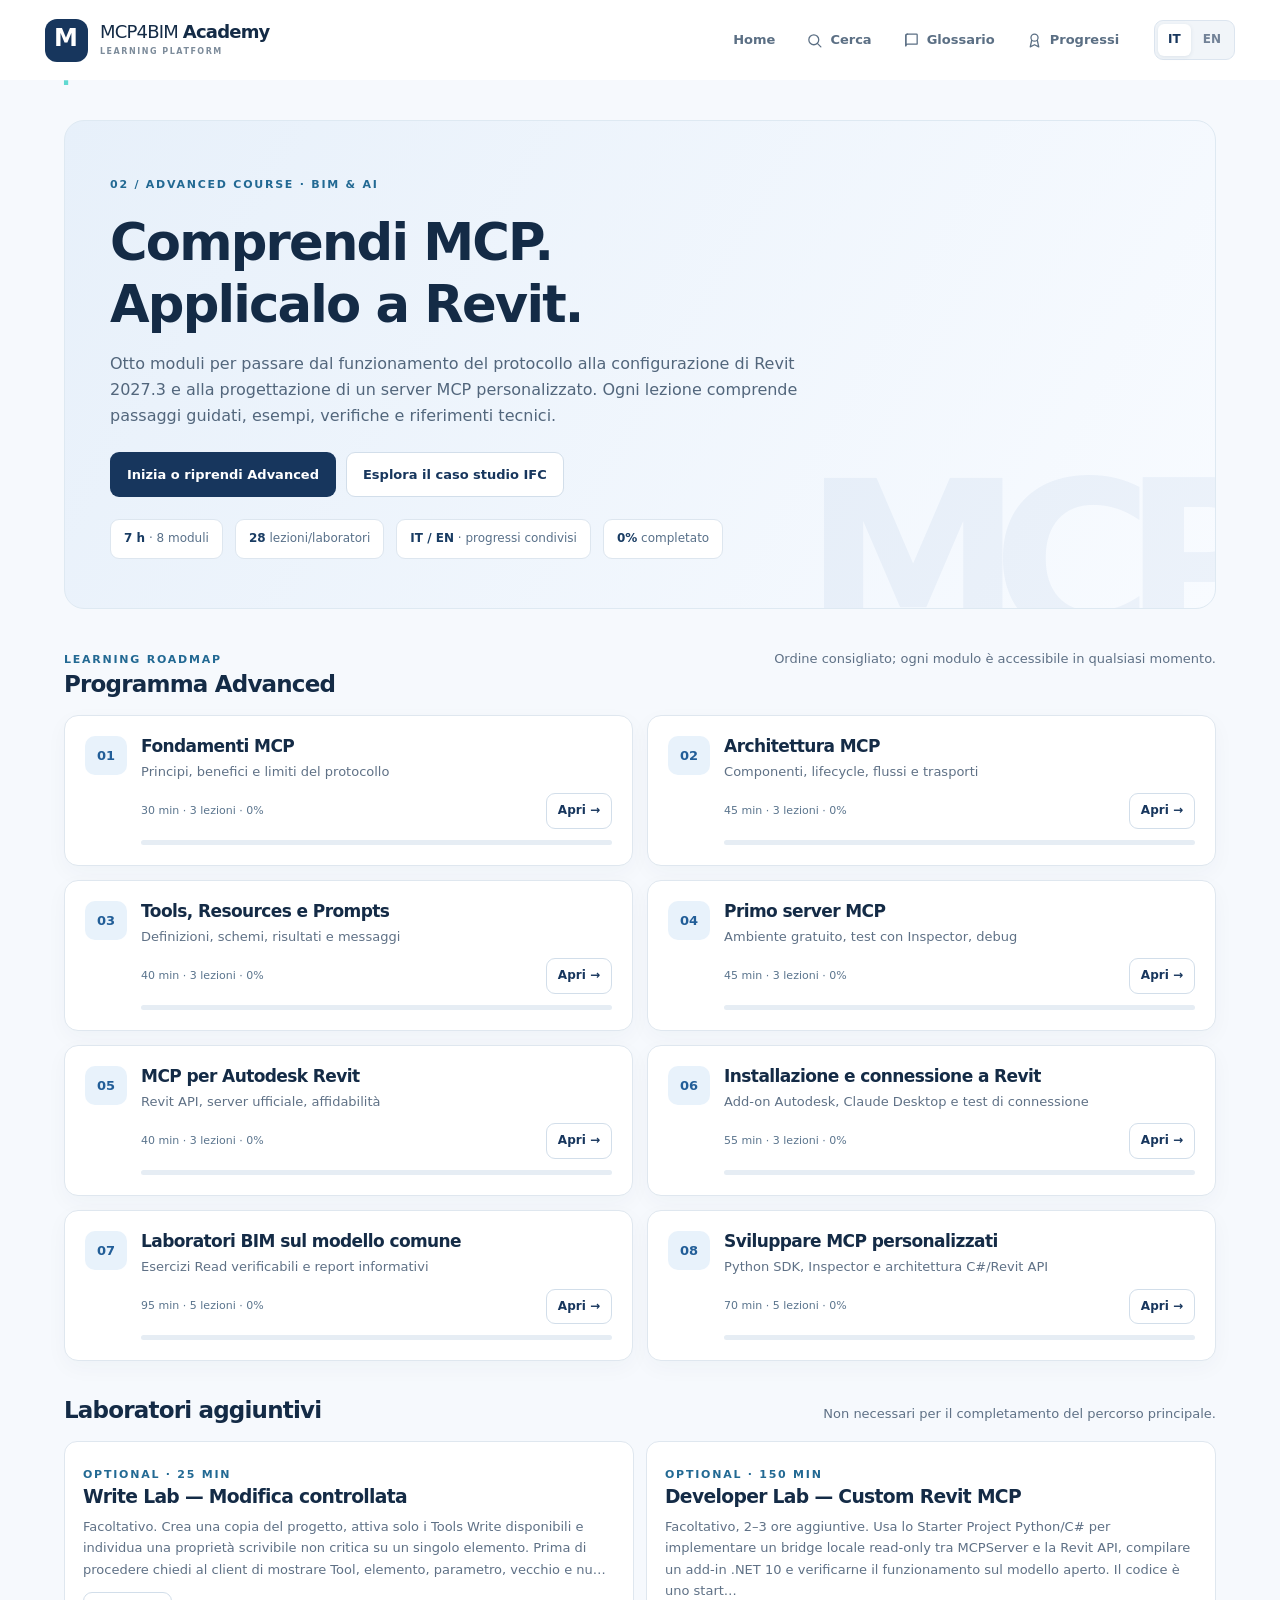
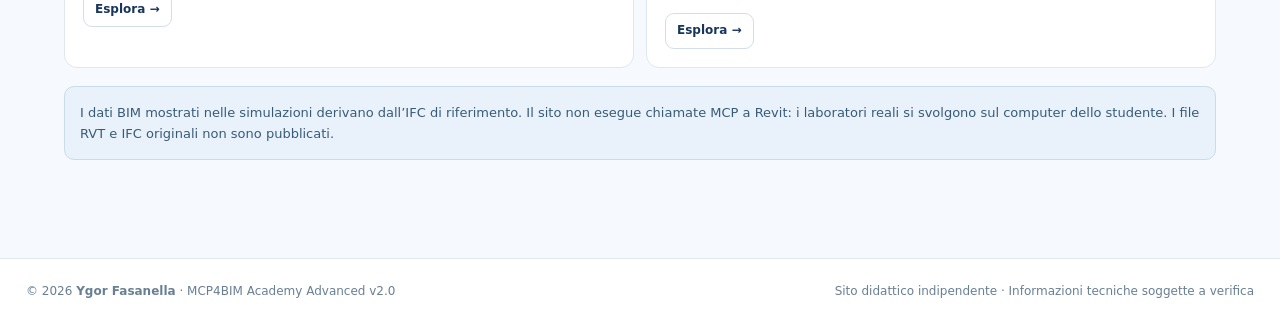
<file: advanced.html>
<!doctype html>
<html lang="it">
<head>
<meta charset="utf-8">
<meta name="viewport" content="width=device-width, initial-scale=1">
<meta name="theme-color" content="#17365d">
<meta name="description" content="MCP4BIM Academy Advanced: 8 moduli bilingui su Model Context Protocol, Autodesk Revit 2027.3, laboratori BIM e sviluppo Python/C#. Creato da Ygor Fasanella.">
<title>MCP4BIM Academy</title>
<link rel="stylesheet" href="assets/advanced.css">
<link rel="stylesheet" href="./src/shared-progress.css">
<link rel="stylesheet" href="./src/shared-header.css">
<link rel="stylesheet" href="./src/academy-global.css">
</head>
<body>
<div id="adv-root" aria-live="off"></div>
<noscript><p style="padding:2rem">This interactive course requires JavaScript. / Questo corso interattivo richiede JavaScript.</p></noscript>
<script src="src/data.js"></script>
<script src="assets/advanced-data.js"></script>
<script src="src/shared-progress.js"></script>
<script src="src/academy-header.js"></script>
<script src="assets/advanced-app.js"></script>
<script src="src/academy-global.js"></script>
</body>
</html>
</file>
<file: assets/advanced.css>
:root{--ink:#142b46;--muted:#5f7186;--border:#dfE7ef;--bg:#f6f9fd;--white:#fff;--navy:#17365d;--blue:#2968ac;--teal:#137e74;--mint:#e7f7f3;--violet:#6554a4;--soft:#edf3fa;--amber:#f3ead9;font-family:Inter,'Segoe UI',system-ui,sans-serif;color:var(--ink);background:var(--bg);font-synthesis:none}*{box-sizing:border-box}body{margin:0;min-width:320px;line-height:1.63}button,input,textarea{font:inherit}button{cursor:pointer}button:disabled{opacity:.5;cursor:not-allowed}a{color:#2462a4}a:hover{color:#163e70}button:focus-visible,a:focus-visible,input:focus-visible,summary:focus-visible{outline:3px solid #31aec0;outline-offset:3px}h1,h2,h3,p{margin:0}h1,h2,h3{line-height:1.2;letter-spacing:-.035em}strong{font-weight:720}small{font-size:12px}.header{height:75px;background:rgba(255,255,255,.97);border-bottom:1px solid var(--border);position:sticky;top:0;z-index:20}.header-inner{max-width:1460px;margin:auto;display:flex;justify-content:space-between;align-items:center;height:100%;padding:0 32px;gap:20px}.brand{color:var(--ink);display:flex;align-items:center;gap:11px;text-decoration:none;white-space:nowrap}.mark{width:39px;height:39px;border-radius:11px;background:var(--navy);color:#fff;display:grid;place-items:center;font-size:23px;font-weight:800}.mark b{color:#6dddcf}.brand strong{font-size:17px;letter-spacing:-.05em}.brand small{display:block;letter-spacing:.16em;font-size:9px;font-weight:750;color:#6e8297}.header-nav{display:flex;align-items:center;gap:8px}.header-nav a,.header-nav button:not(.language button){padding:9px 11px;background:transparent;border:0;border-radius:8px;color:#536b83;font-size:13px;font-weight:650;text-decoration:none}.header-nav a:hover,.header-nav button:hover{background:#edf2f7;color:#163e70}.language{border:1px solid var(--border);background:var(--white);padding:3px;border-radius:10px;display:flex;gap:1px}.language button{background:none;border:0;border-radius:7px;padding:6px 10px;font-weight:700;color:#708196;font-size:12px}.language button.active{background:var(--navy);color:#fff}.button{border:1px solid transparent;background:var(--navy);color:white;padding:11px 16px;border-radius:9px;font-weight:680;text-decoration:none;font-size:13px;display:inline-flex;align-items:center;justify-content:center;gap:8px}.button:hover{background:#244e7b;color:white}.button.secondary{background:white;color:var(--navy);border-color:#d2deea}.button.secondary:hover{background:#eef3fa;color:var(--navy)}.button.ghost{background:#eaf0f7;color:var(--navy)}.button.small{padding:7px 11px;font-size:12px}.landing,.utility{max-width:1200px;padding:40px 24px 80px;margin:auto}.eyebrow{font-size:11px;color:#226993;letter-spacing:.16em;font-weight:760;text-transform:uppercase}.hero{padding:49px 45px;background:linear-gradient(120deg,#e7f0fa,#f8fbff);border:1px solid #deE9f2;border-radius:20px;position:relative;overflow:hidden}.hero::after{content:'MCP';position:absolute;right:-38px;bottom:-64px;font-size:220px;line-height:1;font-weight:800;color:rgba(45,99,160,.055);letter-spacing:-.14em;pointer-events:none}.hero>*{position:relative;z-index:1}.hero h1{font-size:clamp(29px,4vw,52px);max-width:820px;margin:16px 0}.hero p{max-width:730px;font-size:16px;color:#52667c}.hero-actions{display:flex;gap:10px;flex-wrap:wrap;margin-top:23px}.metric-row{display:flex;gap:12px;flex-wrap:wrap;margin:22px 0 0}.metric{background:#fff;border:1px solid #dde6ef;border-radius:9px;padding:9px 13px;font-size:12px;color:#587089}.metric b{color:#193c63}.section-title{margin:36px 0 16px;display:flex;align-items:baseline;justify-content:space-between;gap:12px}.section-title h2{font-size:23px}.section-title p{font-size:13px;color:var(--muted)}.modules{display:grid;grid-template-columns:repeat(2,minmax(0,1fr));gap:14px}.module{background:white;border:1px solid var(--border);border-radius:14px;padding:20px;display:flex;gap:14px;align-items:flex-start;box-shadow:0 7px 22px rgba(18,45,75,.035)}.module:hover{border-color:#aec8e3}.num{background:#e8f2fb;color:#225e98;border-radius:10px;padding:9px 12px;font-weight:820;font-size:13px;min-width:41px;text-align:center}.module-body{flex:1;min-width:0}.module h3{font-size:17px;margin-bottom:5px}.module p{font-size:13px;color:var(--muted);margin-bottom:11px}.module-foot{display:flex;align-items:center;justify-content:space-between;gap:10px}.module-foot span{font-size:11px;color:#5a748d}.bar{height:5px;background:#e6edf4;border-radius:10px;overflow:hidden;margin-top:11px}.bar span{display:block;background:#177e79;height:100%}.optional-grid{display:grid;grid-template-columns:repeat(2,minmax(0,1fr));gap:12px}.optional-item{padding:18px;background:white;border-radius:13px;border:1px solid var(--border)}.optional-item p{font-size:13px;color:var(--muted);margin:8px 0 12px}.reader-layout{max-width:1460px;margin:auto;display:grid;grid-template-columns:305px minmax(0,1fr);align-items:start}.sidebar{position:sticky;top:75px;height:calc(100vh - 75px);background:#fff;border-right:1px solid var(--border);overflow-y:auto;padding:22px 14px 25px}.side-intro{padding:10px 12px 19px}.side-intro b{display:block;font-size:18px;margin:5px 0}.side-intro p{font-size:12px;color:var(--muted)}.side-title{font-size:10px;letter-spacing:.13em;text-transform:uppercase;color:#798da0;font-weight:780;padding:18px 12px 8px}.side-module{border:1px solid #e2eaf3;border-radius:11px;margin:9px 2px;overflow:hidden}.side-module-header{background:#f4f7fb;border:0;width:100%;text-align:left;padding:12px 11px;display:flex;gap:10px;align-items:center;color:var(--ink);font-size:12px;font-weight:750}.side-module-header .n{color:#4879ab}.side-module-header .score{margin-left:auto;color:#087f70}.side-items{padding:5px}.side-items button{width:100%;background:none;text-align:left;border:0;padding:10px 9px;border-radius:7px;display:flex;gap:9px;font-size:12px;color:#536a80}.side-items button:hover{background:#eff4fa}.side-items button.active{background:#e4effa;color:#17365d;font-weight:700}.side-items .done{color:#137e74}.side-quiz{font-weight:730;color:#226994!important}.main-reader{min-width:0;padding:31px clamp(17px,5vw,70px) 65px}.breadcrumb{font-size:11px;color:#70859b;letter-spacing:.07em;text-transform:uppercase;display:flex;align-items:center;gap:8px;flex-wrap:wrap}.lesson-head{background:#fff;border:1px solid var(--border);border-radius:15px;padding:28px 32px;margin:17px 0 20px}.lesson-head h1{font-size:clamp(26px,3vw,37px);margin:11px 0 9px}.lesson-head p{font-size:14px;color:var(--muted)}.lesson-meta{display:flex;gap:11px;align-items:center;font-size:11px;color:#52708c}.pill{padding:5px 9px;border-radius:20px;background:#e9f4f3;color:#116f65;font-size:10px;font-weight:760}.step-panel{background:#fff;border:1px solid var(--border);border-radius:15px;overflow:hidden}.step-top{padding:19px 28px;border-bottom:1px solid #e9eef5;display:flex;justify-content:space-between;align-items:center;gap:15px}.step-top b{font-size:13px}.step-dots{display:flex;gap:5px}.step-dots button{background:#e9eef5;color:#537089;border:0;border-radius:7px;min-width:30px;height:30px;font-weight:700;font-size:11px}.step-dots button.active{background:var(--navy);color:white}.step-body{padding:31px;min-height:320px}.step-body h2{font-size:25px;margin-bottom:17px}.reading-text{font-size:15px;line-height:1.85;color:#324c65;max-width:850px;white-space:normal}.reading-text p+p{margin-top:16px}.reading-text code{background:#edf2f7;padding:2px 4px;border-radius:4px;font-size:.91em}.highlight{background:#f0f6fc;border-left:3px solid #5ca4d5;padding:15px 17px;border-radius:6px;margin-top:22px;font-size:13px;color:#34546f}.lab-note{background:#fff6e8;border:1px solid #f0d6a4;padding:12px 16px;border-radius:10px;font-size:12px;color:#7c5525;margin-top:20px}.codebar{display:flex;align-items:center;justify-content:space-between;border:1px solid #e0e8f0;border-radius:11px 11px 0 0;background:#eaf0f6;color:#426380;padding:9px 12px;margin-top:24px;font-size:12px}.codebar button{border:0;background:#fff;border-radius:6px;color:#245a8c;font-weight:700;padding:5px 9px}.codeblock{margin:0;background:#172d46;color:#d9f7ed;font-size:12px;line-height:1.7;white-space:pre;overflow:auto;border-radius:0 0 11px 11px;padding:20px;tab-size:2}.lesson-actions{padding:17px 28px;display:flex;justify-content:space-between;align-items:center;gap:12px;border-top:1px solid #e9eef5;flex-wrap:wrap}.right-actions{display:flex;gap:9px;flex-wrap:wrap}.footer{border-top:1px solid var(--border);background:#fff;padding:23px 26px;color:#687f94;font-size:12px}.footer-inner{max-width:1400px;margin:auto;display:flex;align-items:center;justify-content:space-between;gap:12px;flex-wrap:wrap}.footer a{color:#416e9a}.ifc{background:#f6f9fc;border:1px solid #e0e8f0;border-radius:12px;padding:18px;margin-top:25px}.ifc h3,.simulator h3{font-size:14px;margin-bottom:12px}.ifc-head{display:flex;align-items:center;flex-wrap:wrap;justify-content:space-between;gap:10px}.ifc select{border:1px solid #bdcedf;background:white;color:#203b59;border-radius:8px;padding:8px 12px;font-size:12px}.ifc-result{display:flex;align-items:center;gap:15px;margin:13px 0}.ifc-count{font-size:34px;font-weight:850;color:#163b65}.ifc-sub{font-size:11px;color:#5d7287}.ifc-bars{display:flex;align-items:end;height:69px;gap:5px;margin:10px 0 8px}.ifc-bars span{flex:1;max-width:24px;background:#a9c6e0;border-radius:4px 4px 1px 1px}.ifc p{font-size:11px;color:#698097;line-height:1.5}.simulator{background:#f6f9fc;border:1px solid #e0e8f0;border-radius:12px;padding:18px;margin-top:22px}.sim-flow{display:grid;grid-template-columns:repeat(4,1fr);gap:7px}.sim-flow button{background:white;border:1px solid #dfE6f0;border-radius:9px;min-height:67px;padding:9px 6px;color:#42617f;font-size:11px;font-weight:740}.sim-flow button.active{background:#17365d;color:white}.sim-detail{background:#e6eff9;border-radius:10px;padding:15px;margin-top:12px;font-size:13px;color:#244869}.quiz-question{border:1px solid #e0e7ef;border-radius:11px;padding:17px;margin:15px 0}.quiz-question b{display:block;margin-bottom:11px}.quiz-answer{display:block;border-radius:7px;padding:7px 9px;font-size:13px;cursor:pointer}.quiz-answer:hover{background:#f1f6fa}.quiz-answer input{margin-right:7px;accent-color:#1d689c}.quiz-feedback{margin-top:9px;color:#256e60;background:#edf8f3;border-radius:8px;padding:10px;font-size:12px}.quiz-feedback.wrong{color:#98542d;background:#fff3e7}.score-line{font-size:14px;font-weight:780;margin:12px 0}.utility h1{font-size:34px;margin:10px 0 20px}.util-card{border:1px solid var(--border);padding:24px;border-radius:14px;background:white;margin-top:18px}.source-list{display:grid;gap:12px}.source-list a{background:white;padding:16px;border-radius:10px;border:1px solid var(--border);text-decoration:none;font-weight:680}.source-list a:hover{background:#f1f7fb}.progress-grid{display:grid;grid-template-columns:repeat(4,1fr);gap:11px;margin-bottom:25px}.progress-stat{background:white;border:1px solid var(--border);border-radius:12px;padding:16px}.progress-stat b{display:block;font-size:25px;color:#173e6b}.progress-stat span{font-size:11px;color:#688196}.checklist{display:grid;gap:9px;margin-top:19px}.checkrow{background:#f7fafc;border:1px solid #e3eaf1;padding:11px 13px;border-radius:8px;display:flex;gap:9px;align-items:flex-start;font-size:13px}.checkrow input{accent-color:#157e72;margin-top:5px}.helper{font-size:12px;color:#658096}.pre-req{font-size:12px;background:#fff7eb;border:1px solid #f1dfc3;padding:12px;border-radius:9px}.field{background:#fff;border:1px solid var(--border);padding:12px;border-radius:8px;min-width:0}.search-input{width:100%;padding:12px 14px;border:1px solid #bdccdc;border-radius:9px;margin:18px 0}.search-result{width:100%;border:1px solid var(--border);background:white;padding:13px 15px;text-align:left;border-radius:9px;margin-top:9px;color:#304b63}.search-result b{display:block}.search-result small{color:var(--muted)}.glossary-list{display:grid;grid-template-columns:repeat(2,minmax(0,1fr));gap:13px}.glossary-item{background:#fff;border:1px solid var(--border);border-radius:10px;padding:15px}.glossary-item b{font-size:15px}.glossary-item p{font-size:12px;color:#5a738d;margin-top:5px}.toast{position:fixed;bottom:22px;right:25px;background:#17365d;color:#fff;border-radius:10px;padding:12px 19px;z-index:90;font-size:13px;box-shadow:0 15px 40px #17365d33}.mobile-toggle{display:none}.hidden{display:none!important}.download{font-size:13px;margin-top:20px}.notice{border:1px solid #cbdce9;background:#e9f2fa;padding:15px;border-radius:10px;margin:18px 0;color:#385b78;font-size:13px}@media(max-width:960px){.reader-layout{grid-template-columns:240px minmax(0,1fr)}.sidebar{padding:14px 8px}.main-reader{padding:24px 22px 55px}.step-body{padding:22px}.lesson-head{padding:23px}.header-inner{padding:0 18px}.header-nav{gap:1px}}@media(max-width:720px){.header{height:66px}.brand strong{font-size:15px}.mark{height:34px;width:34px}.header-nav a,.header-nav button{font-size:12px!important;padding:7px 6px!important}.header-nav .desktop{display:none}.mobile-toggle{display:block!important}.landing,.utility{padding:24px 14px 70px}.hero{padding:34px 24px}.hero h1{font-size:31px}.modules,.optional-grid,.glossary-list{grid-template-columns:1fr}.reader-layout{display:block}.sidebar{height:auto;position:fixed;left:0;top:66px;bottom:0;z-index:18;width:min(310px,88vw);box-shadow:5px 20px 50px #2345;transform:translateX(-110%);transition:transform .2s}.sidebar.open{transform:translateX(0)}.main-reader{padding:16px 13px 40px}.lesson-head{padding:19px}.step-top{padding:15px 13px;flex-wrap:wrap}.step-body{padding:23px 16px}.step-body h2{font-size:22px}.lesson-actions{padding:15px}.progress-grid{grid-template-columns:repeat(2,1fr)}.sim-flow button{font-size:10px;min-height:56px}.header-nav a.desktop,.header-nav button.desktop{display:none}}@media print{.header,.sidebar,.lesson-actions,.step-dots,.footer,.simulator button,.ifc select{display:none!important}.reader-layout{display:block}.main-reader{padding:0}.lesson-head,.step-panel{border:0}body{background:white}.step-panel{break-inside:avoid}}
</file>
<file: src/shared-progress.css>
/* Reused on both Academy tracks; data is read from their existing localStorage keys. */
.academy-progress-grid{display:grid;grid-template-columns:repeat(2,minmax(0,1fr));gap:18px;margin:23px 0 29px}
.academy-progress-card{background:#fff;border:1px solid #dce5ef;border-radius:14px;padding:22px;box-shadow:0 5px 22px rgba(22,52,90,.035);min-width:0}
.academy-progress-head{display:flex;justify-content:space-between;align-items:center;gap:12px}
.academy-progress-head h2{font-size:20px;letter-spacing:-.04em;margin:4px 0 0;color:#17365d}
.academy-progress-head strong{font-size:28px;color:#17365d;white-space:nowrap;font-variant-numeric:tabular-nums}
.academy-progress-overline{font-size:10px;letter-spacing:.12em;color:#7c8fa4;font-weight:750}
.academy-course-meter{height:9px;border-radius:99px;overflow:hidden;background:#e7eef6;margin:17px 0 12px}
.academy-course-meter span{display:block;height:100%;border-radius:inherit;background:linear-gradient(90deg,#55bfc0,#347fbb);transition:width .2s}
.academy-progress-foot{display:flex;justify-content:space-between;gap:12px;flex-wrap:wrap;font-size:12px;color:#61758a}
.academy-progress-foot b{color:#17365d}
.academy-progress-note{font-size:11px;color:#687b90;margin:12px 0 0;line-height:1.5}
.academy-progress-detail-heading{font-size:20px;letter-spacing:-.03em;margin:24px 0 16px;color:#17365d}
@media(max-width:660px){.academy-progress-grid{grid-template-columns:1fr}.academy-progress-card{padding:18px}.academy-progress-head h2{font-size:19px}}
</file>
<file: src/shared-header.css>
/* Same top navigation bar as the main Academy site, with Advanced routing. */
.topbar{height:80px;background:rgba(255,255,255,.97);border-bottom:1px solid var(--line);position:sticky;top:0;z-index:30;backdrop-filter:blur(20px)}
.topbar .top-inner{max-width:1432px;padding:0 45px;margin:auto;height:100%;display:flex;justify-content:space-between;align-items:center}
.topbar .brand{display:flex;gap:12px;align-items:center;background:none;border:0;padding:0;color:var(--ink);text-align:left}
.topbar .brand-mark{width:43px;height:43px;background:var(--navy);color:white;display:grid;place-items:center;border-radius:12px;font-size:24px;font-weight:800;letter-spacing:-.13em;padding-right:4px}
.topbar .brand-mark span{color:#60d9d1}
.topbar .brand-text{font-size:18px;line-height:1.05;font-weight:500;letter-spacing:-.045em}
.topbar .brand-text strong{font-weight:800}
.topbar .brand-text small{display:block;font-size:8px;letter-spacing:.19em;color:#7d8c9b;font-weight:750;margin-top:6px}
.topbar .top-right{display:flex;gap:15px;align-items:center}
.topbar .nav-min{display:flex;align-items:center;gap:7px;background:transparent;border:0;padding:10px 8px;font-size:13px;font-weight:650;color:#5b6f84;border-radius:7px}
.topbar .nav-min:hover,.topbar .nav-min:focus-visible{background:#f3f7fb;color:var(--navy)}
.topbar .lang-switch{display:flex;border:1px solid #dce5ef;background:#f1f5f9;padding:3px;border-radius:9px;gap:2px;margin-left:12px}
.topbar .lang-switch button{padding:6px 10px;border:0;border-radius:6px;background:transparent;color:#728297;font-weight:750;font-size:12px}
.topbar .lang-switch .on{background:var(--white);color:var(--navy);box-shadow:0 1px 4px #14375b17}
.topbar .mobile-menu{display:none;border:0;background:transparent;color:var(--navy)}
.topbar .brand{cursor:pointer;text-decoration:none;white-space:nowrap;color:#142b46}
.topbar .nav-min{cursor:pointer;text-decoration:none}
.topbar .lang-switch button{cursor:pointer}
@media(max-width:1040px){.topbar .top-inner{padding:0 24px}.topbar .top-right{gap:6px}}
@media(max-width:790px){.topbar{height:68px}.topbar .top-inner{padding:0 17px}.topbar .brand-mark{width:38px;height:38px}.topbar .brand-text{font-size:16px}.topbar .nav-min{padding:8px}.topbar .nav-min span{display:none}.topbar .mobile-menu{display:grid;place-items:center}.topbar .lang-switch{margin-left:2px}.topbar .top-right>.nav-min:first-child{display:none}.topbar .top-inner{gap:7px}.topbar .top-right{flex-shrink:0}}
@media(max-width:480px){.topbar .top-right{gap:0}.topbar .top-right>.nav-min{padding:8px 6px}.topbar .top-right>.nav-min:nth-child(4){display:none}.topbar .brand{gap:7px}.topbar .brand-text small{display:none}.topbar .brand-text{font-size:15px}.topbar .lang-switch button{padding:6px 8px}.topbar .mobile-menu{padding:6px}}
@media print{.topbar{display:none!important}}

@media(max-width:480px){.topbar .top-right>.nav-min:nth-child(2){display:none}.topbar .top-right>.nav-min:nth-child(4){display:flex}}
.topbar .brand-text strong{font-size:inherit}

/* Match the Essentials brand sizing and flex shrinking on compact devices. */
.topbar .brand{white-space:normal}
.topbar .brand strong{letter-spacing:inherit}

/* Keep Search, Glossary and Progress equally accessible on both tracks. */
@media(max-width:480px){.topbar .top-right>.nav-min:nth-child(2),.topbar .top-right>.nav-min:nth-child(4){display:flex}.topbar .brand-text{display:none}.topbar .top-inner{gap:4px}}
</file>
<file: src/academy-global.css>
/* Cross-track Academy Search, Glossary and Advanced-style Progress page. */
body.academy-global-page #app > main,body.academy-global-page #adv-root > main,
body.academy-global-page #app > footer,body.academy-global-page #adv-root > footer{display:none!important}
body.academy-global-dialog{overflow:hidden}
#academy-global-ui{font-family:Inter,'Segoe UI',system-ui,sans-serif;color:#142b46;--ag-navy:#17365d;--ag-border:#dfe7ef;--ag-muted:#6c7e91}
#academy-global-ui *{box-sizing:border-box}
#academy-global-ui button,#academy-global-ui input{font:inherit}
#academy-global-ui button{cursor:pointer}
#academy-global-ui :focus-visible{outline:3px solid #67b6da;outline-offset:3px}
.ag-utility-page{max-width:850px;margin:0 auto;padding:54px 26px 100px;min-height:calc(100vh - 145px)}
.ag-advanced-utility{max-width:1080px;margin:auto;padding:42px 28px 100px;min-height:calc(100vh - 145px)}
.ag-back{border:0;background:none;display:flex;align-items:center;gap:8px;color:#487da5;font-size:12px!important;font-weight:750!important;padding:0!important;margin-bottom:38px;cursor:pointer}
.ag-overline{font-size:11px;letter-spacing:.16em;font-weight:800;color:#377ba7}
.ag-utility-head h1{font-size:41px;letter-spacing:-.05em;margin:10px 0 12px;line-height:1.17}
.ag-utility-head>p{font-size:14px;color:var(--ag-muted);line-height:1.7;margin:0 0 28px}
.ag-search-wrap{display:flex;align-items:center;gap:14px;padding:0 18px;background:white;border:1px solid #dce5ee;border-radius:12px;box-shadow:0 6px 20px #12304c0a;height:56px;color:#6e8498}
.ag-search-wrap:focus-within{border-color:#5e9ac5;box-shadow:0 0 0 3px #a5d1ea50}
.ag-search-wrap input{background:transparent;border:0;outline:none;flex:1;min-width:0;color:#203956;font-size:14px}
.ag-result-count{margin:23px 0 13px;color:#6a8299;font-size:12px}
.ag-search-results{display:flex;flex-direction:column;gap:9px}
.ag-search-result{display:block;position:relative;text-decoration:none;color:#142b46;border:1px solid #e0e7ef;background:#fff;border-radius:11px;padding:16px 45px 16px 18px;transition:border-color .18s,box-shadow .18s}
.ag-search-result:hover{border-color:#8abce0;box-shadow:0 7px 22px #153d5d12}
.ag-result-meta{display:flex;align-items:center;gap:10px;flex-wrap:wrap;color:#7b889a;font-size:11px;margin-bottom:7px}
.ag-course-chip{background:#eaf4fb;color:#246799;border-radius:5px;padding:4px 7px;font-size:10px;font-weight:750}
.ag-search-result strong{display:block;font-size:15px}
.ag-search-result p{font-size:12px;color:#6b7c8f;line-height:1.65;margin:7px 0 0}
.ag-result-arrow{position:absolute;right:17px;top:43%;color:#3d7da5}
.ag-empty{border:1px dashed #cbd8e3;padding:26px;border-radius:10px;color:#7a8798}
.ag-backdrop{position:fixed;inset:0;z-index:1000;background:#13294186;display:flex;align-items:center;justify-content:center;padding:24px}
.ag-modal-panel{width:min(690px,100%);max-height:min(86vh,790px);background:#fff;border-radius:18px;padding:27px 30px 18px;box-shadow:0 30px 95px #112b4690;display:flex;flex-direction:column;min-height:0}
.ag-modal-head{display:flex;align-items:flex-start;justify-content:space-between;gap:14px;margin-bottom:20px}
.ag-modal-head h2{font-size:31px;letter-spacing:-.055em;margin:6px 0 8px}
.ag-modal-head p{margin:0;color:#6c7e90;font-size:13px;line-height:1.6}
.ag-modal-close{display:grid;place-items:center;background:#f0f5f9;border:0;border-radius:9px;width:37px;height:37px;flex-shrink:0;color:#31516d}
.ag-modal-panel .ag-search-wrap{flex-shrink:0;height:49px}
.ag-glossary-list{overflow-y:auto;min-height:0;flex:1;padding:8px 1px 12px;margin-top:12px}
.ag-term{padding:16px 3px;border-bottom:1px solid #edf0f4}
.ag-term h3{margin:0 0 6px;font-size:14px;color:#173c5d}
.ag-term p{margin:0;color:#60768a;font-size:13px;line-height:1.6}
.ag-advanced-utility h1{font-size:36px;letter-spacing:-.045em;margin:10px 0 14px}
.ag-advanced-utility>.ag-progress-intro{color:#64768b;font-size:14px;line-height:1.7;max-width:850px;margin:0 0 25px}
.ag-tabs{display:flex;gap:8px;background:#eef3f9;padding:6px;border:1px solid #dfe7ef;border-radius:12px;margin:18px 0 29px;max-width:510px}
.ag-tabs button{flex:1;border:0;border-radius:9px;background:transparent;color:#60758b;font-size:13px;font-weight:750;padding:12px 16px}
.ag-tabs button[aria-selected="true"]{background:#fff;color:#193f68;box-shadow:0 2px 9px #16375d16}
.ag-detail-heading{font-size:23px;letter-spacing:-.035em;margin:24px 0 17px}
.ag-progress-grid{display:grid;grid-template-columns:repeat(3,minmax(0,1fr));gap:11px;margin-bottom:25px}
.ag-progress-stat{background:#fff;border:1px solid var(--ag-border);border-radius:12px;padding:16px}
.ag-progress-stat b{display:block;font-size:25px;color:#173e6b;line-height:1.3}
.ag-progress-stat span{font-size:11px;color:#688196}
.ag-util-card{background:#fff;border:1px solid var(--ag-border);border-radius:12px;padding:22px;margin-bottom:22px}
.ag-util-card h2{font-size:18px;letter-spacing:-.02em;margin:0 0 13px}
.ag-util-card p.ag-helper{font-size:13px;color:#6b8093;line-height:1.6;margin:9px 0 16px}
.ag-actions{display:flex;gap:8px;flex-wrap:wrap}
.ag-button{padding:10px 15px;border:1px solid #d5e2ed;border-radius:8px;background:#f5f9fc;color:#315b7d;font-size:12px;font-weight:700}
.ag-button:hover{background:#e9f1f8}
.ag-progress-module{display:block;padding:14px 16px;border:1px solid #e2e9ef;border-radius:8px;background:#fbfdff;margin:8px 0;color:inherit;text-decoration:none}
.ag-progress-module:hover{border-color:#a1c9e2;background:#f7fbff}
.ag-progress-module b{display:block;color:#1e436c;font-size:14px;margin-bottom:5px}
.ag-progress-module small{display:block;color:#6f8497;font-size:12px}
.ag-notice{margin-top:15px;border-radius:8px;background:#fff4e6;color:#825100;padding:14px;font-size:13px}
@media(max-width:640px){.ag-utility-page,.ag-advanced-utility{padding:30px 17px 70px}.ag-utility-head h1,.ag-advanced-utility h1{font-size:29px}.ag-back{margin-bottom:27px}.ag-modal-panel{padding:22px 18px 12px}.ag-backdrop{padding:12px}.ag-modal-head h2{font-size:25px}.ag-progress-grid{grid-template-columns:1fr 1fr}.ag-progress-stat:last-child{grid-column:1/-1}.ag-tabs{max-width:none}.ag-tabs button{padding:12px 8px}}
@media(prefers-reduced-motion:reduce){.ag-search-result{transition:none}}
@media print{#academy-global-ui .ag-back,#academy-global-ui .ag-tabs,#academy-global-ui .ag-actions{display:none!important}}

/* Large, selectable course cards: same visual vocabulary as the two-course overview. */
.ag-course-tabs{display:grid;grid-template-columns:repeat(2,minmax(0,1fr));gap:24px;margin:23px 0 34px}
.ag-course-tab{font-family:inherit;text-align:left;background:#fff;border:1px solid #d6e3ef;color:#122f54;border-radius:20px;padding:28px 31px;min-height:249px;width:100%;box-shadow:0 8px 22px #15345408;transition:border-color .15s,box-shadow .15s}
.ag-course-tab:hover{border-color:#7eb5d4;box-shadow:0 10px 28px #17375d12}
.ag-course-tab.is-active{border-color:#4797c4;box-shadow:0 0 0 2px #4797c42b,0 12px 27px #14385b12}
.ag-course-head{display:flex;justify-content:space-between;align-items:center;gap:14px;margin:0 0 23px}
.ag-course-overline{font-size:12px;font-weight:800;letter-spacing:.13em;color:#8094aa}
.ag-course-head h2{font-size:25px;letter-spacing:-.04em;color:#113966;margin:13px 0 0}
.ag-course-percent{font-size:38px;font-weight:800;line-height:1;color:#123967;white-space:nowrap}
.ag-course-meter{height:13px;background:#e4ebf3;border-radius:50px;overflow:hidden}
.ag-course-meter span{height:100%;display:block;background:linear-gradient(90deg,#54c0bc,#3587bd);border-radius:50px;transition:width .2s}
.ag-course-foot{display:flex;justify-content:space-between;gap:12px;margin-top:21px;color:#577493;font-size:13px}
.ag-course-foot b{color:#123a68}
.ag-course-note{color:#65809b;font-size:12px;margin:18px 0 0}
@media(max-width:720px){.ag-course-tabs{grid-template-columns:1fr;gap:15px}.ag-course-tab{min-height:0;padding:22px}.ag-course-percent{font-size:32px}.ag-course-head h2{font-size:22px}.ag-course-foot{font-size:12px;flex-wrap:wrap}}
@media print{#academy-global-ui .ag-course-tabs{display:grid!important}}
</file>
